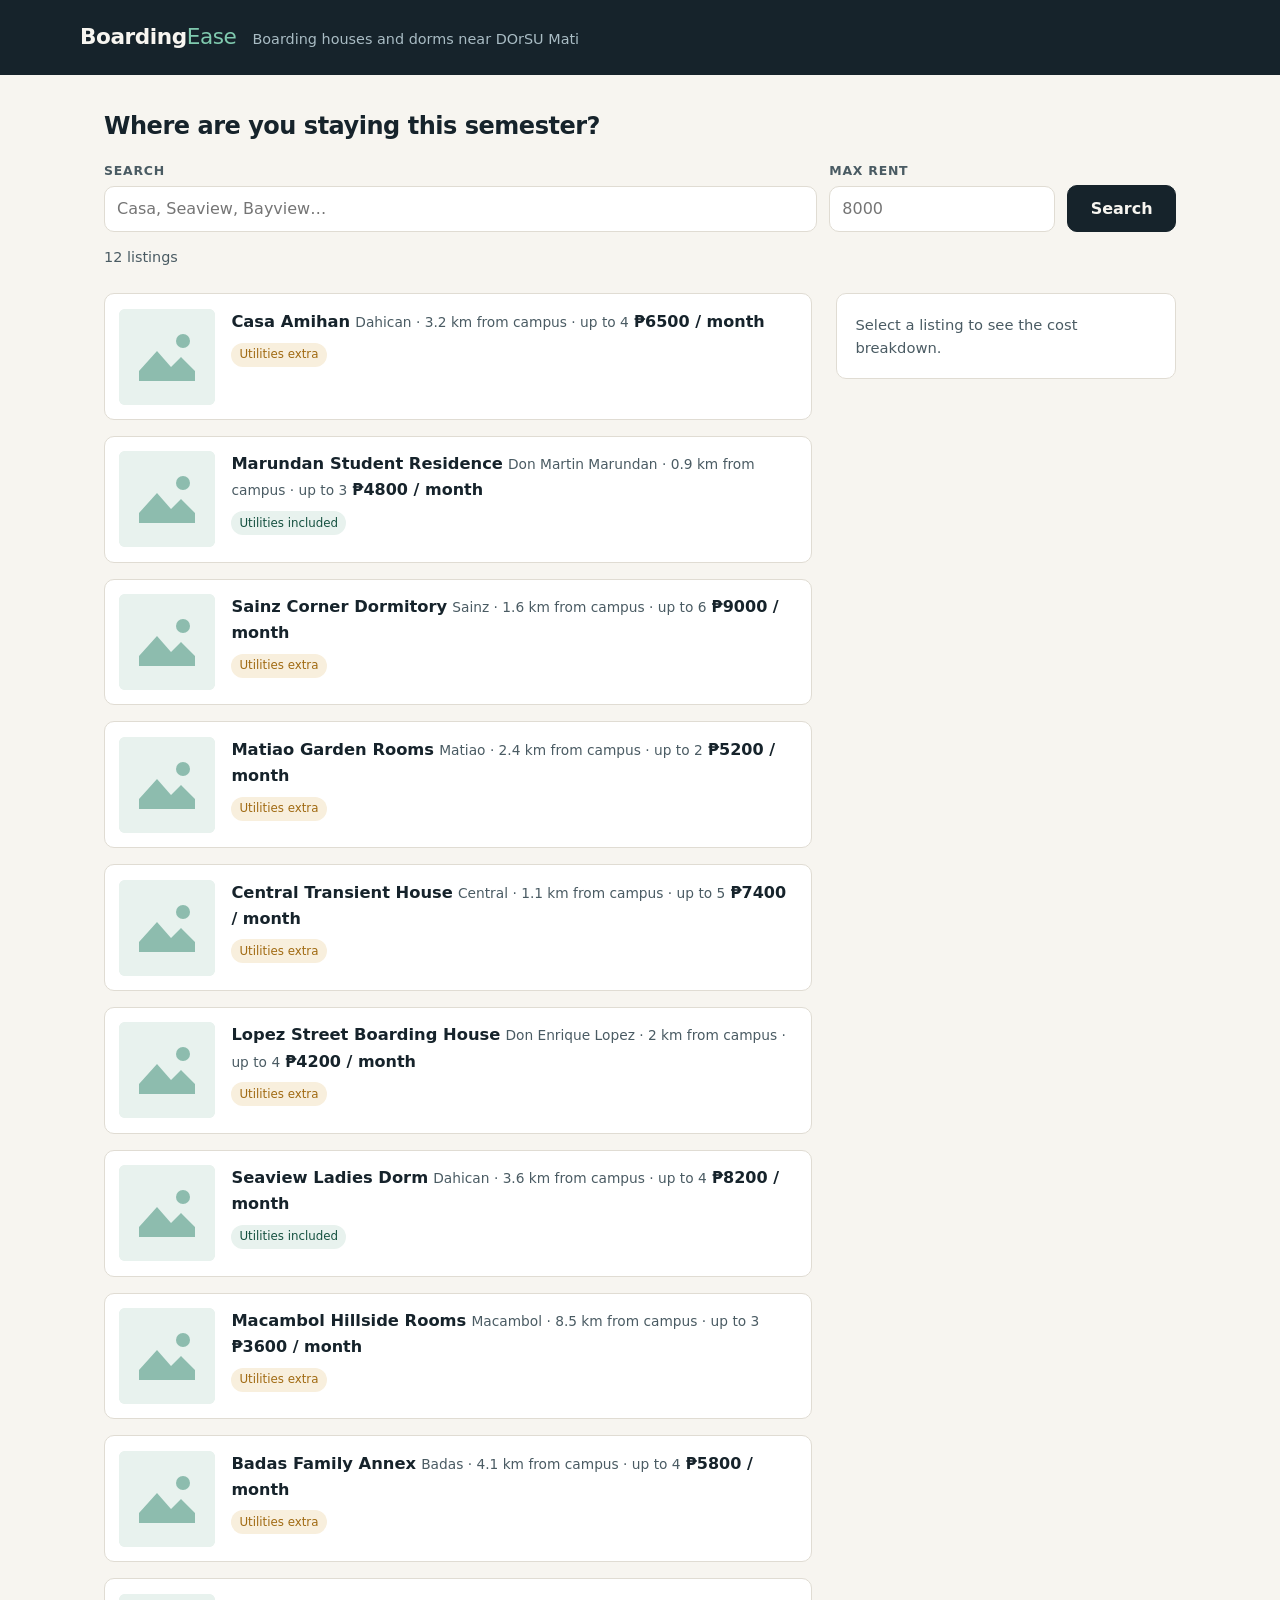
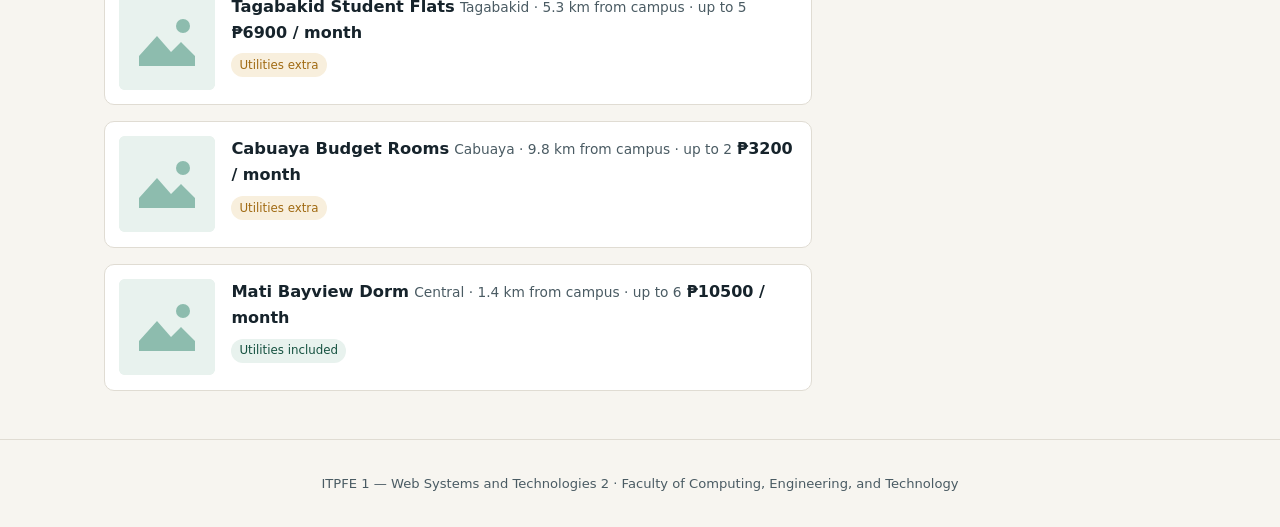
<file: boardingease/index.html>
<!doctype html>
<html lang="en">
  <head>
    <meta charset="UTF-8" />
    <meta name="viewport" content="width=device-width, initial-scale=1.0" />
    <title>BoardingEase — find a place near campus</title>
    <link rel="stylesheet" href="./css/main.css" />
  </head>

  <body>
    <header class="masthead">
      <div class="masthead__inner">
        <p class="wordmark">Boarding<span>Ease</span></p>
        <p class="masthead__tagline">
          Boarding houses and dorms near DOrSU Mati
        </p>
      </div>
    </header>

    <main class="layout">
      <section class="search" aria-labelledby="search-heading">
        <h1 id="search-heading" class="search__heading">
          Where are you staying this semester?
        </h1>

        <form class="search__form" id="search-form">
          <label class="field">
            <span class="field__label">Search</span>
            <input
              class="field__input"
              type="search"
              id="search-input"
              name="query"
              placeholder="Casa, Seaview, Bayview…"
              autocomplete="off"
            />
          </label>

          <label class="field field--narrow">
            <span class="field__label">Max rent</span>
            <input
              class="field__input"
              type="number"
              id="max-rent"
              name="maxRent"
              min="0"
              step="500"
              placeholder="8000"
            />
          </label>

          <button class="button" type="submit">Search</button>
        </form>

        <p class="search__count" id="result-count" role="status"></p>
      </section>

      <div class="columns">
        <section class="results" aria-labelledby="results-heading">
          <h2 id="results-heading" class="visually-hidden">Search results</h2>

          <ul class="results__list" id="results-list">
            <!-- Dire ta mag insert ug card list -->
          </ul>
        </section>

        <aside class="detail" id="detail-panel" aria-live="polite">
          <!-- Gi puno ni sa JS. renderDetail() ang mag butang sa sulod. -->
          <p class="detail__empty">
            Select a listing to see the cost breakdown.
          </p>
        </aside>
      </div>
    </main>

    <footer class="footer">
      <p>
        ITPFE 1 — Web Systems and Technologies 2 · Faculty of Computing,
        Engineering, and Technology
      </p>
    </footer>
    <script type="module" src="js/app.js"></script>
  </body>
</html>
</file>
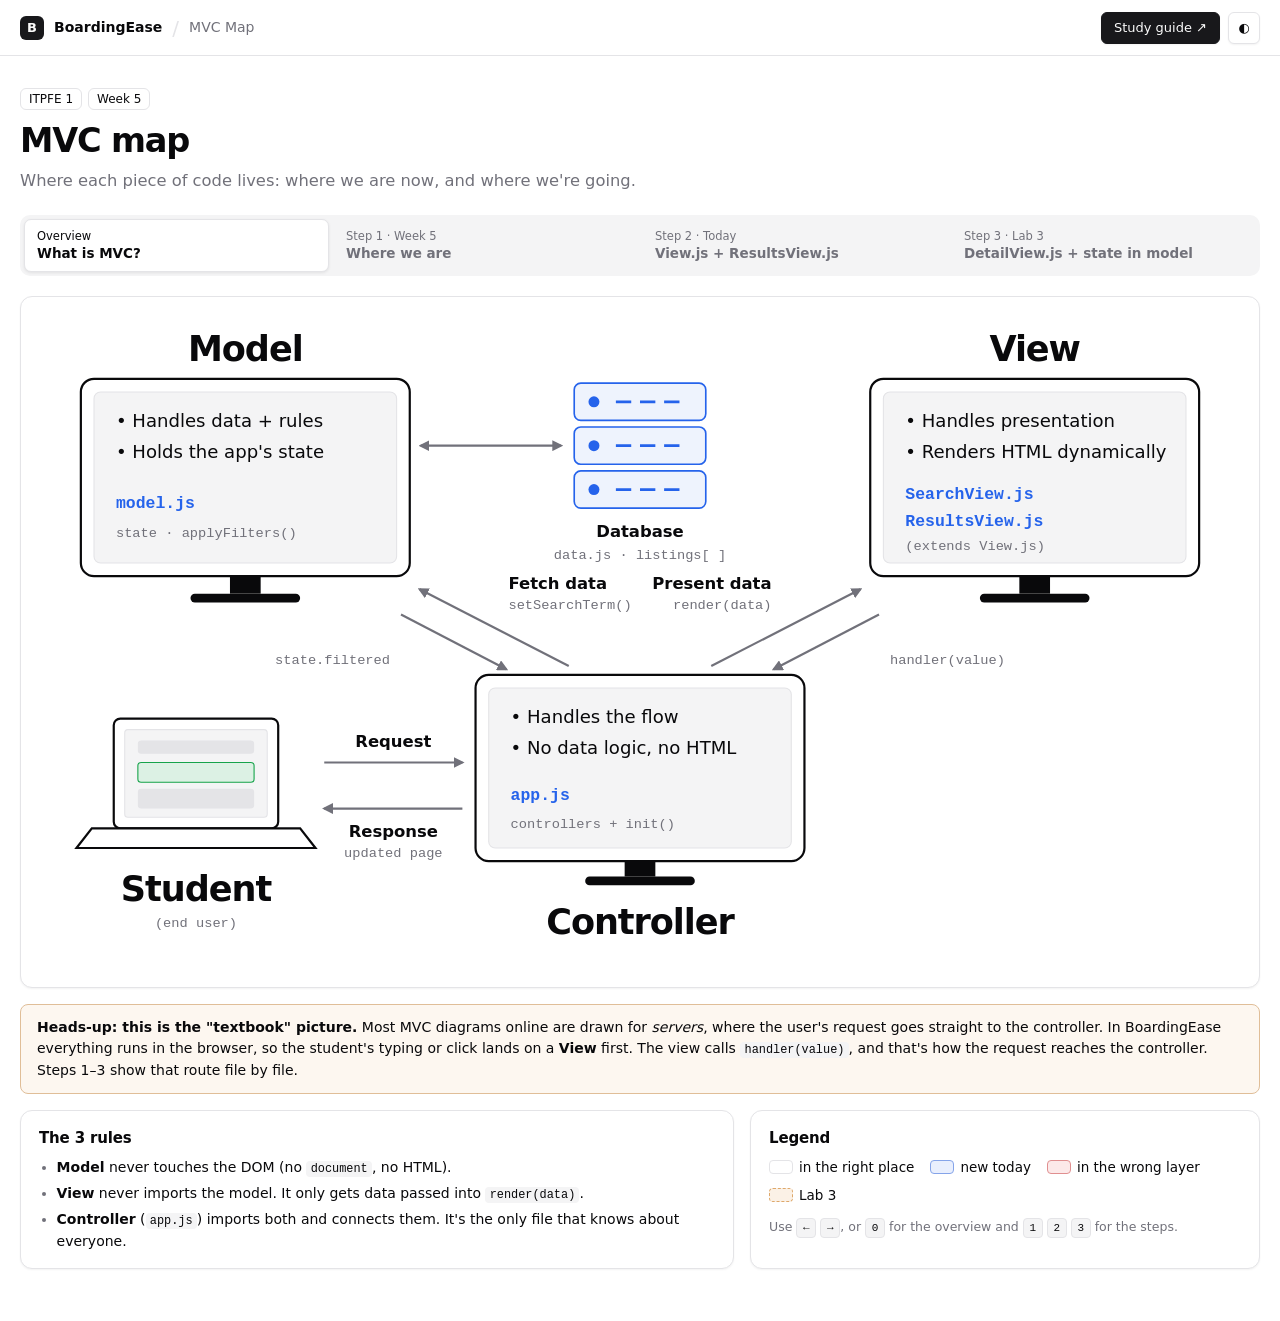
<file: boardingease/mvc-diagram.html>
<!doctype html>
<html lang="en">
  <head>
    <meta charset="UTF-8" />
    <meta name="viewport" content="width=device-width, initial-scale=1.0" />
    <title>BoardingEase MVC Map</title>
    <style>
      /* ---------- Tokens (shadcn / zinc), same as study-guide.html ---------- */
      :root {
        --background: #ffffff;
        --foreground: #09090b;
        --muted: #f4f4f5;
        --muted-foreground: #71717a;
        --border: #e4e4e7;
        --card: #ffffff;
        --primary: #18181b;
        --primary-foreground: #fafafa;
        --ring: #a1a1aa;
        --green: #16a34a;
        --blue: #2563eb;
        --amber: #d97706;
        --red: #dc2626;
        --header-bg: rgba(255, 255, 255, 0.8);
        --shadow: 0 1px 2px 0 rgba(0, 0, 0, 0.05);
        --radius: 8px;
        --font: "Geist", "Inter", ui-sans-serif, system-ui, -apple-system, "Segoe UI", Roboto, sans-serif;
        --mono: "Geist Mono", ui-monospace, SFMono-Regular, Menlo, Consolas, monospace;
      }
      @media (prefers-color-scheme: dark) {
        :root:not([data-theme="light"]) {
          --background: #09090b;
          --foreground: #fafafa;
          --muted: #18181b;
          --muted-foreground: #a1a1aa;
          --border: #27272a;
          --card: #09090b;
          --primary: #fafafa;
          --primary-foreground: #18181b;
          --ring: #52525b;
          --green: #4ade80;
          --blue: #60a5fa;
          --amber: #fbbf24;
          --red: #f87171;
          --header-bg: rgba(9, 9, 11, 0.75);
          --shadow: none;
        }
      }
      :root[data-theme="dark"] {
        --background: #09090b;
        --foreground: #fafafa;
        --muted: #18181b;
        --muted-foreground: #a1a1aa;
        --border: #27272a;
        --card: #09090b;
        --primary: #fafafa;
        --primary-foreground: #18181b;
        --ring: #52525b;
        --green: #4ade80;
        --blue: #60a5fa;
        --amber: #fbbf24;
        --red: #f87171;
        --header-bg: rgba(9, 9, 11, 0.75);
        --shadow: none;
      }

      /* ---------- Base ---------- */
      *,
      *::before,
      *::after {
        box-sizing: border-box;
      }
      body {
        margin: 0;
        font-family: var(--font);
        font-size: 15px;
        line-height: 1.5;
        color: var(--foreground);
        background: var(--background);
        -webkit-font-smoothing: antialiased;
      }
      code,
      .mono {
        font-family: var(--mono);
        font-size: 0.85em;
        font-weight: 500;
      }
      code {
        background: var(--muted);
        border-radius: 4px;
        padding: 0.1em 0.35em;
      }
      :focus-visible {
        outline: 2px solid var(--ring);
        outline-offset: 2px;
      }

      /* ---------- Header ---------- */
      .top {
        position: sticky;
        top: 0;
        z-index: 20;
        height: 56px;
        border-bottom: 1px solid var(--border);
        background: var(--header-bg);
        backdrop-filter: saturate(180%) blur(12px);
        -webkit-backdrop-filter: saturate(180%) blur(12px);
      }
      .top__inner {
        max-width: 1360px;
        height: 100%;
        margin: 0 auto;
        padding: 0 20px;
        display: flex;
        align-items: center;
        justify-content: space-between;
        gap: 12px;
      }
      .brand {
        display: flex;
        align-items: center;
        gap: 10px;
        min-width: 0;
        font-size: 14px;
        font-weight: 600;
        color: var(--foreground);
        text-decoration: none;
        white-space: nowrap;
      }
      .logo {
        display: grid;
        place-items: center;
        width: 24px;
        height: 24px;
        border-radius: 6px;
        background: var(--primary);
        color: var(--primary-foreground);
        font-size: 13px;
        font-weight: 800;
      }
      .brand__sep {
        color: var(--border);
        font-weight: 300;
        font-size: 20px;
      }
      .brand__page {
        color: var(--muted-foreground);
        font-weight: 500;
      }
      .top__actions {
        display: flex;
        gap: 8px;
        flex-shrink: 0;
      }
      .btn {
        display: inline-flex;
        align-items: center;
        gap: 6px;
        height: 32px;
        padding: 0 12px;
        border: 1px solid var(--border);
        border-radius: 6px;
        background: var(--background);
        color: var(--foreground);
        font: inherit;
        font-size: 13px;
        font-weight: 500;
        cursor: pointer;
        text-decoration: none;
        box-shadow: var(--shadow);
      }
      .btn:hover {
        background: var(--muted);
      }
      .btn--primary {
        background: var(--primary);
        color: var(--primary-foreground);
        border-color: var(--primary);
      }
      .btn--primary:hover {
        background: var(--primary);
        opacity: 0.9;
      }
      .btn--icon {
        width: 32px;
        padding: 0;
        justify-content: center;
      }

      /* ---------- Page ---------- */
      .wrap {
        max-width: 1360px;
        margin: 0 auto;
        padding: 32px 20px 56px;
      }
      .hero {
        margin-bottom: 22px;
      }
      .eyebrow {
        display: flex;
        flex-wrap: wrap;
        gap: 6px;
        margin-bottom: 12px;
      }
      .pill {
        display: inline-flex;
        align-items: center;
        height: 22px;
        padding: 0 8px;
        border: 1px solid var(--border);
        border-radius: 6px;
        font-size: 12px;
        font-weight: 500;
      }
      h1 {
        margin: 0;
        font-size: 2.1rem;
        line-height: 1.15;
        font-weight: 700;
        letter-spacing: -0.035em;
      }
      .sub {
        margin: 8px 0 0;
        color: var(--muted-foreground);
        font-size: 1.02rem;
      }

      /* ---------- Tabs (shadcn TabsList) ---------- */
      .tabs {
        display: grid;
        grid-template-columns: repeat(4, minmax(0, 1fr));
        gap: 4px;
        padding: 4px;
        margin-bottom: 20px;
        background: var(--muted);
        border-radius: 10px;
      }
      .tab {
        text-align: left;
        border: 1px solid transparent;
        background: transparent;
        color: var(--muted-foreground);
        border-radius: 7px;
        padding: 8px 12px;
        font: inherit;
        cursor: pointer;
        transition: background 0.15s, color 0.15s;
      }
      .tab:hover {
        color: var(--foreground);
      }
      .tab small {
        display: block;
        font-size: 11.5px;
        font-weight: 500;
      }
      .tab strong {
        display: block;
        font-size: 13.5px;
        font-weight: 600;
        line-height: 1.3;
      }
      .tab[aria-selected="true"] {
        background: var(--background);
        color: var(--foreground);
        border-color: var(--border);
        box-shadow: 0 1px 3px rgba(0, 0, 0, 0.08);
      }

      /* ---------- Lanes ---------- */
      .board {
        display: grid;
        grid-template-columns: 1fr 124px 1.15fr 124px 1fr;
        align-items: stretch;
      }
      .lane {
        background: var(--card);
        border: 1px solid var(--border);
        border-radius: 12px;
        box-shadow: var(--shadow);
        padding: 14px;
        display: flex;
        flex-direction: column;
        gap: 10px;
        min-width: 0;
      }
      .lane__head {
        display: flex;
        align-items: baseline;
        justify-content: space-between;
        gap: 8px;
        padding: 0 2px 10px;
        border-bottom: 1px solid var(--border);
      }
      .lane__title {
        display: inline-flex;
        align-items: center;
        gap: 8px;
        font-weight: 600;
        font-size: 15px;
        letter-spacing: -0.01em;
      }
      .lane__title::before {
        content: "";
        width: 8px;
        height: 8px;
        border-radius: 50%;
        background: var(--muted-foreground);
      }
      .board > .lane:nth-child(1) .lane__title::before {
        background: var(--blue);
      }
      .board > .lane:nth-child(3) .lane__title::before {
        background: var(--amber);
      }
      .board > .lane:nth-child(5) .lane__title::before {
        background: var(--green);
      }
      .lane__role {
        color: var(--muted-foreground);
        font-size: 12px;
        text-align: right;
      }

      .link {
        display: flex;
        flex-direction: column;
        justify-content: center;
        gap: 22px;
        padding: 0 8px;
      }
      .arrow {
        display: flex;
        flex-direction: column;
        align-items: center;
        gap: 4px;
        font-size: 11px;
        color: var(--ring);
        text-align: center;
      }
      .arrow svg {
        width: 72px;
        height: 16px;
        overflow: visible;
      }
      .arrow svg line,
      .arrow svg path {
        stroke: currentColor;
        stroke-width: 1.5;
        fill: none;
      }
      .arrow b {
        font-family: var(--mono);
        font-weight: 500;
        color: var(--muted-foreground);
        font-size: 11.5px;
        overflow-wrap: anywhere;
      }
      .arrow .num {
        display: inline-grid;
        place-items: center;
        width: 20px;
        height: 20px;
        border-radius: 50%;
        background: var(--muted);
        border: 1px solid var(--border);
        color: var(--foreground);
        font-family: var(--mono);
        font-weight: 600;
        font-size: 11px;
      }

      /* ---------- File cards ---------- */
      .file {
        border: 1px solid var(--border);
        border-radius: var(--radius);
        background: var(--card);
        padding: 10px 12px 12px;
        position: relative;
      }
      .file--misplaced {
        border-color: color-mix(in srgb, var(--red) 45%, var(--border));
        background: color-mix(in srgb, var(--red) 5%, var(--card));
      }
      .file--next {
        border-style: dashed;
        border-color: color-mix(in srgb, var(--amber) 55%, var(--border));
        background: color-mix(in srgb, var(--amber) 5%, var(--card));
      }
      .file--new {
        border-color: color-mix(in srgb, var(--blue) 50%, var(--border));
        background: color-mix(in srgb, var(--blue) 5%, var(--card));
      }
      .file__name {
        font-family: var(--mono);
        font-weight: 600;
        font-size: 13.5px;
        display: flex;
        flex-wrap: wrap;
        align-items: center;
        gap: 6px;
      }
      .file__note {
        color: var(--muted-foreground);
        font-size: 12.5px;
        margin: 4px 0;
      }
      .file ul {
        margin: 8px 0 0;
        padding: 0;
        list-style: none;
        display: flex;
        flex-wrap: wrap;
        gap: 4px;
      }
      .file li {
        font-family: var(--mono);
        font-size: 11.5px;
        padding: 1px 7px;
        border-radius: 5px;
        background: var(--muted);
        color: var(--foreground);
      }
      .file .group {
        margin-top: 10px;
        padding: 8px 10px 10px;
        border-radius: 7px;
      }
      .group__label {
        display: flex;
        align-items: center;
        gap: 6px;
        font-size: 11px;
        font-weight: 600;
        text-transform: uppercase;
        letter-spacing: 0.05em;
      }
      .group--ok {
        border: 1px solid color-mix(in srgb, var(--green) 40%, var(--border));
      }
      .group--ok .group__label {
        color: var(--green);
      }
      .group--bad {
        border: 1px solid color-mix(in srgb, var(--red) 45%, var(--border));
        background: color-mix(in srgb, var(--red) 6%, var(--card));
      }
      .group--bad .group__label {
        color: var(--red);
      }
      .group--next {
        border: 1px dashed color-mix(in srgb, var(--amber) 55%, var(--border));
        background: color-mix(in srgb, var(--amber) 6%, var(--card));
      }
      .group--next .group__label {
        color: var(--amber);
      }

      .badge {
        display: inline-flex;
        align-items: center;
        gap: 5px;
        height: 18px;
        padding: 0 6px;
        border: 1px solid var(--border);
        border-radius: 5px;
        font-family: var(--font);
        font-size: 10.5px;
        font-weight: 500;
        color: var(--foreground);
        background: var(--background);
        text-transform: none;
        letter-spacing: 0;
      }
      .badge::before {
        content: "";
        width: 6px;
        height: 6px;
        border-radius: 50%;
        background: var(--muted-foreground);
      }
      .badge--new::before {
        background: var(--blue);
      }
      .badge--bad::before {
        background: var(--red);
      }
      .badge--next::before {
        background: var(--amber);
      }

      .extends {
        display: flex;
        align-items: center;
        gap: 8px;
        margin: -4px 0 -4px 22px;
        color: var(--blue);
        font-size: 11.5px;
        font-family: var(--mono);
        font-weight: 500;
      }
      .extends svg {
        width: 14px;
        height: 22px;
      }
      .extends path {
        stroke: currentColor;
        stroke-width: 1.5;
        fill: var(--card);
      }
      .children {
        display: flex;
        flex-direction: column;
        gap: 8px;
        padding-left: 16px;
        border-left: 1px solid color-mix(in srgb, var(--blue) 50%, var(--border));
        margin-left: 8px;
      }

      /* ---------- Flow ---------- */
      .flow {
        margin-top: 16px;
        background: var(--card);
        border: 1px solid var(--border);
        border-radius: 12px;
        box-shadow: var(--shadow);
        padding: 16px 18px;
      }
      .flow h2 {
        margin: 0 0 12px;
        font-size: 15px;
        font-weight: 600;
        letter-spacing: -0.01em;
      }
      .flow h2 span {
        color: var(--muted-foreground);
        font-weight: 400;
      }
      .steps {
        display: grid;
        grid-template-columns: repeat(4, minmax(0, 1fr));
        gap: 10px;
        margin: 0;
        padding: 0;
        list-style: none;
        counter-reset: step;
      }
      .steps li {
        counter-increment: step;
        position: relative;
        padding: 12px 12px 12px 46px;
        border-radius: var(--radius);
        border: 1px solid var(--border);
        font-size: 13.5px;
      }
      .steps li::before {
        content: counter(step);
        position: absolute;
        left: 12px;
        top: 12px;
        width: 24px;
        height: 24px;
        border-radius: 50%;
        display: grid;
        place-items: center;
        background: var(--muted);
        border: 1px solid var(--border);
        font-family: var(--mono);
        font-weight: 600;
        font-size: 11.5px;
      }
      .steps code {
        overflow-wrap: anywhere;
      }
      .steps li.bad {
        border-color: color-mix(in srgb, var(--red) 45%, var(--border));
        background: color-mix(in srgb, var(--red) 5%, var(--card));
      }
      .steps b {
        display: block;
        margin-bottom: 2px;
        font-size: 11px;
        font-weight: 600;
        text-transform: uppercase;
        letter-spacing: 0.05em;
        color: var(--muted-foreground);
      }

      /* ---------- Bottom ---------- */
      .bottom {
        display: grid;
        grid-template-columns: 1.4fr 1fr;
        gap: 16px;
        margin-top: 16px;
      }
      .card {
        background: var(--card);
        border: 1px solid var(--border);
        border-radius: 12px;
        box-shadow: var(--shadow);
        padding: 16px 18px;
      }
      .card h2 {
        margin: 0 0 8px;
        font-size: 15px;
        font-weight: 600;
        letter-spacing: -0.01em;
      }
      .card ul {
        margin: 0;
        padding-left: 1.1rem;
        font-size: 14px;
      }
      .card li + li {
        margin-top: 4px;
      }
      .card li::marker {
        color: var(--muted-foreground);
      }
      .legend {
        display: flex;
        flex-wrap: wrap;
        gap: 8px 16px;
        font-size: 13.5px;
      }
      .swatch {
        display: inline-block;
        width: 24px;
        height: 14px;
        border-radius: 4px;
        vertical-align: -2px;
        margin-right: 6px;
        border: 1px solid var(--border);
      }
      .sw-done {
        background: var(--card);
      }
      .sw-new {
        border-color: color-mix(in srgb, var(--blue) 50%, var(--border));
        background: color-mix(in srgb, var(--blue) 10%, var(--card));
      }
      .sw-bad {
        border-color: color-mix(in srgb, var(--red) 45%, var(--border));
        background: color-mix(in srgb, var(--red) 10%, var(--card));
      }
      .sw-next {
        border-style: dashed;
        border-color: color-mix(in srgb, var(--amber) 55%, var(--border));
        background: color-mix(in srgb, var(--amber) 10%, var(--card));
      }
      .hint {
        margin: 12px 0 0;
        color: var(--muted-foreground);
        font-size: 12.5px;
      }
      kbd {
        display: inline-grid;
        place-items: center;
        min-width: 20px;
        height: 20px;
        padding: 0 5px;
        font-family: var(--mono);
        font-size: 11px;
        font-weight: 500;
        color: var(--foreground);
        background: var(--muted);
        border: 1px solid var(--border);
        border-radius: 4px;
      }

      /* ---------- Overview ---------- */
      .ov-wrap {
        background: var(--card);
        border: 1px solid var(--border);
        border-radius: 12px;
        box-shadow: var(--shadow);
        padding: 16px;
      }
      .ov {
        display: block;
        width: 100%;
        height: auto;
      }
      .ov-title {
        font-family: var(--font);
        font-size: 32px;
        font-weight: 700;
        letter-spacing: -0.03em;
        fill: var(--foreground);
      }
      .ov-frame {
        fill: var(--card);
        stroke: var(--foreground);
        stroke-width: 2;
      }
      .ov-screen {
        fill: var(--muted);
        stroke: var(--border);
      }
      .ov-stand {
        fill: var(--foreground);
      }
      .ov-text {
        font-family: var(--font);
        font-size: 16.5px;
        font-weight: 500;
        fill: var(--foreground);
      }
      .ov-file {
        font-family: var(--mono);
        font-size: 15px;
        font-weight: 600;
        fill: var(--blue);
      }
      .ov-code,
      .ov-caption {
        font-family: var(--mono);
        font-size: 12.5px;
        fill: var(--muted-foreground);
      }
      .ov-label {
        font-family: var(--font);
        font-size: 15px;
        font-weight: 600;
        fill: var(--foreground);
      }
      .ov-arrow {
        stroke: var(--muted-foreground);
        stroke-width: 2;
        fill: none;
      }
      .ov-head {
        fill: var(--muted-foreground);
      }
      .ov-db {
        fill: color-mix(in srgb, var(--blue) 8%, var(--card));
        stroke: var(--blue);
        stroke-width: 1.5;
      }
      .ov-dot {
        fill: var(--blue);
      }
      .ov-dash {
        stroke: var(--blue);
        stroke-width: 2.5;
        stroke-dasharray: 14 8;
      }
      .ov-ui {
        fill: var(--border);
      }
      .ov-ui--accent {
        fill: color-mix(in srgb, var(--green) 15%, var(--card));
        stroke: var(--green);
      }
      .ov-note {
        margin-top: 16px;
        padding: 12px 16px;
        border: 1px solid color-mix(in srgb, var(--amber) 35%, var(--border));
        border-radius: var(--radius);
        background: color-mix(in srgb, var(--amber) 6%, var(--background));
        font-size: 14px;
      }

      .panel[hidden] {
        display: none;
      }

      /* ---------- Responsive ---------- */
      @media (max-width: 1100px) {
        .board {
          grid-template-columns: 1fr;
        }
        .link {
          flex-direction: row;
          justify-content: center;
          padding: 8px 0;
          gap: 24px;
        }
        .arrow svg {
          transform: rotate(90deg);
          width: 40px;
          margin: 10px 0;
        }
        .steps {
          grid-template-columns: repeat(2, minmax(0, 1fr));
        }
        .bottom {
          grid-template-columns: 1fr;
        }
      }
      @media (max-width: 760px) {
        .tabs {
          grid-template-columns: 1fr 1fr;
        }
      }
      @media (max-width: 560px) {
        body {
          font-size: 14.5px;
        }
        .top__inner,
        .wrap {
          padding-left: 16px;
          padding-right: 16px;
        }
        .brand__sep,
        .brand__page {
          display: none;
        }
        h1 {
          font-size: 1.75rem;
        }
        .steps {
          grid-template-columns: minmax(0, 1fr);
        }
      }
    </style>
  </head>
  <body>
    <header class="top">
      <div class="top__inner">
        <a class="brand" href="study-guide.html">
          <span class="logo">B</span>
          <span>BoardingEase</span>
          <span class="brand__sep">/</span>
          <span class="brand__page">MVC Map</span>
        </a>
        <div class="top__actions">
          <a class="btn btn--primary" href="study-guide.html">Study guide ↗</a>
          <button class="btn btn--icon" type="button" id="theme-toggle" aria-label="Toggle theme" title="Toggle theme">◐</button>
        </div>
      </div>
    </header>

    <div class="wrap">
      <div class="hero">
        <div class="eyebrow"><span class="pill">ITPFE 1</span><span class="pill">Week 5</span></div>
        <h1>MVC map</h1>
        <p class="sub">Where each piece of code lives: where we are now, and where we're going.</p>
      </div>

      <div class="tabs" role="tablist" aria-label="Stages">
        <button
          class="tab"
          role="tab"
          id="tab-0"
          aria-controls="panel-0"
          aria-selected="true"
        >
          <small>Overview</small><strong>What is MVC?</strong>
        </button>
        <button
          class="tab"
          role="tab"
          id="tab-1"
          aria-controls="panel-1"
          aria-selected="false"
          tabindex="-1"
        >
          <small>Step 1 · Week 5</small><strong>Where we are</strong>
        </button>
        <button
          class="tab"
          role="tab"
          id="tab-2"
          aria-controls="panel-2"
          aria-selected="false"
          tabindex="-1"
        >
          <small>Step 2 · Today</small><strong>View.js + ResultsView.js</strong>
        </button>
        <button
          class="tab"
          role="tab"
          id="tab-3"
          aria-controls="panel-3"
          aria-selected="false"
          tabindex="-1"
        >
          <small>Step 3 · Lab 3</small
          ><strong>DetailView.js + state in model</strong>
        </button>
      </div>

      <!-- ============ PANEL 0: OVERVIEW ============ -->
      <section
        class="panel"
        id="panel-0"
        role="tabpanel"
        aria-labelledby="tab-0"
      >
        <div class="ov-wrap">
          <svg
            class="ov"
            viewBox="0 0 1100 600"
            role="img"
            aria-labelledby="ov-title ov-desc"
          >
            <title id="ov-title">MVC overview for BoardingEase</title>
            <desc id="ov-desc">
              The Model (model.js) reads from data.js. The Controller (app.js)
              sits between the Model and the View (SearchView.js,
              ResultsView.js). The student sends a request to the controller and
              gets back an updated page.
            </desc>
            <defs>
              <marker
                id="ov-ah"
                viewBox="0 0 10 10"
                refX="8"
                refY="5"
                markerWidth="5"
                markerHeight="5"
                orient="auto-start-reverse"
              >
                <path d="M0,0 L10,5 L0,10 z" class="ov-head" />
              </marker>
            </defs>

            <!-- MODEL -->
            <text class="ov-title" x="190" y="44" text-anchor="middle">
              Model
            </text>
            <rect
              class="ov-frame"
              x="40"
              y="60"
              width="300"
              height="180"
              rx="12"
            />
            <rect
              class="ov-screen"
              x="52"
              y="72"
              width="276"
              height="156"
              rx="6"
            />
            <rect class="ov-stand" x="176" y="240" width="28" height="16" />
            <rect
              class="ov-stand"
              x="140"
              y="256"
              width="100"
              height="8"
              rx="4"
            />
            <text class="ov-text" x="72" y="104">• Handles data + rules</text>
            <text class="ov-text" x="72" y="132">• Holds the app's state</text>
            <text class="ov-file" x="72" y="178">model.js</text>
            <text class="ov-code" x="72" y="204">state · applyFilters()</text>

            <!-- DATABASE -->
            <rect class="ov-db" x="490" y="64" width="120" height="34" rx="6" />
            <rect
              class="ov-db"
              x="490"
              y="104"
              width="120"
              height="34"
              rx="6"
            />
            <rect
              class="ov-db"
              x="490"
              y="144"
              width="120"
              height="34"
              rx="6"
            />
            <circle class="ov-dot" cx="508" cy="81" r="5" />
            <circle class="ov-dot" cx="508" cy="121" r="5" />
            <circle class="ov-dot" cx="508" cy="161" r="5" />
            <line class="ov-dash" x1="528" y1="81" x2="594" y2="81" />
            <line class="ov-dash" x1="528" y1="121" x2="594" y2="121" />
            <line class="ov-dash" x1="528" y1="161" x2="594" y2="161" />
            <text class="ov-label" x="550" y="204" text-anchor="middle">
              Database
            </text>
            <text class="ov-caption" x="550" y="224" text-anchor="middle">
              data.js · listings[ ]
            </text>
            <line
              class="ov-arrow"
              x1="350"
              y1="121"
              x2="478"
              y2="121"
              marker-start="url(#ov-ah)"
              marker-end="url(#ov-ah)"
            />

            <!-- VIEW -->
            <text class="ov-title" x="910" y="44" text-anchor="middle">
              View
            </text>
            <rect
              class="ov-frame"
              x="760"
              y="60"
              width="300"
              height="180"
              rx="12"
            />
            <rect
              class="ov-screen"
              x="772"
              y="72"
              width="276"
              height="156"
              rx="6"
            />
            <rect class="ov-stand" x="896" y="240" width="28" height="16" />
            <rect
              class="ov-stand"
              x="860"
              y="256"
              width="100"
              height="8"
              rx="4"
            />
            <text class="ov-text" x="792" y="104">• Handles presentation</text>
            <text class="ov-text" x="792" y="132">
              • Renders HTML dynamically
            </text>
            <text class="ov-file" x="792" y="170">SearchView.js</text>
            <text class="ov-file" x="792" y="194">ResultsView.js</text>
            <text class="ov-code" x="792" y="216">(extends View.js)</text>

            <!-- CONTROLLER -->
            <rect
              class="ov-frame"
              x="400"
              y="330"
              width="300"
              height="170"
              rx="12"
            />
            <rect
              class="ov-screen"
              x="412"
              y="342"
              width="276"
              height="146"
              rx="6"
            />
            <rect class="ov-stand" x="536" y="500" width="28" height="14" />
            <rect
              class="ov-stand"
              x="500"
              y="514"
              width="100"
              height="8"
              rx="4"
            />
            <text class="ov-text" x="432" y="374">• Handles the flow</text>
            <text class="ov-text" x="432" y="402">
              • No data logic, no HTML
            </text>
            <text class="ov-file" x="432" y="444">app.js</text>
            <text class="ov-code" x="432" y="470">controllers + init()</text>
            <text class="ov-title" x="550" y="566" text-anchor="middle">
              Controller
            </text>

            <!-- END USER -->
            <rect
              class="ov-frame"
              x="70"
              y="370"
              width="150"
              height="100"
              rx="6"
            />
            <rect
              class="ov-screen"
              x="80"
              y="380"
              width="130"
              height="80"
              rx="3"
            />
            <rect class="ov-ui" x="92" y="390" width="106" height="12" rx="3" />
            <rect
              class="ov-ui ov-ui--accent"
              x="92"
              y="410"
              width="106"
              height="18"
              rx="3"
            />
            <rect class="ov-ui" x="92" y="434" width="106" height="18" rx="3" />
            <path class="ov-frame" d="M50 470 H240 L254 488 H36 Z" />
            <text class="ov-title" x="145" y="536" text-anchor="middle">
              Student
            </text>
            <text class="ov-caption" x="145" y="560" text-anchor="middle">
              (end user)
            </text>

            <!-- User ↔ Controller -->
            <line
              class="ov-arrow"
              x1="262"
              y1="410"
              x2="388"
              y2="410"
              marker-end="url(#ov-ah)"
            />
            <text class="ov-label" x="325" y="396" text-anchor="middle">
              Request
            </text>
            <line
              class="ov-arrow"
              x1="388"
              y1="452"
              x2="262"
              y2="452"
              marker-end="url(#ov-ah)"
            />
            <text class="ov-label" x="325" y="478" text-anchor="middle">
              Response
            </text>
            <text class="ov-caption" x="325" y="496" text-anchor="middle">
              updated page
            </text>

            <!-- Controller ↔ Model -->
            <line
              class="ov-arrow"
              x1="485"
              y1="322"
              x2="349"
              y2="252"
              marker-end="url(#ov-ah)"
            />
            <text class="ov-label" x="430" y="252">Fetch data</text>
            <text class="ov-caption" x="430" y="270">setSearchTerm()</text>
            <line
              class="ov-arrow"
              x1="332"
              y1="275"
              x2="428"
              y2="325"
              marker-end="url(#ov-ah)"
            />
            <text class="ov-caption" x="322" y="320" text-anchor="end">
              state.filtered
            </text>

            <!-- Controller ↔ View -->
            <line
              class="ov-arrow"
              x1="615"
              y1="322"
              x2="751"
              y2="252"
              marker-end="url(#ov-ah)"
            />
            <text class="ov-label" x="670" y="252" text-anchor="end">
              Present data
            </text>
            <text class="ov-caption" x="670" y="270" text-anchor="end">
              render(data)
            </text>
            <line
              class="ov-arrow"
              x1="768"
              y1="275"
              x2="672"
              y2="325"
              marker-end="url(#ov-ah)"
            />
            <text class="ov-caption" x="778" y="320">handler(value)</text>
          </svg>
        </div>

        <div class="ov-note">
          <strong>Heads-up: this is the "textbook" picture.</strong> Most MVC
          diagrams online are drawn for <em>servers</em>, where the user's
          request goes straight to the controller. In BoardingEase everything
          runs in the browser, so the student's typing or click lands on a
          <strong>View</strong> first. The view calls
          <code>handler(value)</code>, and that's how the request reaches the
          controller. Steps 1–3 show that route file by file.
        </div>
      </section>

      <!-- ============ PANEL 1: WHERE WE ARE ============ -->
      <section
        class="panel"
        id="panel-1"
        role="tabpanel"
        aria-labelledby="tab-1"
        hidden
      >
        <div class="board">
          <div class="lane">
            <div class="lane__head">
              <span class="lane__title">View</span>
              <span class="lane__role">DOM: reads input, shows output</span>
            </div>
            <div class="file">
              <div class="file__name">views/SearchView.js</div>
              <ul>
                <li>addSearchHandler(handler)</li>
                <li>addMaxRentHandler(handler)</li>
                <li>addFormHandler()</li>
                <li>renderCount(count)</li>
              </ul>
            </div>
            <div class="file file--misplaced">
              <div class="file__name">
                results list + detail panel
                <span class="badge badge--bad">no view yet</span>
              </div>
              <p class="file__note">
                The rest of the page has no view file yet. Its code is still
                inside
                <code>app.js</code> →
              </p>
            </div>
          </div>

          <div class="link" aria-hidden="true">
            <div class="arrow">
              <span class="num">2</span>
              <svg viewBox="0 0 72 16">
                <line x1="2" y1="8" x2="66" y2="8" />
                <path d="M58 2 L68 8 L58 14" />
              </svg>
              <b>handler(term)</b>
            </div>
            <div class="arrow">
              <span class="num">4</span>
              <svg viewBox="0 0 72 16">
                <line x1="6" y1="8" x2="70" y2="8" />
                <path d="M14 2 L4 8 L14 14" />
              </svg>
              <b>renderCount(n)</b>
            </div>
          </div>

          <div class="lane">
            <div class="lane__head">
              <span class="lane__title">Controller</span>
              <span class="lane__role">connects view ↔ model</span>
            </div>
            <div class="file">
              <div class="file__name">app.js</div>
              <div class="group group--ok">
                <div class="group__label">Controllers ✓</div>
                <ul>
                  <li>searchController(term)</li>
                  <li>maxRentController(value)</li>
                </ul>
              </div>
              <div class="group group--bad">
                <div class="group__label">View code: results list ✗</div>
                <ul>
                  <li>resultsList</li>
                  <li>markupGenerator()</li>
                  <li>results()</li>
                  <li>click listener</li>
                </ul>
              </div>
              <div class="group group--bad">
                <div class="group__label">View code: detail panel ✗</div>
                <ul>
                  <li>detailMarkUpGenerator()</li>
                  <li>breakdownContent()</li>
                  <li>renderDetail()</li>
                  <li>updateBreakdown()</li>
                  <li>input listener</li>
                </ul>
              </div>
              <div class="group group--bad">
                <div class="group__label">Model code: state + logic ✗</div>
                <ul>
                  <li>selectedId</li>
                  <li>occupants</li>
                  <li>includeTransport</li>
                  <li>calculateCostPerHead()</li>
                </ul>
              </div>
            </div>
          </div>

          <div class="link" aria-hidden="true">
            <div class="arrow">
              <span class="num">3</span>
              <svg viewBox="0 0 72 16">
                <line x1="2" y1="8" x2="66" y2="8" />
                <path d="M58 2 L68 8 L58 14" />
              </svg>
              <b>setSearchTerm(term)</b>
            </div>
            <div class="arrow">
              <svg viewBox="0 0 72 16">
                <line x1="6" y1="8" x2="70" y2="8" />
                <path d="M14 2 L4 8 L14 14" />
              </svg>
              <b>state.filtered</b>
            </div>
          </div>

          <div class="lane">
            <div class="lane__head">
              <span class="lane__title">Model</span>
              <span class="lane__role">data + rules, no DOM</span>
            </div>
            <div class="file">
              <div class="file__name">data.js</div>
              <ul>
                <li>listings[ ]</li>
              </ul>
            </div>
            <div class="file">
              <div class="file__name">model.js</div>
              <ul>
                <li>state.listings</li>
                <li>state.filtered</li>
                <li>state.searchTerm</li>
                <li>state.maxRent</li>
                <li>applyFilters()</li>
                <li>setSearchTerm(term)</li>
                <li>setMaxRent(value)</li>
              </ul>
            </div>
          </div>
        </div>

        <div class="flow">
          <h2>One search, step by step <span>· the user types "Casa"</span></h2>
          <ol class="steps">
            <li><b>User</b>Types in <code>#search-input</code>.</li>
            <li>
              <b>View → Controller</b><code>SearchView</code>'s input listener
              calls <code>searchController("Casa")</code>.
            </li>
            <li>
              <b>Controller → Model</b><code>model.setSearchTerm()</code> runs
              <code>applyFilters()</code> and updates
              <code>state.filtered</code>.
            </li>
            <li class="bad">
              <b>Controller → View?</b><code>results()</code> builds the list
              HTML <em>inside app.js</em>. There is no ResultsView yet.
            </li>
          </ol>
        </div>
      </section>

      <!-- ============ PANEL 2: AFTER TODAY ============ -->
      <section
        class="panel"
        id="panel-2"
        role="tabpanel"
        aria-labelledby="tab-2"
        hidden
      >
        <div class="board">
          <div class="lane">
            <div class="lane__head">
              <span class="lane__title">View</span>
              <span class="lane__role">DOM: reads input, shows output</span>
            </div>
            <div class="file file--new">
              <div class="file__name">
                views/View.js <span class="badge badge--new">new · parent</span>
              </div>
              <p class="file__note">Code that every view shares</p>
              <ul>
                <li>_data</li>
                <li>render(data)</li>
                <li>_clear()</li>
                <li>renderError(msg)</li>
              </ul>
            </div>
            <div class="extends">
              <svg viewBox="0 0 14 22">
                <path d="M7 20 V8 M1 9 L7 1 L13 9 Z" />
              </svg>
              extends
            </div>
            <div class="children">
              <div class="file file--new">
                <div class="file__name">
                  views/ResultsView.js <span class="badge badge--new">new</span>
                </div>
                <ul>
                  <li>_parentElement</li>
                  <li>_errorMessage</li>
                  <li>_generateMarkup()</li>
                  <li>_generateMarkupCard()</li>
                  <li>renderError() ⟲ override</li>
                  <li>addSelectHandler(handler)</li>
                  <li>markSelected(id)</li>
                </ul>
              </div>
            </div>
            <div class="file">
              <div class="file__name">
                views/SearchView.js
                <span class="badge badge--same">unchanged</span>
              </div>
              <ul>
                <li>addSearchHandler()</li>
                <li>addMaxRentHandler()</li>
                <li>addFormHandler()</li>
                <li>renderCount()</li>
              </ul>
            </div>
          </div>

          <div class="link" aria-hidden="true">
            <div class="arrow">
              <span class="num">2</span>
              <svg viewBox="0 0 72 16">
                <line x1="2" y1="8" x2="66" y2="8" />
                <path d="M58 2 L68 8 L58 14" />
              </svg>
              <b>handler(id)</b>
            </div>
            <div class="arrow">
              <span class="num">4</span>
              <svg viewBox="0 0 72 16">
                <line x1="6" y1="8" x2="70" y2="8" />
                <path d="M14 2 L4 8 L14 14" />
              </svg>
              <b>resultsView.render(filtered)</b>
            </div>
          </div>

          <div class="lane">
            <div class="lane__head">
              <span class="lane__title">Controller</span>
              <span class="lane__role">connects view ↔ model</span>
            </div>
            <div class="file">
              <div class="file__name">app.js</div>
              <div class="group group--ok">
                <div class="group__label">Controllers ✓</div>
                <ul>
                  <li>resultsController()</li>
                  <li>selectController(id)</li>
                  <li>searchController(term)</li>
                  <li>maxRentController(value)</li>
                  <li>init()</li>
                </ul>
              </div>
              <div class="group group--next">
                <div class="group__label">
                  Detail panel → DetailView (Lab 3)
                </div>
                <ul>
                  <li>detailMarkUpGenerator()</li>
                  <li>breakdownContent()</li>
                  <li>renderDetail()</li>
                  <li>updateBreakdown()</li>
                  <li>input listener</li>
                </ul>
              </div>
              <div class="group group--next">
                <div class="group__label">
                  State + logic → model (Lab 3 bonus)
                </div>
                <ul>
                  <li>selectedId</li>
                  <li>occupants</li>
                  <li>includeTransport</li>
                  <li>calculateCostPerHead()</li>
                </ul>
              </div>
            </div>
          </div>

          <div class="link" aria-hidden="true">
            <div class="arrow">
              <span class="num">3</span>
              <svg viewBox="0 0 72 16">
                <line x1="2" y1="8" x2="66" y2="8" />
                <path d="M58 2 L68 8 L58 14" />
              </svg>
              <b>setSearchTerm(term)</b>
            </div>
            <div class="arrow">
              <svg viewBox="0 0 72 16">
                <line x1="6" y1="8" x2="70" y2="8" />
                <path d="M14 2 L4 8 L14 14" />
              </svg>
              <b>state.filtered</b>
            </div>
          </div>

          <div class="lane">
            <div class="lane__head">
              <span class="lane__title">Model</span>
              <span class="lane__role">data + rules, no DOM</span>
            </div>
            <div class="file">
              <div class="file__name">data.js</div>
              <ul>
                <li>listings[ ]</li>
              </ul>
            </div>
            <div class="file">
              <div class="file__name">model.js</div>
              <ul>
                <li>state.listings</li>
                <li>state.filtered</li>
                <li>state.searchTerm</li>
                <li>state.maxRent</li>
                <li>applyFilters()</li>
                <li>setSearchTerm(term)</li>
                <li>setMaxRent(value)</li>
              </ul>
            </div>
          </div>
        </div>

        <div class="flow">
          <h2>
            Clicking a card, step by step <span>· publisher–subscriber</span>
          </h2>
          <ol class="steps">
            <li>
              <b>Setup · init()</b
              ><code>resultsView.addSelectHandler(selectController)</code>
              subscribes the controller once.
            </li>
            <li>
              <b>User → View</b>A click on <code>.results__list</code> finds
              <code>.closest(".card")</code> and calls
              <code>handler(card.dataset.id)</code>.
            </li>
            <li>
              <b>Controller</b><code>selectController(id)</code> saves
              <code>selectedId</code> and looks up the listing.
            </li>
            <li>
              <b>Controller → View</b
              ><code>resultsView.markSelected(id)</code> sets
              <code>aria-pressed</code>, and the detail panel renders.
            </li>
          </ol>
        </div>
      </section>

      <!-- ============ PANEL 3: NEXT LECTURE ============ -->
      <section
        class="panel"
        id="panel-3"
        role="tabpanel"
        aria-labelledby="tab-3"
        hidden
      >
        <div class="board">
          <div class="lane">
            <div class="lane__head">
              <span class="lane__title">View</span>
              <span class="lane__role">DOM: reads input, shows output</span>
            </div>
            <div class="file">
              <div class="file__name">
                views/View.js <span class="badge badge--same">parent</span>
              </div>
              <ul>
                <li>_data</li>
                <li>render(data)</li>
                <li>_clear()</li>
                <li>renderError(msg)</li>
              </ul>
            </div>
            <div class="extends">
              <svg viewBox="0 0 14 22">
                <path d="M7 20 V8 M1 9 L7 1 L13 9 Z" />
              </svg>
              extends
            </div>
            <div class="children">
              <div class="file">
                <div class="file__name">views/ResultsView.js</div>
                <ul>
                  <li>addSelectHandler()</li>
                  <li>markSelected()</li>
                  <li>_generateMarkup()</li>
                </ul>
              </div>
              <div class="file file--next">
                <div class="file__name">
                  views/DetailView.js
                  <span class="badge badge--next">Lab 3</span>
                </div>
                <ul>
                  <li>_generateMarkup()</li>
                  <li>updateBreakdown(data)</li>
                  <li>addOccupantsHandler()</li>
                  <li>addTransportHandler()</li>
                </ul>
              </div>
            </div>
            <div class="file">
              <div class="file__name">views/SearchView.js</div>
              <ul>
                <li>addSearchHandler()</li>
                <li>addMaxRentHandler()</li>
                <li>renderCount()</li>
              </ul>
            </div>
          </div>

          <div class="link" aria-hidden="true">
            <div class="arrow">
              <span class="num">2</span>
              <svg viewBox="0 0 72 16">
                <line x1="2" y1="8" x2="66" y2="8" />
                <path d="M58 2 L68 8 L58 14" />
              </svg>
              <b>handler(value)</b>
            </div>
            <div class="arrow">
              <span class="num">4</span>
              <svg viewBox="0 0 72 16">
                <line x1="6" y1="8" x2="70" y2="8" />
                <path d="M14 2 L4 8 L14 14" />
              </svg>
              <b>view.render(state…)</b>
            </div>
          </div>

          <div class="lane">
            <div class="lane__head">
              <span class="lane__title">Controller</span>
              <span class="lane__role">connects view ↔ model</span>
            </div>
            <div class="file">
              <div class="file__name">
                app.js <span class="badge badge--same">controllers only</span>
              </div>
              <div class="group group--ok">
                <div class="group__label">Controllers ✓</div>
                <ul>
                  <li>resultsController()</li>
                  <li>selectController(id)</li>
                  <li>searchController(term)</li>
                  <li>maxRentController(value)</li>
                  <li>occupantsController(n)</li>
                  <li>transportController(on)</li>
                  <li>init()</li>
                </ul>
              </div>
              <p class="file__note" style="margin-top: 10px">
                No <code>querySelector</code>, no HTML strings, no
                <code>addEventListener</code> here. Only calls to the model and
                the views.
              </p>
            </div>
          </div>

          <div class="link" aria-hidden="true">
            <div class="arrow">
              <span class="num">3</span>
              <svg viewBox="0 0 72 16">
                <line x1="2" y1="8" x2="66" y2="8" />
                <path d="M58 2 L68 8 L58 14" />
              </svg>
              <b>model.setX(value)</b>
            </div>
            <div class="arrow">
              <svg viewBox="0 0 72 16">
                <line x1="6" y1="8" x2="70" y2="8" />
                <path d="M14 2 L4 8 L14 14" />
              </svg>
              <b>model.state</b>
            </div>
          </div>

          <div class="lane">
            <div class="lane__head">
              <span class="lane__title">Model</span>
              <span class="lane__role">data + rules, no DOM</span>
            </div>
            <div class="file">
              <div class="file__name">data.js</div>
              <ul>
                <li>listings[ ]</li>
              </ul>
            </div>
            <div class="file">
              <div class="file__name">model.js</div>
              <ul>
                <li>state.listings</li>
                <li>state.filtered</li>
                <li>state.searchTerm</li>
                <li>state.maxRent</li>
                <li>applyFilters()</li>
                <li>setSearchTerm()</li>
                <li>setMaxRent()</li>
              </ul>
              <div class="group group--next">
                <div class="group__label">Moved in from app.js (bonus)</div>
                <ul>
                  <li>state.selectedId</li>
                  <li>state.occupants</li>
                  <li>state.includeTransport</li>
                  <li>setSelected(id)</li>
                  <li>setOccupants(n)</li>
                  <li>setTransport(on)</li>
                  <li>calculateCostPerHead()</li>
                </ul>
              </div>
            </div>
          </div>
        </div>

        <div class="flow">
          <h2>Every interaction follows the same 4 steps</h2>
          <ol class="steps">
            <li><b>User</b>Types, clicks, or ticks something on the page.</li>
            <li>
              <b>View → Controller</b>The view's listener calls the controller
              it was given in <code>init()</code>.
            </li>
            <li>
              <b>Controller → Model</b>The controller asks the model to update
              <code>state</code>.
            </li>
            <li>
              <b>Controller → View</b>The controller passes the new
              <code>state</code> to <code>view.render()</code>.
            </li>
          </ol>
        </div>
      </section>

      <div class="bottom">
        <div class="card">
          <h2>The 3 rules</h2>
          <ul>
            <li>
              <strong>Model</strong> never touches the DOM (no
              <code>document</code>, no HTML).
            </li>
            <li>
              <strong>View</strong> never imports the model. It only gets data
              passed into <code>render(data)</code>.
            </li>
            <li>
              <strong>Controller</strong> (<code>app.js</code>) imports both and
              connects them. It's the only file that knows about everyone.
            </li>
          </ul>
        </div>
        <div class="card">
          <h2>Legend</h2>
          <div class="legend">
            <span><span class="swatch sw-done"></span>in the right place</span>
            <span><span class="swatch sw-new"></span>new today</span>
            <span><span class="swatch sw-bad"></span>in the wrong layer</span>
            <span><span class="swatch sw-next"></span>Lab 3</span>
          </div>
          <p class="hint">
            Use <kbd>←</kbd> <kbd>→</kbd>, or <kbd>0</kbd> for the overview and
            <kbd>1</kbd> <kbd>2</kbd> <kbd>3</kbd> for the steps.
          </p>
        </div>
      </div>
    </div>

    <script>
      const tabs = [...document.querySelectorAll(".tab")];
      const panels = [...document.querySelectorAll(".panel")];

      const show = (index) => {
        tabs.forEach((tab, i) => {
          const active = i === index;
          tab.setAttribute("aria-selected", String(active));
          tab.tabIndex = active ? 0 : -1;
          panels[i].hidden = !active;
        });
        try {
          localStorage.setItem("mvc-tab-v2", String(index));
        } catch (e) {}
      };

      tabs.forEach((tab, i) => tab.addEventListener("click", () => show(i)));

      document.addEventListener("keydown", (e) => {
        const current = tabs.findIndex(
          (t) => t.getAttribute("aria-selected") === "true",
        );
        if (e.key === "ArrowRight")
          show(Math.min(current + 1, tabs.length - 1));
        if (e.key === "ArrowLeft") show(Math.max(current - 1, 0));
        if (["0", "1", "2", "3"].includes(e.key)) show(Number(e.key));
      });

      try {
        const saved = Number(localStorage.getItem("mvc-tab-v2"));
        if (saved >= 0 && saved < tabs.length) show(saved);
      } catch (e) {}

      const root = document.documentElement;
      try {
        const savedTheme = localStorage.getItem("guide-theme");
        if (savedTheme) root.dataset.theme = savedTheme;
      } catch (e) {}
      document.querySelector("#theme-toggle").addEventListener("click", () => {
        const isDark =
          root.dataset.theme === "dark" ||
          (!root.dataset.theme &&
            matchMedia("(prefers-color-scheme: dark)").matches);
        root.dataset.theme = isDark ? "light" : "dark";
        try {
          localStorage.setItem("guide-theme", root.dataset.theme);
        } catch (e) {}
      });
    </script>
  </body>
</html>
</file>
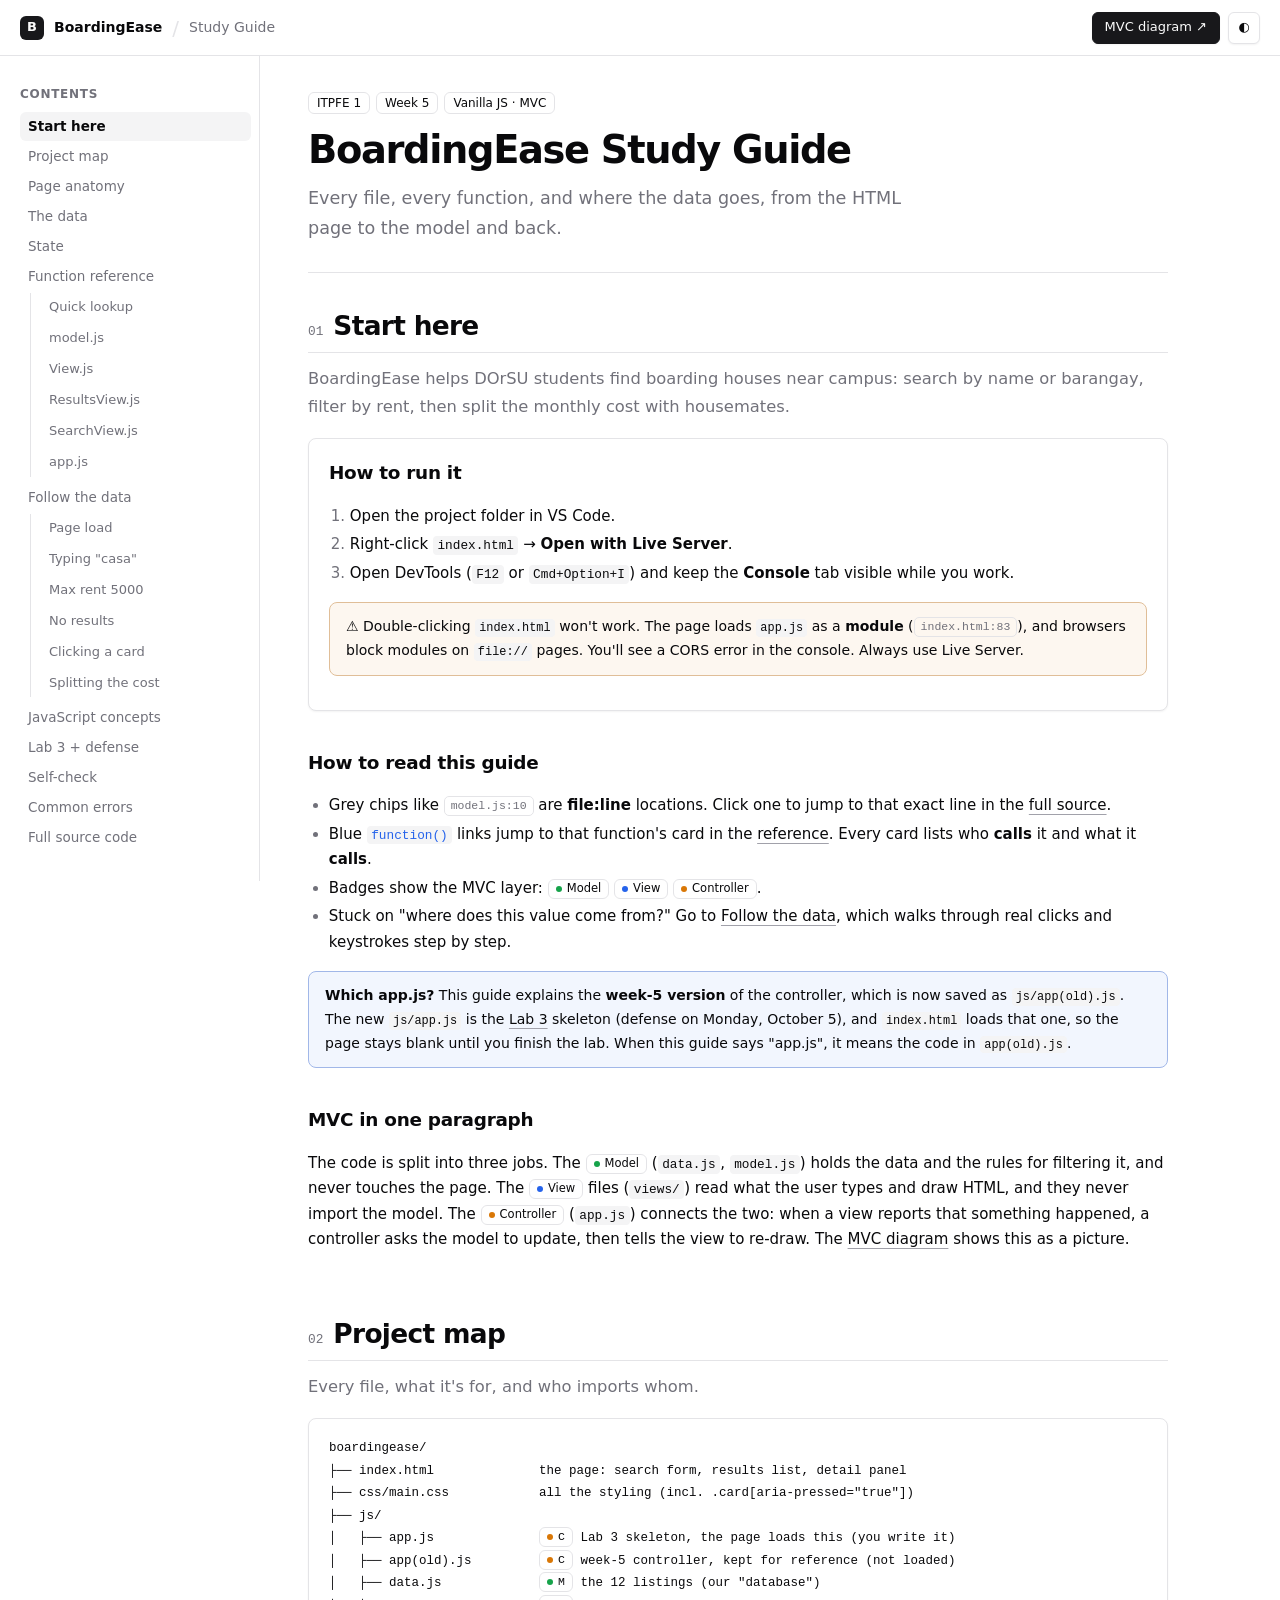
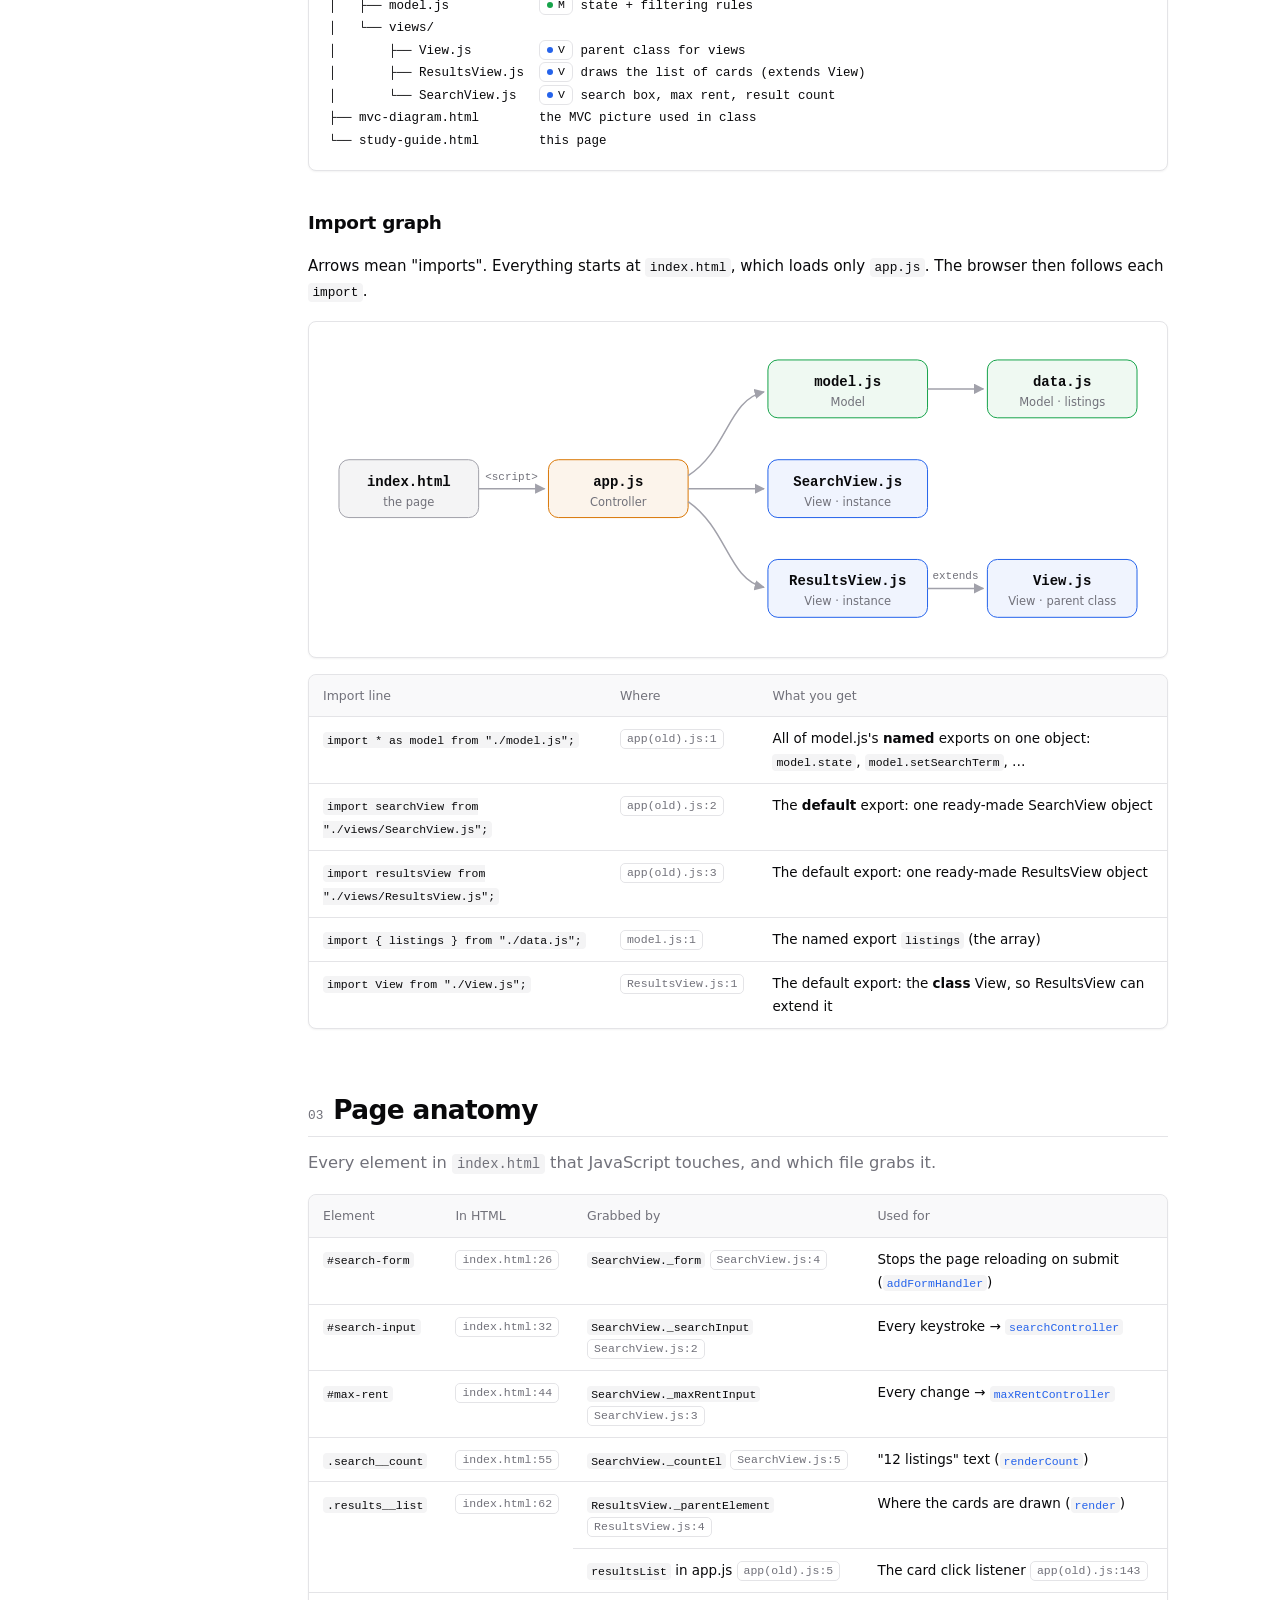
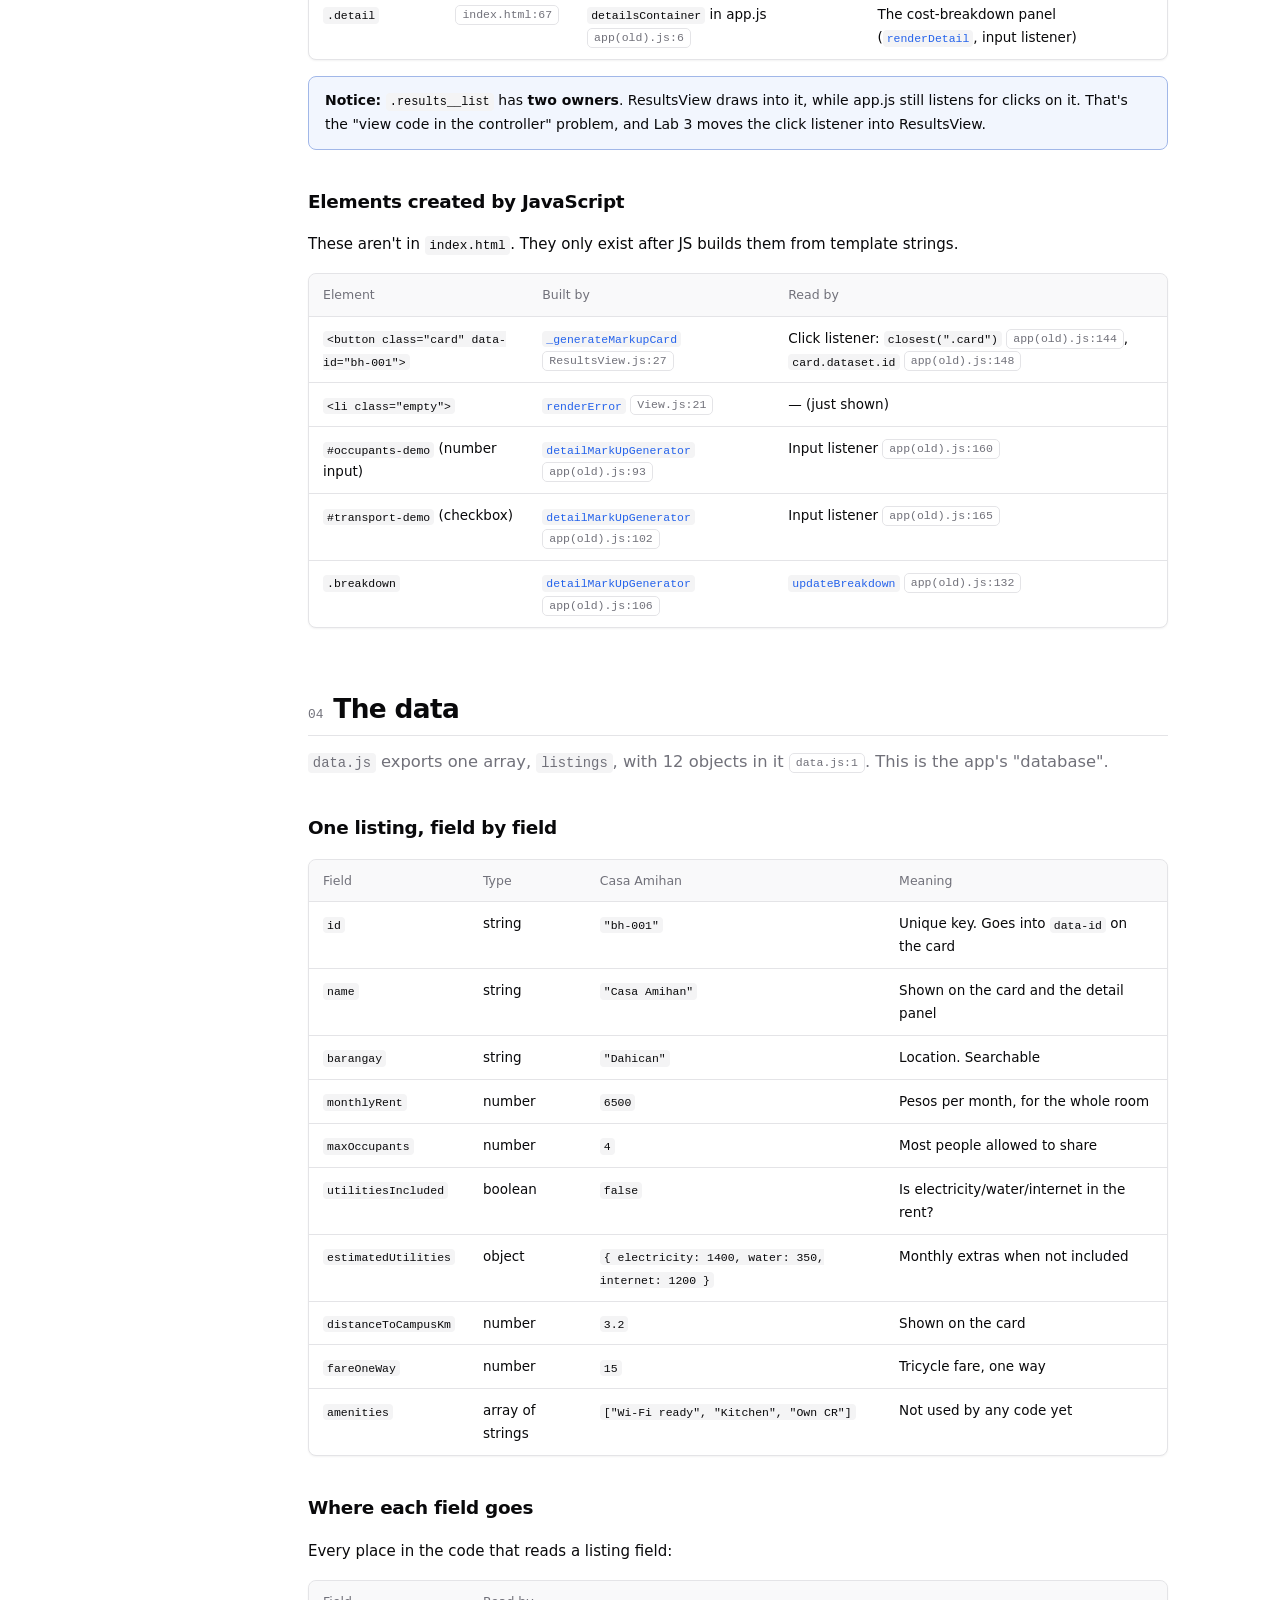
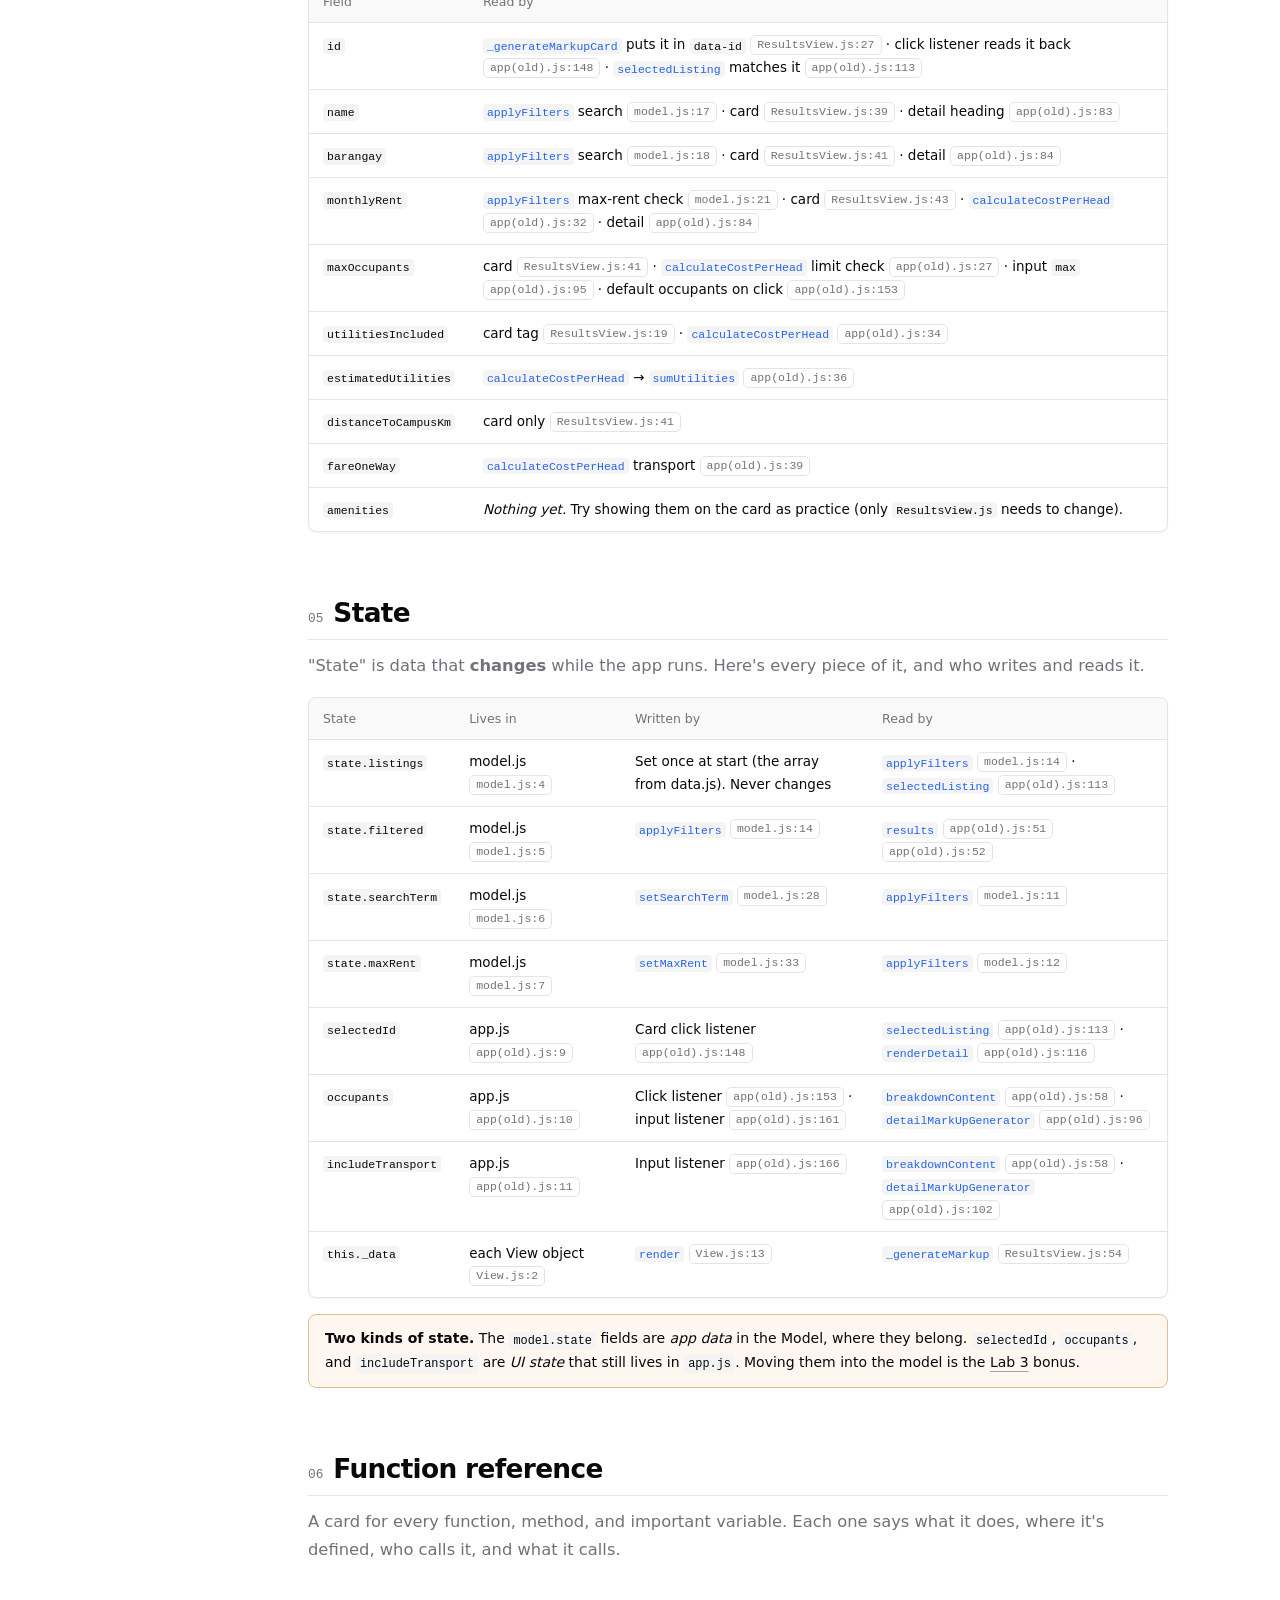
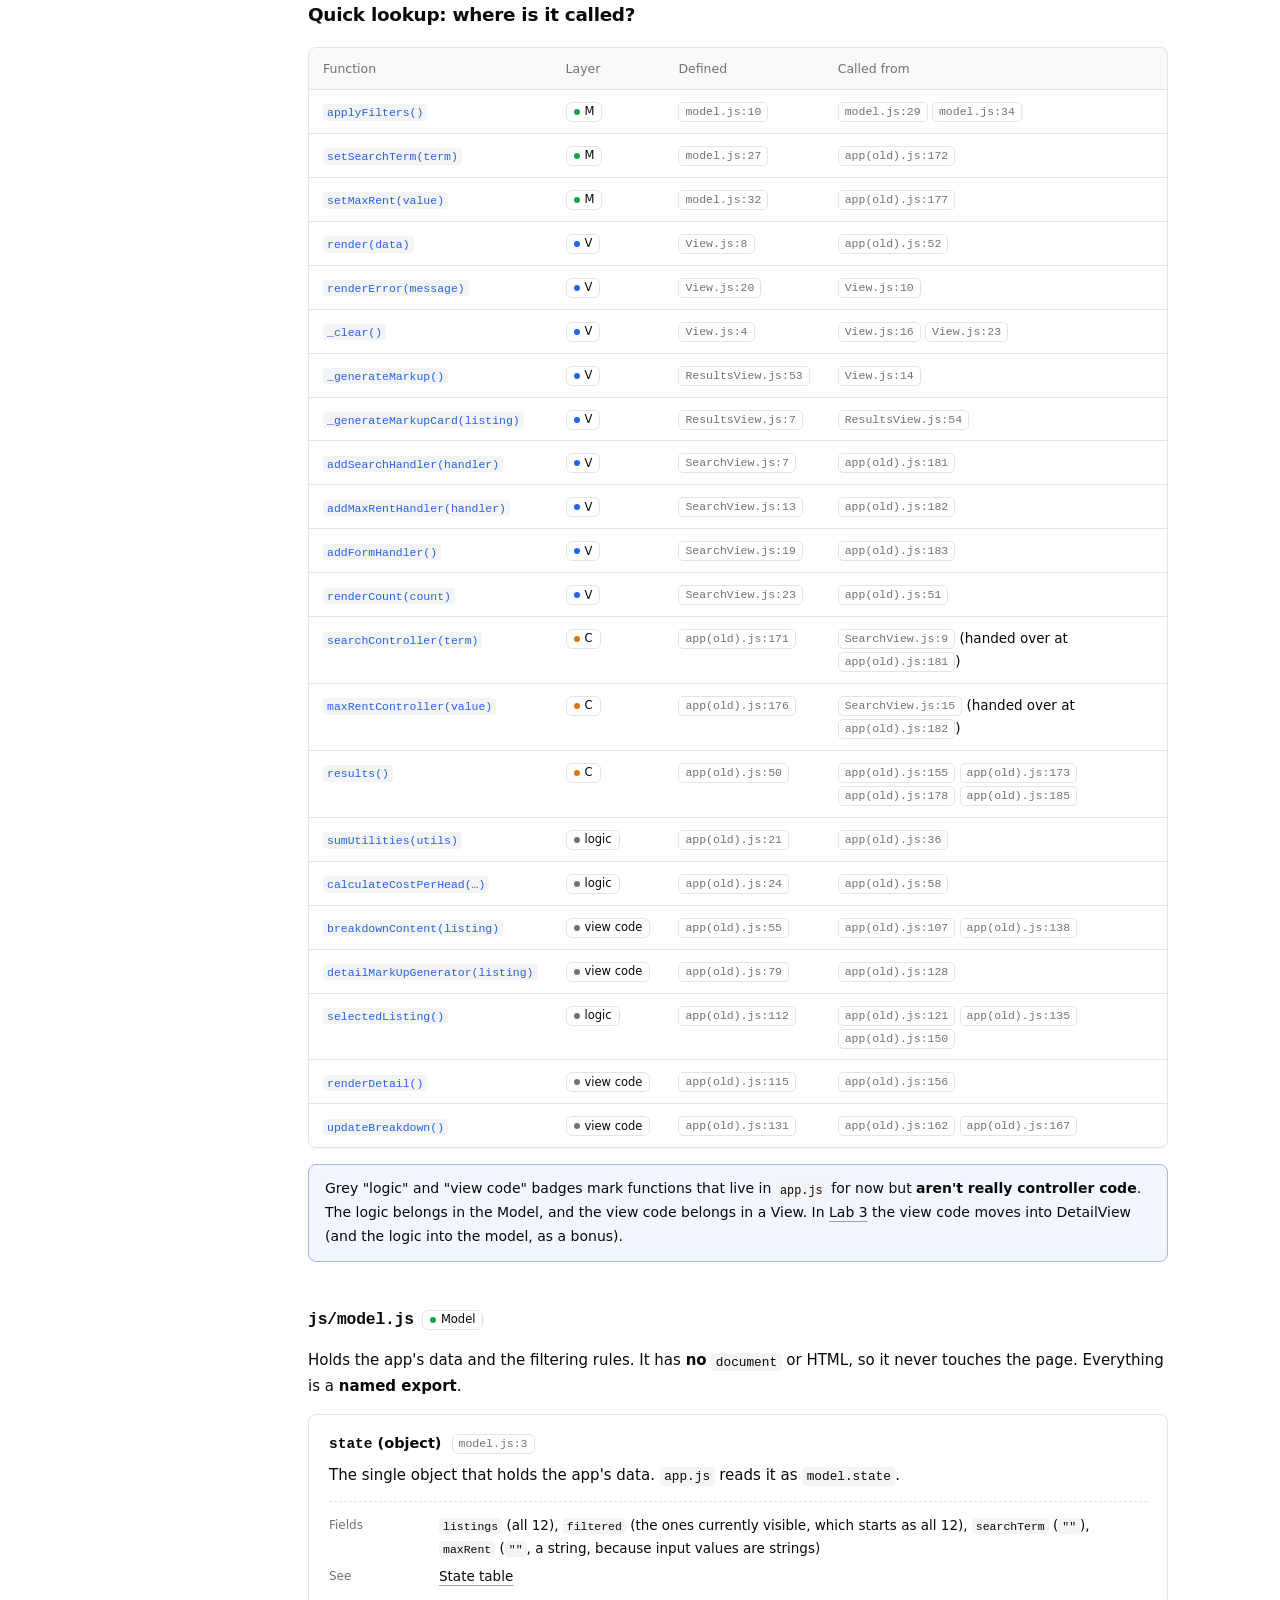
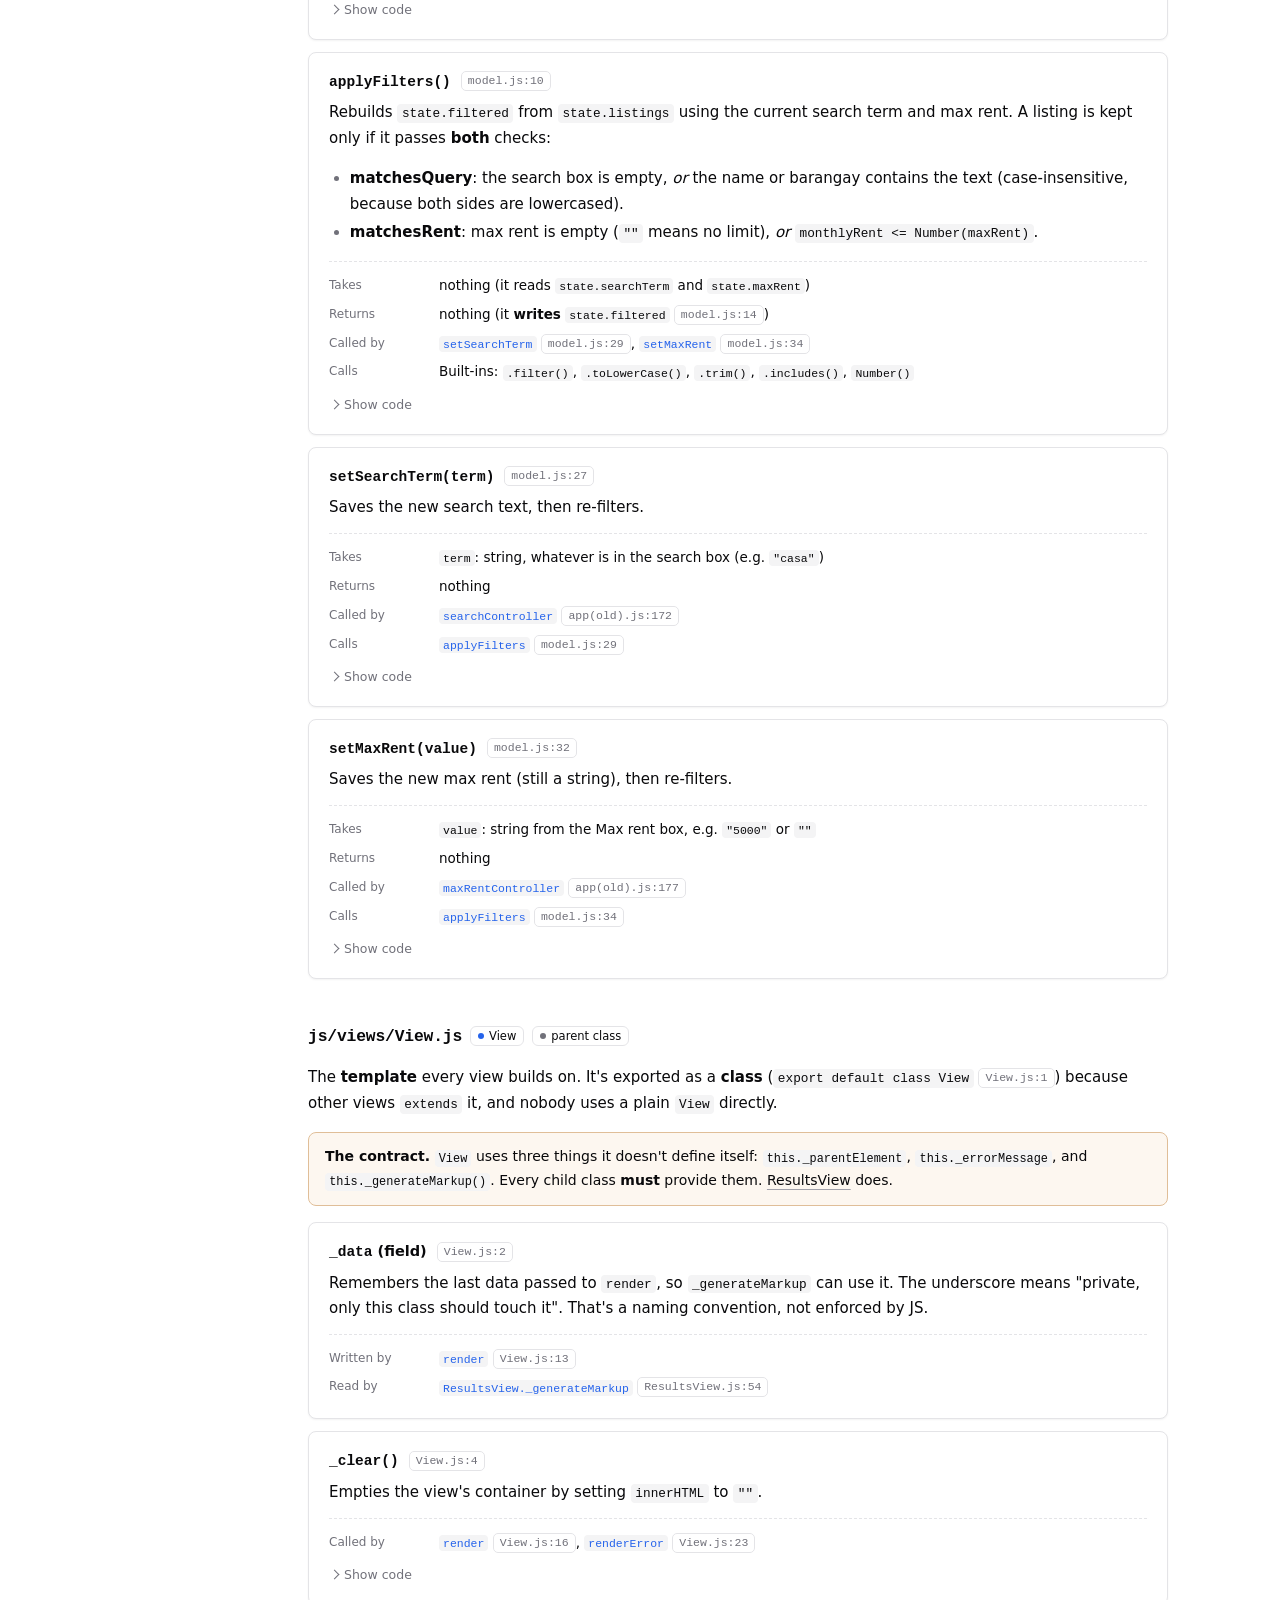
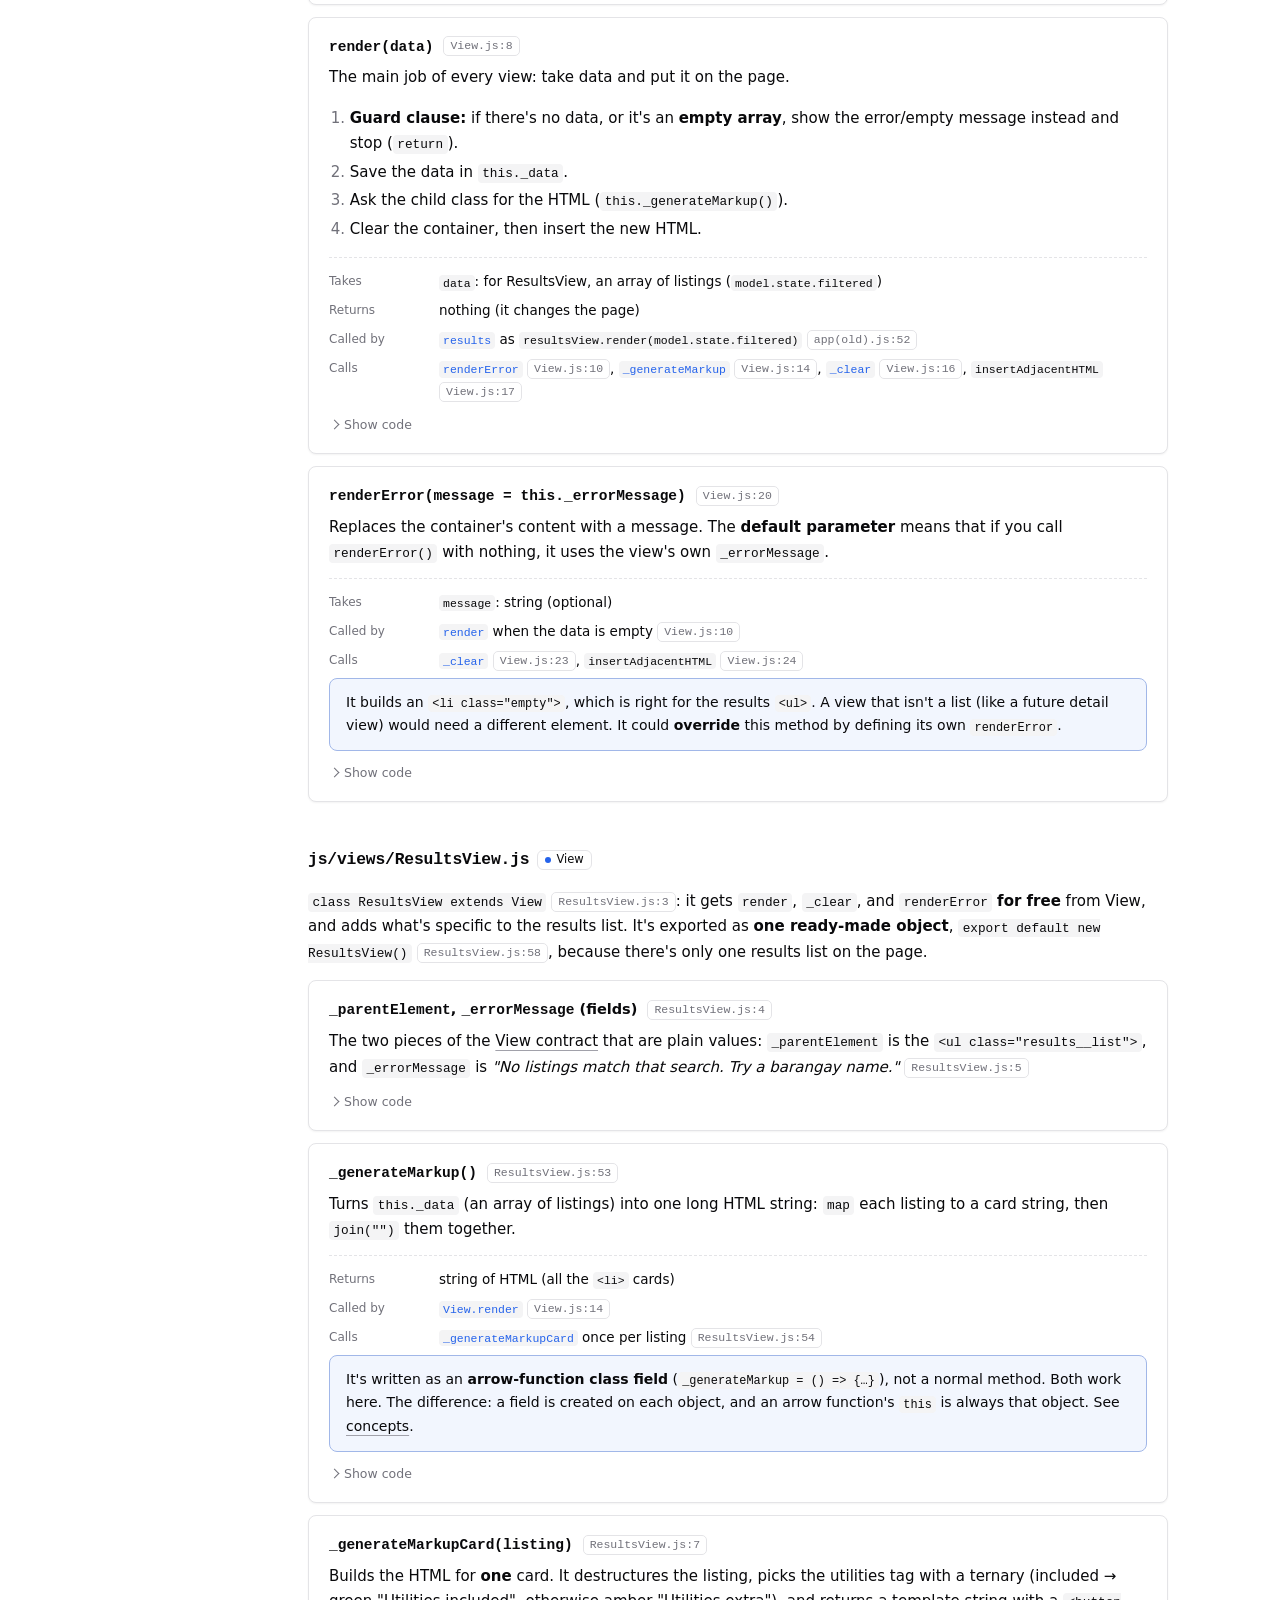
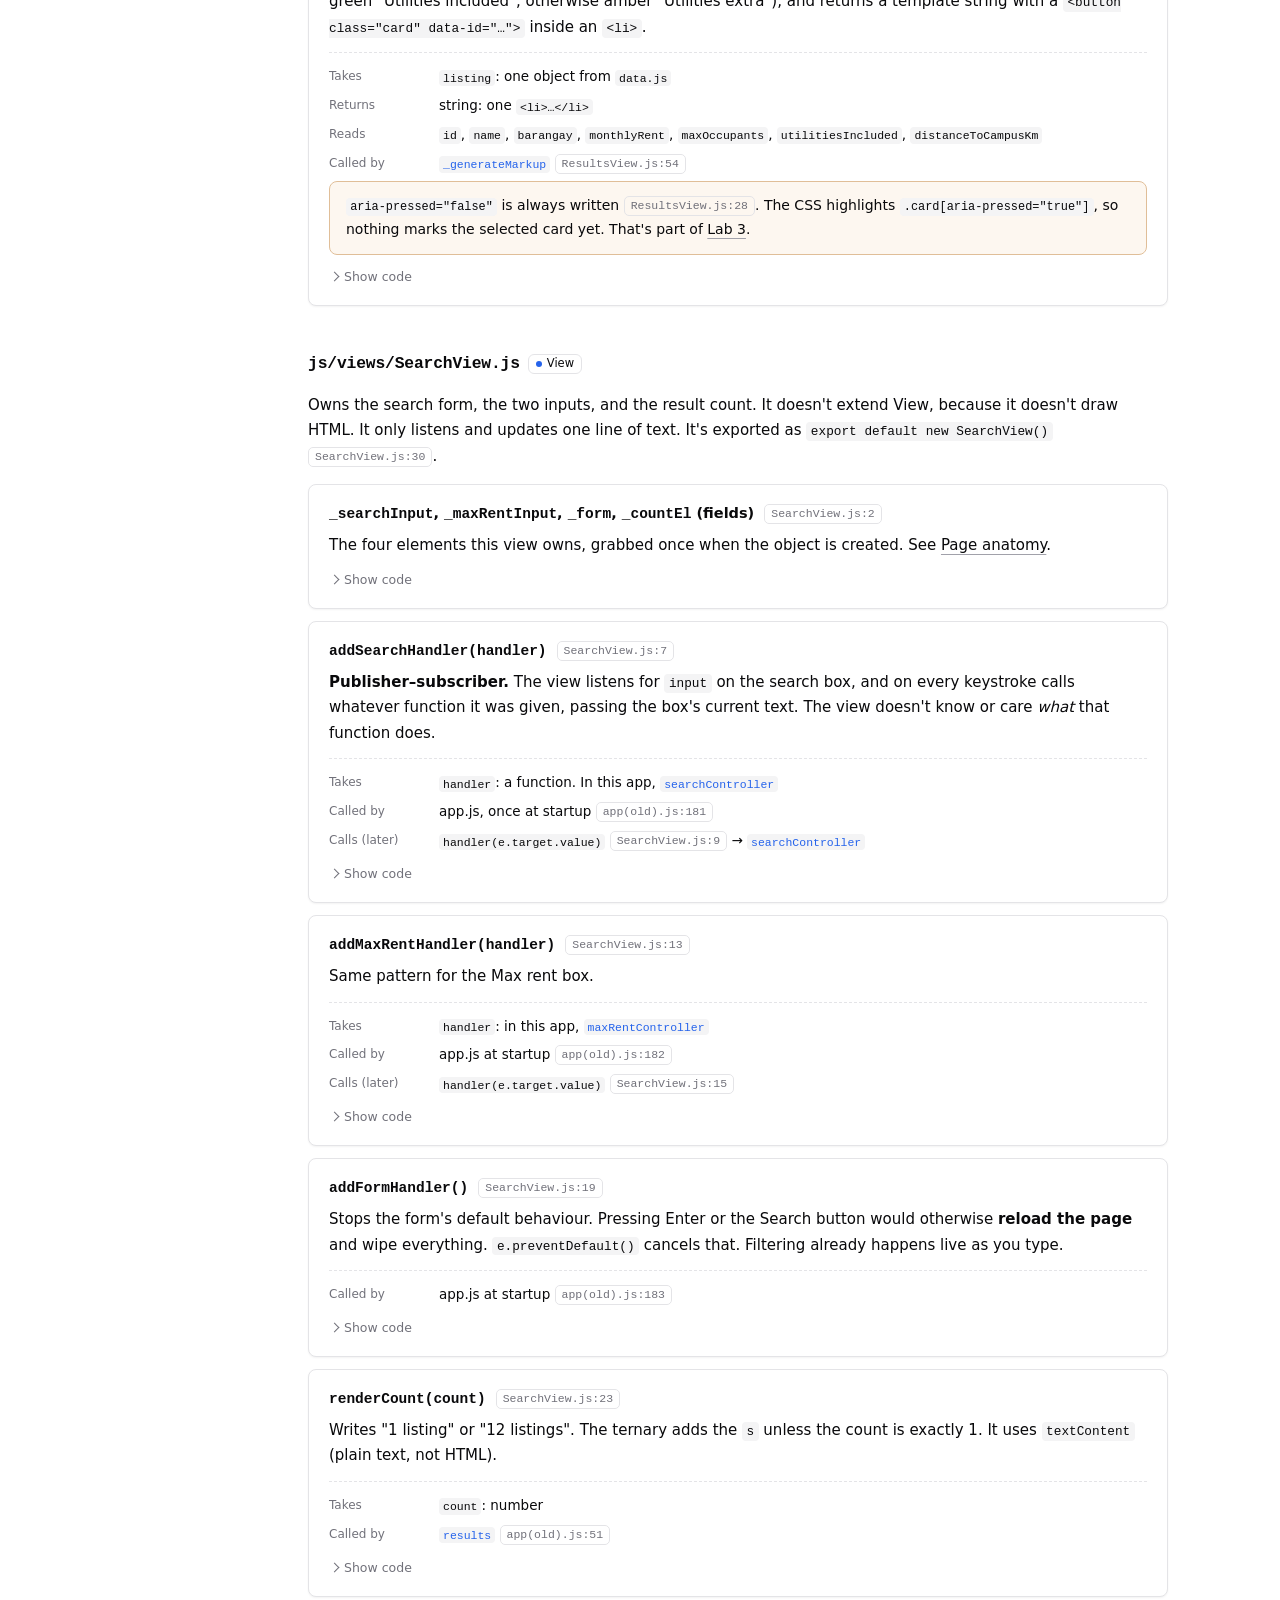
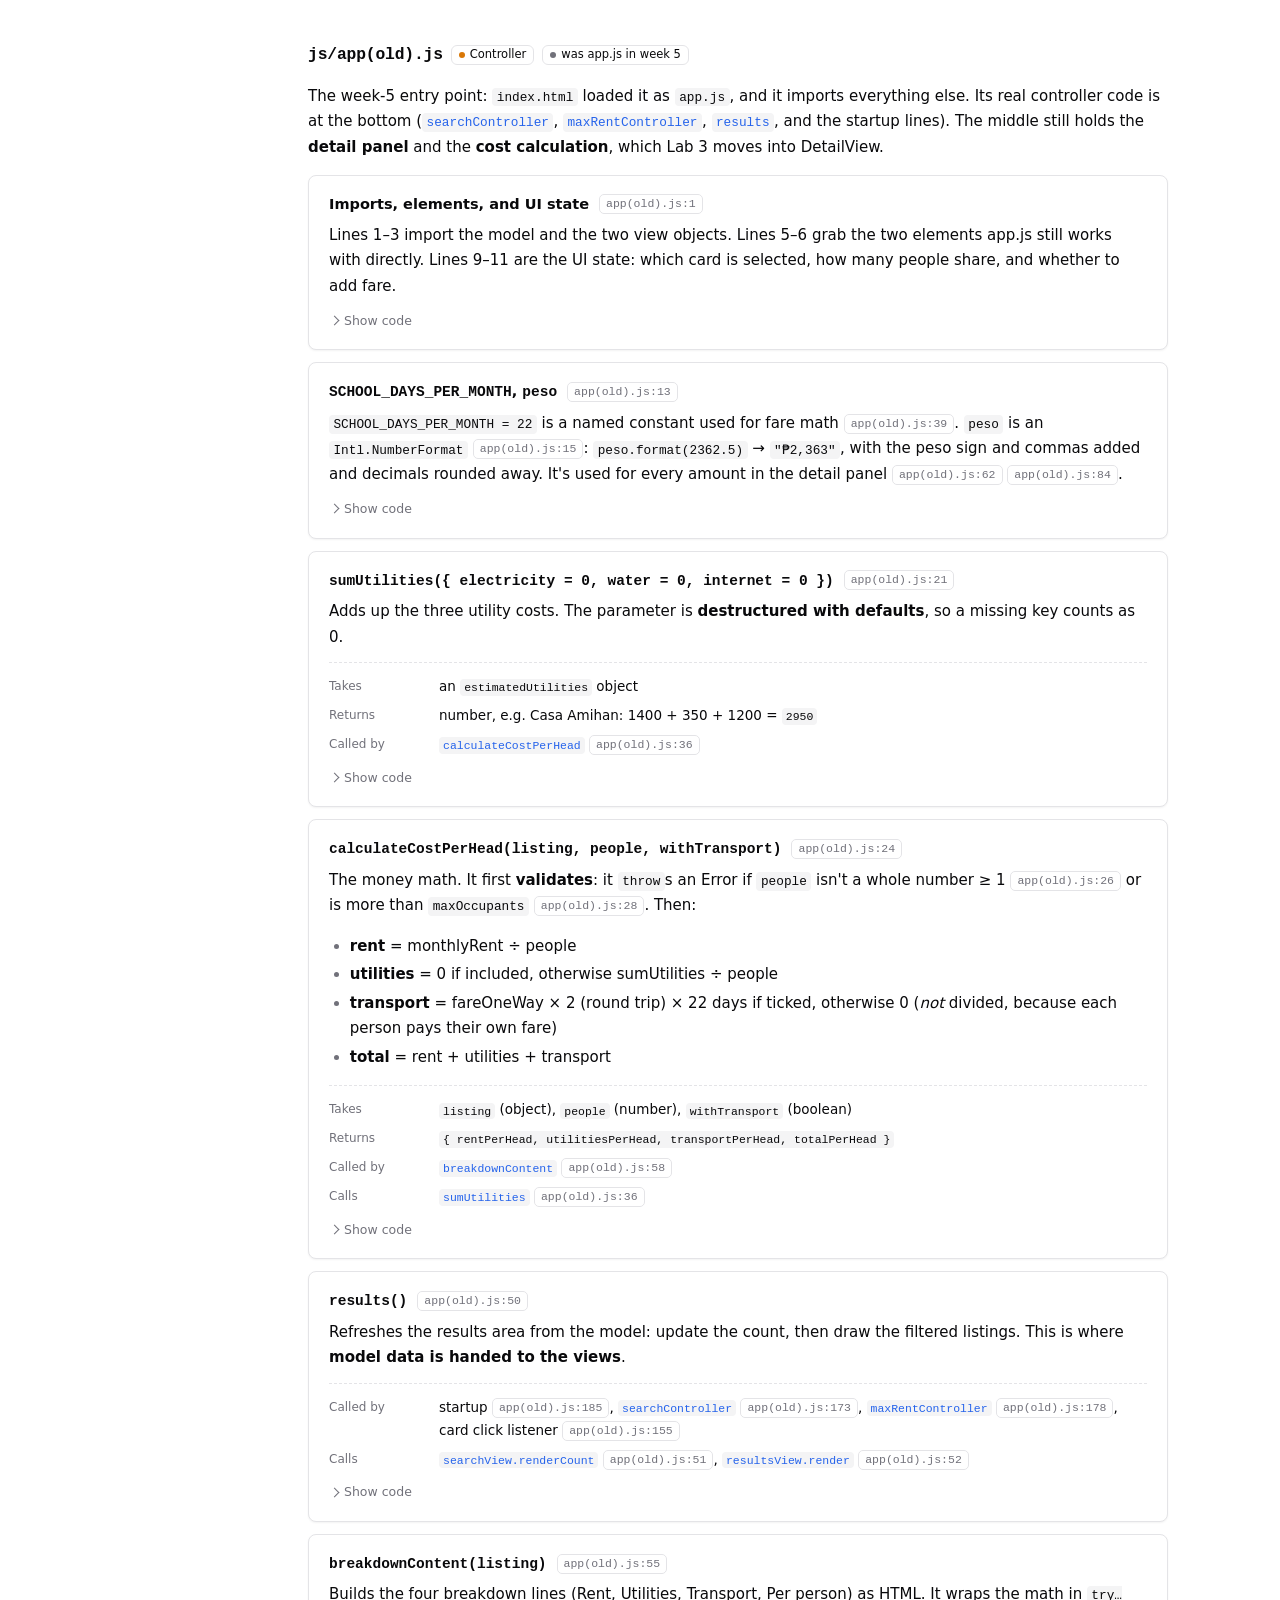
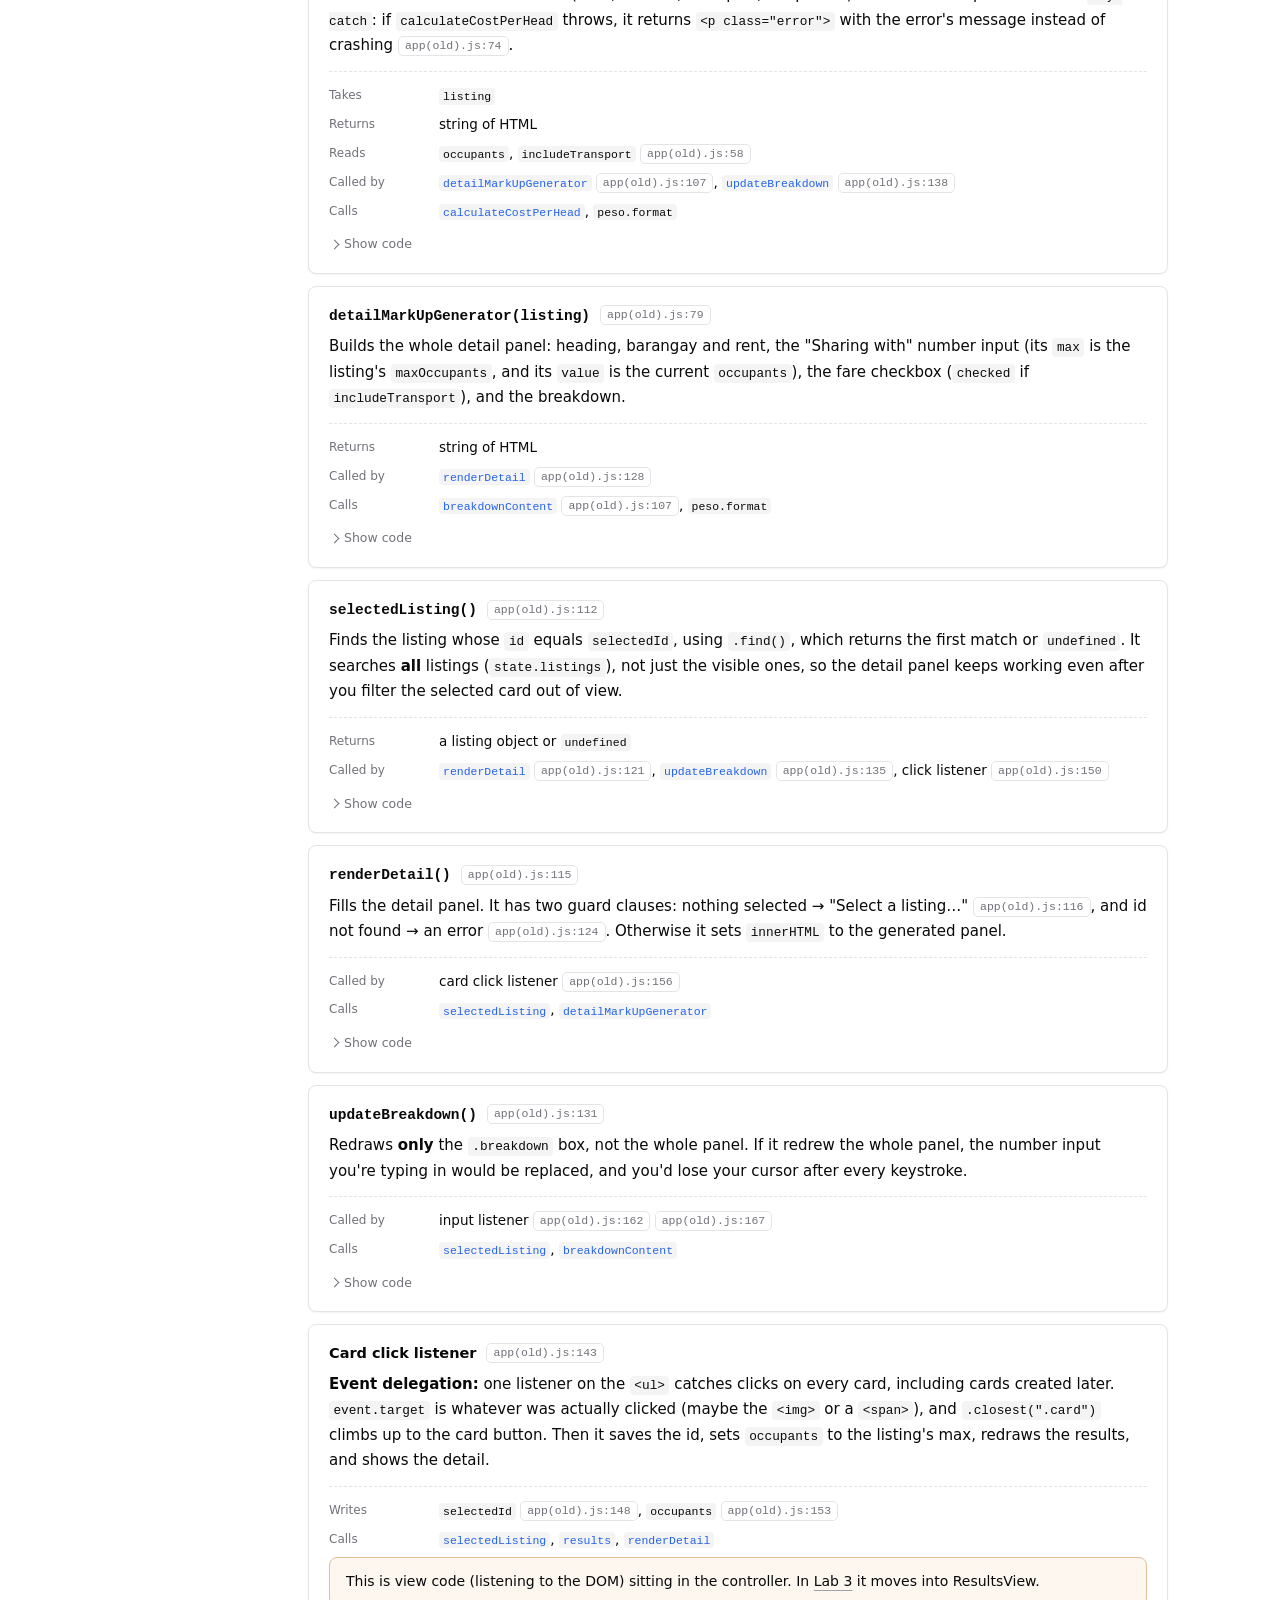
<file: boardingease/study-guide.html>
<!doctype html>
<html lang="en">
  <head>
    <meta charset="UTF-8" />
    <meta name="viewport" content="width=device-width, initial-scale=1.0" />
    <title>BoardingEase Study Guide</title>
    <style>
      /* ---------- Tokens (shadcn / zinc) ---------- */
      :root {
        --background: #ffffff;
        --foreground: #09090b;
        --muted: #f4f4f5;
        --muted-foreground: #71717a;
        --border: #e4e4e7;
        --card: #ffffff;
        --primary: #18181b;
        --primary-foreground: #fafafa;
        --ring: #a1a1aa;
        --code-bg: #fafafa;
        --green: #16a34a;
        --blue: #2563eb;
        --amber: #d97706;
        --red: #dc2626;
        --header-bg: rgba(255, 255, 255, 0.8);
        --shadow: 0 1px 2px 0 rgba(0, 0, 0, 0.05);
        --radius: 8px;
        --font: "Geist", "Inter", ui-sans-serif, system-ui, -apple-system, "Segoe UI", Roboto, sans-serif;
        --mono: "Geist Mono", ui-monospace, SFMono-Regular, Menlo, Consolas, monospace;
      }
      @media (prefers-color-scheme: dark) {
        :root:not([data-theme="light"]) {
          --background: #09090b;
          --foreground: #fafafa;
          --muted: #18181b;
          --muted-foreground: #a1a1aa;
          --border: #27272a;
          --card: #09090b;
          --primary: #fafafa;
          --primary-foreground: #18181b;
          --ring: #52525b;
          --code-bg: #0c0c0e;
          --green: #4ade80;
          --blue: #60a5fa;
          --amber: #fbbf24;
          --red: #f87171;
          --header-bg: rgba(9, 9, 11, 0.75);
          --shadow: none;
        }
      }
      :root[data-theme="dark"] {
        --background: #09090b;
        --foreground: #fafafa;
        --muted: #18181b;
        --muted-foreground: #a1a1aa;
        --border: #27272a;
        --card: #09090b;
        --primary: #fafafa;
        --primary-foreground: #18181b;
        --ring: #52525b;
        --code-bg: #0c0c0e;
        --green: #4ade80;
        --blue: #60a5fa;
        --amber: #fbbf24;
        --red: #f87171;
        --header-bg: rgba(9, 9, 11, 0.75);
        --shadow: none;
      }

      /* ---------- Base ---------- */
      *,
      *::before,
      *::after {
        box-sizing: border-box;
      }
      body {
        margin: 0;
        font-family: var(--font);
        font-size: 15px;
        line-height: 1.7;
        color: var(--foreground);
        background: var(--background);
        -webkit-font-smoothing: antialiased;
        font-feature-settings: "rlig" 1, "calt" 1;
      }
      a {
        color: var(--foreground);
        text-decoration: underline;
        text-underline-offset: 4px;
        text-decoration-color: var(--ring);
      }
      a:hover {
        text-decoration-color: var(--foreground);
      }
      code {
        position: relative;
        font-family: var(--mono);
        font-size: 0.85em;
        font-weight: 500;
        background: var(--muted);
        border-radius: 4px;
        padding: 0.15em 0.35em;
        overflow-wrap: anywhere;
      }
      a code {
        text-decoration: none;
      }
      a:has(> code) {
        text-decoration: none;
      }
      a:has(> code) code {
        color: var(--blue);
      }
      a:has(> code):hover code {
        text-decoration: underline;
        text-underline-offset: 3px;
      }
      :target {
        scroll-margin-top: 72px;
      }
      ::selection {
        background: color-mix(in srgb, var(--blue) 25%, transparent);
      }
      :focus-visible {
        outline: 2px solid var(--ring);
        outline-offset: 2px;
        border-radius: 4px;
      }

      /* ---------- Header ---------- */
      .top {
        position: sticky;
        top: 0;
        z-index: 20;
        height: 56px;
        border-bottom: 1px solid var(--border);
        background: var(--header-bg);
        backdrop-filter: saturate(180%) blur(12px);
        -webkit-backdrop-filter: saturate(180%) blur(12px);
      }
      .top__inner {
        max-width: 1280px;
        height: 100%;
        margin: 0 auto;
        padding: 0 20px;
        display: flex;
        align-items: center;
        justify-content: space-between;
        gap: 12px;
      }
      .brand {
        display: flex;
        align-items: center;
        gap: 10px;
        min-width: 0;
        font-size: 14px;
        font-weight: 600;
        text-decoration: none;
        white-space: nowrap;
      }
      .logo {
        display: grid;
        place-items: center;
        width: 24px;
        height: 24px;
        border-radius: 6px;
        background: var(--primary);
        color: var(--primary-foreground);
        font-size: 13px;
        font-weight: 800;
      }
      .brand__sep {
        color: var(--border);
        font-weight: 300;
        font-size: 20px;
      }
      .brand__page {
        color: var(--muted-foreground);
        font-weight: 500;
        overflow: hidden;
        text-overflow: ellipsis;
      }
      .top__actions {
        display: flex;
        gap: 8px;
        flex-shrink: 0;
      }
      .btn {
        display: inline-flex;
        align-items: center;
        gap: 6px;
        height: 32px;
        padding: 0 12px;
        border: 1px solid var(--border);
        border-radius: 6px;
        background: var(--background);
        color: var(--foreground);
        font: inherit;
        font-size: 13px;
        font-weight: 500;
        cursor: pointer;
        text-decoration: none;
        box-shadow: var(--shadow);
        transition: background 0.15s;
      }
      .btn:hover {
        background: var(--muted);
      }
      .btn--primary {
        background: var(--primary);
        color: var(--primary-foreground);
        border-color: var(--primary);
      }
      .btn--primary:hover {
        background: var(--primary);
        opacity: 0.9;
      }
      .btn--icon {
        width: 32px;
        padding: 0;
        justify-content: center;
      }

      /* ---------- Layout ---------- */
      .layout {
        max-width: 1280px;
        margin: 0 auto;
        padding: 0 20px 80px;
        display: grid;
        grid-template-columns: 240px minmax(0, 1fr);
        gap: 48px;
        align-items: start;
      }
      .toc {
        position: sticky;
        top: 56px;
        max-height: calc(100vh - 56px);
        overflow: auto;
        padding: 28px 8px 28px 0;
        font-size: 13.5px;
        border-right: 1px solid var(--border);
      }
      .toc summary {
        list-style: none;
        font-size: 12px;
        font-weight: 600;
        text-transform: uppercase;
        letter-spacing: 0.06em;
        color: var(--muted-foreground);
        margin-bottom: 8px;
        cursor: pointer;
      }
      .toc summary::-webkit-details-marker {
        display: none;
      }
      .toc ol {
        list-style: none;
        margin: 0;
        padding: 0;
      }
      .toc > ol > li {
        margin: 1px 0;
      }
      .toc ol ol {
        margin: 2px 0 6px 10px;
        padding-left: 10px;
        border-left: 1px solid var(--border);
        font-size: 13px;
      }
      .toc a {
        display: block;
        padding: 3px 8px;
        border-radius: 6px;
        color: var(--muted-foreground);
        text-decoration: none;
        transition: color 0.12s, background 0.12s;
      }
      .toc a:hover {
        color: var(--foreground);
        background: var(--muted);
      }
      .toc a.active {
        color: var(--foreground);
        font-weight: 600;
        background: var(--muted);
      }

      main {
        min-width: 0;
        max-width: 860px;
        padding-top: 36px;
      }

      /* ---------- Hero ---------- */
      .hero {
        padding-bottom: 28px;
        margin-bottom: 36px;
        border-bottom: 1px solid var(--border);
      }
      .eyebrow {
        display: flex;
        flex-wrap: wrap;
        gap: 6px;
        margin-bottom: 14px;
      }
      .badge {
        display: inline-flex;
        align-items: center;
        gap: 6px;
        height: 22px;
        padding: 0 8px;
        border: 1px solid var(--border);
        border-radius: 6px;
        font-size: 12px;
        font-weight: 500;
        color: var(--foreground);
        background: var(--background);
      }
      .hero h1 {
        margin: 0;
        font-size: 2.4rem;
        line-height: 1.15;
        font-weight: 700;
        letter-spacing: -0.035em;
      }
      .hero p {
        margin: 12px 0 0;
        font-size: 1.1rem;
        color: var(--muted-foreground);
        max-width: 640px;
      }

      /* ---------- Typography ---------- */
      section {
        margin-bottom: 64px;
      }
      h2 {
        display: flex;
        align-items: baseline;
        gap: 10px;
        margin: 0 0 8px;
        padding-bottom: 10px;
        border-bottom: 1px solid var(--border);
        font-size: 1.65rem;
        line-height: 1.25;
        font-weight: 650;
        letter-spacing: -0.025em;
      }
      h2 .num {
        font-family: var(--mono);
        font-size: 0.8rem;
        font-weight: 500;
        color: var(--muted-foreground);
        letter-spacing: 0;
      }
      h3 {
        margin: 36px 0 10px;
        font-size: 1.15rem;
        font-weight: 600;
        letter-spacing: -0.015em;
      }
      .lead {
        margin: 12px 0 18px;
        color: var(--muted-foreground);
        font-size: 1.02rem;
      }
      ul,
      ol {
        padding-left: 1.3rem;
      }
      li + li {
        margin-top: 3px;
      }
      li::marker {
        color: var(--muted-foreground);
      }

      /* ---------- Card / Box ---------- */
      .box {
        background: var(--card);
        border: 1px solid var(--border);
        border-radius: var(--radius);
        box-shadow: var(--shadow);
        padding: 18px 20px;
        margin: 16px 0;
      }
      .box > :first-child {
        margin-top: 0;
      }

      /* ---------- Alert ---------- */
      .note {
        position: relative;
        border: 1px solid var(--border);
        border-radius: var(--radius);
        padding: 12px 16px;
        margin: 16px 0;
        font-size: 14px;
        background: color-mix(in srgb, var(--amber) 6%, var(--background));
        border-color: color-mix(in srgb, var(--amber) 35%, var(--border));
      }
      .note--blue {
        background: color-mix(in srgb, var(--blue) 6%, var(--background));
        border-color: color-mix(in srgb, var(--blue) 35%, var(--border));
      }
      .note--green {
        background: color-mix(in srgb, var(--green) 6%, var(--background));
        border-color: color-mix(in srgb, var(--green) 35%, var(--border));
      }
      .note > :first-child {
        margin-top: 0;
      }
      .note > :last-child {
        margin-bottom: 0;
      }

      /* ---------- Table ---------- */
      .table-wrap {
        overflow-x: auto;
        margin: 16px 0;
        border: 1px solid var(--border);
        border-radius: var(--radius);
        background: var(--card);
        box-shadow: var(--shadow);
      }
      table {
        border-collapse: collapse;
        width: 100%;
        font-size: 13.5px;
      }
      th,
      td {
        text-align: left;
        vertical-align: top;
        padding: 10px 14px;
        border-bottom: 1px solid var(--border);
      }
      th {
        height: 40px;
        vertical-align: middle;
        font-size: 12.5px;
        font-weight: 500;
        color: var(--muted-foreground);
        white-space: nowrap;
        background: color-mix(in srgb, var(--muted) 50%, transparent);
      }
      tbody tr {
        transition: background 0.12s;
      }
      tbody tr:hover {
        background: color-mix(in srgb, var(--muted) 50%, transparent);
      }
      tr:last-child td {
        border-bottom: 0;
      }
      td code,
      th code {
        overflow-wrap: normal;
      }

      /* ---------- Layer badges ---------- */
      .layer {
        display: inline-flex;
        align-items: center;
        gap: 5px;
        height: 20px;
        padding: 0 7px;
        border: 1px solid var(--border);
        border-radius: 6px;
        font-size: 11.5px;
        font-weight: 500;
        color: var(--foreground);
        background: var(--background);
        white-space: nowrap;
        vertical-align: 1px;
      }
      .layer::before {
        content: "";
        width: 6px;
        height: 6px;
        border-radius: 50%;
        background: var(--muted-foreground);
      }
      .layer--m::before {
        background: var(--green);
      }
      .layer--v::before {
        background: var(--blue);
      }
      .layer--c::before {
        background: var(--amber);
      }

      /* ---------- Location chips ---------- */
      .loc {
        display: inline-block;
        font-family: var(--mono);
        font-size: 11.5px;
        line-height: 18px;
        white-space: nowrap;
        text-decoration: none;
        color: var(--muted-foreground);
        border: 1px solid var(--border);
        border-radius: 5px;
        padding: 0 6px;
        vertical-align: 1px;
        transition: color 0.12s, border-color 0.12s;
      }
      .loc:hover {
        color: var(--foreground);
        border-color: var(--ring);
      }

      /* ---------- Function cards ---------- */
      .file-head {
        display: flex;
        flex-wrap: wrap;
        align-items: center;
        gap: 8px;
        margin: 44px 0 6px;
      }
      .file-head h3 {
        margin: 0;
        font-family: var(--mono);
        font-size: 1.02rem;
        font-weight: 600;
        letter-spacing: -0.01em;
      }
      .fn {
        background: var(--card);
        border: 1px solid var(--border);
        border-radius: var(--radius);
        box-shadow: var(--shadow);
        padding: 16px 20px;
        margin: 12px 0;
        transition: border-color 0.15s, box-shadow 0.15s;
      }
      .fn:target {
        border-color: var(--ring);
        box-shadow: 0 0 0 4px color-mix(in srgb, var(--ring) 25%, transparent);
      }
      .fn__head {
        display: flex;
        flex-wrap: wrap;
        align-items: center;
        gap: 6px 10px;
        margin-bottom: 4px;
      }
      .fn__head h4 {
        margin: 0;
        font-size: 14.5px;
        font-weight: 600;
      }
      .fn__head h4 code {
        font-size: 1em;
        font-weight: 600;
        background: none;
        padding: 0;
      }
      .fn p {
        margin: 6px 0;
      }
      .facts {
        display: grid;
        grid-template-columns: 96px minmax(0, 1fr);
        gap: 6px 14px;
        margin: 12px 0 4px;
        padding-top: 12px;
        border-top: 1px dashed var(--border);
        font-size: 13.5px;
      }
      .facts dt {
        font-size: 12px;
        font-weight: 500;
        color: var(--muted-foreground);
        padding-top: 1px;
      }
      .facts dd {
        margin: 0;
      }

      details > summary {
        list-style: none;
      }
      details > summary::-webkit-details-marker {
        display: none;
      }
      details.code-toggle {
        margin-top: 8px;
      }
      details.code-toggle > summary {
        display: inline-flex;
        align-items: center;
        gap: 6px;
        cursor: pointer;
        font-size: 12.5px;
        font-weight: 500;
        color: var(--muted-foreground);
        border-radius: 6px;
        padding: 2px 6px 2px 2px;
      }
      details.code-toggle > summary:hover {
        color: var(--foreground);
      }
      details.code-toggle > summary::before,
      .src summary::before,
      .quiz summary::after {
        content: "";
        width: 7px;
        height: 7px;
        border-right: 1.5px solid currentColor;
        border-bottom: 1.5px solid currentColor;
        transform: rotate(-45deg);
        transition: transform 0.15s;
        flex-shrink: 0;
      }
      details[open].code-toggle > summary::before,
      .src details[open] > summary::before,
      .quiz details[open] > summary::after {
        transform: rotate(45deg);
      }

      /* ---------- Code ---------- */
      pre.code {
        margin: 10px 0;
        background: var(--code-bg);
        border: 1px solid var(--border);
        border-radius: var(--radius);
        padding: 14px 0;
        overflow-x: auto;
        font-family: var(--mono);
        font-size: 12.5px;
        line-height: 1.7;
      }
      pre.code code {
        background: none;
        padding: 0;
        font-weight: 400;
        font-size: 1em;
      }
      pre.code .l {
        display: block;
        padding: 0 16px 0 0;
        white-space: pre;
        border-left: 2px solid transparent;
      }
      pre.code .n {
        display: inline-block;
        width: 3.6em;
        padding-right: 1.2em;
        text-align: right;
        color: var(--muted-foreground);
        opacity: 0.55;
        user-select: none;
      }
      pre.code .l:target {
        background: color-mix(in srgb, var(--blue) 12%, transparent);
        border-left-color: var(--blue);
      }
      pre.code .l:target .n {
        opacity: 1;
        color: var(--blue);
      }
      pre.code .c {
        color: var(--muted-foreground);
      }

      /* ---------- Steps ---------- */
      .trace {
        counter-reset: step;
        list-style: none;
        margin: 18px 0 18px 13px;
        padding: 0 0 0 28px;
        border-left: 1px solid var(--border);
      }
      .trace > li {
        counter-increment: step;
        position: relative;
        margin: 0;
        padding: 0 0 20px;
      }
      .trace > li:last-child {
        padding-bottom: 0;
      }
      .trace > li::before {
        content: counter(step);
        position: absolute;
        left: -42px;
        top: 0;
        width: 28px;
        height: 28px;
        border-radius: 50%;
        display: grid;
        place-items: center;
        background: var(--muted);
        border: 4px solid var(--background);
        box-sizing: content-box;
        margin-left: -4px;
        margin-top: -4px;
        font-family: var(--mono);
        font-size: 12px;
        font-weight: 600;
        color: var(--foreground);
      }
      .val {
        display: inline-block;
        margin-top: 6px;
        font-family: var(--mono);
        font-size: 12px;
        color: var(--green);
        background: color-mix(in srgb, var(--green) 10%, transparent);
        border: 1px solid color-mix(in srgb, var(--green) 25%, transparent);
        border-radius: 5px;
        padding: 1px 8px;
      }

      /* ---------- Import graph ---------- */
      .graph {
        display: block;
        width: 100%;
        height: auto;
        max-width: 820px;
      }
      .g-box {
        stroke-width: 1;
        fill: var(--card);
        stroke: var(--border);
      }
      .g-m {
        stroke: var(--green);
        fill: color-mix(in srgb, var(--green) 7%, var(--card));
      }
      .g-v {
        stroke: var(--blue);
        fill: color-mix(in srgb, var(--blue) 7%, var(--card));
      }
      .g-c {
        stroke: var(--amber);
        fill: color-mix(in srgb, var(--amber) 8%, var(--card));
      }
      .g-x {
        stroke: var(--ring);
        fill: var(--muted);
      }
      .g-name {
        font-family: var(--mono);
        font-size: 14px;
        font-weight: 600;
        fill: var(--foreground);
      }
      .g-sub {
        font-family: var(--font);
        font-size: 11.5px;
        fill: var(--muted-foreground);
      }
      .g-edge {
        stroke: var(--ring);
        stroke-width: 1.5;
        fill: none;
      }
      .g-head {
        fill: var(--ring);
      }
      .g-label {
        font-family: var(--mono);
        font-size: 11px;
        fill: var(--muted-foreground);
      }

      .tree {
        font-family: var(--mono);
        font-size: 12.5px;
        line-height: 1.8;
        white-space: pre;
        overflow-x: auto;
        margin: 0;
      }

      /* ---------- Accordion (quiz) ---------- */
      .quiz details {
        border-bottom: 1px solid var(--border);
      }
      .quiz details:first-of-type {
        border-top: 1px solid var(--border);
      }
      .quiz summary {
        display: block;
        position: relative;
        padding: 14px 32px 14px 2px;
        cursor: pointer;
        font-weight: 500;
      }
      .quiz summary:hover {
        text-decoration: underline;
        text-underline-offset: 4px;
      }
      .quiz summary::after {
        position: absolute;
        right: 8px;
        top: 22px;
        transform: rotate(45deg);
      }
      .quiz details[open] > summary::after {
        top: 26px;
        transform: rotate(-135deg);
      }
      .quiz details > p {
        margin: 0 0 16px;
        color: var(--muted-foreground);
      }

      /* ---------- Source ---------- */
      .src details {
        margin: 10px 0;
        border: 1px solid var(--border);
        border-radius: var(--radius);
        padding: 4px 14px;
        background: var(--card);
      }
      .src summary {
        display: flex;
        align-items: center;
        gap: 10px;
        padding: 8px 0;
        cursor: pointer;
        font-family: var(--mono);
        font-size: 13px;
        font-weight: 600;
      }
      .src details > pre.code {
        margin: 4px 0 12px;
      }

      .back {
        font-size: 13px;
      }

      /* ---------- Responsive ---------- */
      @media (max-width: 1000px) {
        .layout {
          grid-template-columns: minmax(0, 1fr);
          gap: 0;
        }
        .toc {
          position: static;
          max-height: none;
          border-right: 0;
          border-bottom: 1px solid var(--border);
          padding: 12px 0;
        }
        .toc summary {
          margin: 0;
          display: flex;
          align-items: center;
          justify-content: space-between;
        }
        .toc summary::after {
          content: "";
          width: 7px;
          height: 7px;
          border-right: 1.5px solid currentColor;
          border-bottom: 1.5px solid currentColor;
          transform: rotate(45deg);
          margin-right: 4px;
        }
        .toc[open] summary {
          margin-bottom: 8px;
        }
        main {
          padding-top: 28px;
        }
      }
      @media (min-width: 1001px) {
        .toc summary {
          pointer-events: none;
        }
      }
      @media (max-width: 560px) {
        body {
          font-size: 14.5px;
        }
        .top__inner,
        .layout {
          padding-left: 16px;
          padding-right: 16px;
        }
        .brand__sep,
        .brand__page {
          display: none;
        }
        .hero h1 {
          font-size: 1.9rem;
        }
        .table-wrap table {
          min-width: 640px;
        }
        .facts {
          grid-template-columns: minmax(0, 1fr);
          gap: 2px;
        }
        .facts dt {
          margin-top: 6px;
        }
      }
      @media print {
        .toc,
        .top {
          display: none;
        }
        .layout {
          display: block;
        }
      }
    </style>
  </head>
  <body>
    <header class="top">
      <div class="top__inner">
        <a class="brand" href="#start">
          <span class="logo">B</span>
          <span>BoardingEase</span>
          <span class="brand__sep">/</span>
          <span class="brand__page">Study Guide</span>
        </a>
        <div class="top__actions">
          <a class="btn btn--primary" href="mvc-diagram.html">MVC diagram ↗</a>
          <button class="btn btn--icon" type="button" id="theme-toggle" aria-label="Toggle theme" title="Toggle theme">◐</button>
        </div>
      </div>
    </header>

    <div class="layout">
      <details class="toc" open id="toc">
        <summary>Contents</summary>
        <ol>
          <li><a href="#start">Start here</a></li>
          <li><a href="#map">Project map</a></li>
          <li><a href="#anatomy">Page anatomy</a></li>
          <li><a href="#data">The data</a></li>
          <li><a href="#state">State</a></li>
          <li>
            <a href="#reference">Function reference</a>
            <ol>
              <li><a href="#lookup">Quick lookup</a></li>
              <li><a href="#ref-model">model.js</a></li>
              <li><a href="#ref-view">View.js</a></li>
              <li><a href="#ref-results">ResultsView.js</a></li>
              <li><a href="#ref-search">SearchView.js</a></li>
              <li><a href="#ref-app">app.js</a></li>
            </ol>
          </li>
          <li>
            <a href="#traces">Follow the data</a>
            <ol>
              <li><a href="#trace-load">Page load</a></li>
              <li><a href="#trace-search">Typing "casa"</a></li>
              <li><a href="#trace-rent">Max rent 5000</a></li>
              <li><a href="#trace-empty">No results</a></li>
              <li><a href="#trace-click">Clicking a card</a></li>
              <li><a href="#trace-split">Splitting the cost</a></li>
            </ol>
          </li>
          <li><a href="#concepts">JavaScript concepts</a></li>
          <li><a href="#lab3">Lab 3 + defense</a></li>
          <li><a href="#quiz">Self-check</a></li>
          <li><a href="#errors">Common errors</a></li>
          <li><a href="#source">Full source code</a></li>
        </ol>
      </details>

      <main>
        <div class="hero">
          <div class="eyebrow"><span class="badge">ITPFE 1</span><span class="badge">Week 5</span><span class="badge">Vanilla JS · MVC</span></div>
          <h1>BoardingEase Study Guide</h1>
          <p>Every file, every function, and where the data goes, from the HTML page to the model and back.</p>
        </div>
        <!-- 1 START -->
        <section id="start">
          <h2><span class="num">01</span>Start here</h2>
          <p class="lead">BoardingEase helps DOrSU students find boarding houses near campus: search by name or barangay, filter by rent, then split the monthly cost with housemates.</p>

          <div class="box">
            <h3 style="margin-top: 0">How to run it</h3>
            <ol>
              <li>Open the project folder in VS Code.</li>
              <li>Right-click <code>index.html</code> → <strong>Open with Live Server</strong>.</li>
              <li>Open DevTools (<code>F12</code> or <code>Cmd+Option+I</code>) and keep the <strong>Console</strong> tab visible while you work.</li>
            </ol>
            <p class="note">⚠ Double-clicking <code>index.html</code> won't work. The page loads <code>app.js</code> as a <strong>module</strong> (<a class="loc" href="#src-index-html-83">index.html:83</a>), and browsers block modules on <code>file://</code> pages. You'll see a CORS error in the console. Always use Live Server.</p>
          </div>

          <h3>How to read this guide</h3>
          <ul>
            <li>Grey chips like <a class="loc" href="#src-js-model-js-10">model.js:10</a> are <strong>file:line</strong> locations. Click one to jump to that exact line in the <a href="#source">full source</a>.</li>
            <li>Blue <a href="#fn-applyFilters"><code>function()</code></a> links jump to that function's card in the <a href="#reference">reference</a>. Every card lists who <strong>calls</strong> it and what it <strong>calls</strong>.</li>
            <li>Badges show the MVC layer: <span class="layer layer--m">Model</span> <span class="layer layer--v">View</span> <span class="layer layer--c">Controller</span>.</li>
            <li>Stuck on "where does this value come from?" Go to <a href="#traces">Follow the data</a>, which walks through real clicks and keystrokes step by step.</li>
          </ul>

          <div class="note note--blue">
            <p><strong>Which app.js?</strong> This guide explains the <strong>week-5 version</strong> of the controller, which is now saved as <code>js/app(old).js</code>. The new <code>js/app.js</code> is the <a href="#lab3">Lab 3</a> skeleton (defense on Monday, October 5), and <code>index.html</code> loads that one, so the page stays blank until you finish the lab. When this guide says "app.js", it means the code in <code>app(old).js</code>.</p>
          </div>

          <h3>MVC in one paragraph</h3>
          <p>The code is split into three jobs. The <span class="layer layer--m">Model</span> (<code>data.js</code>, <code>model.js</code>) holds the data and the rules for filtering it, and never touches the page. The <span class="layer layer--v">View</span> files (<code>views/</code>) read what the user types and draw HTML, and they never import the model. The <span class="layer layer--c">Controller</span> (<code>app.js</code>) connects the two: when a view reports that something happened, a controller asks the model to update, then tells the view to re-draw. The <a href="mvc-diagram.html">MVC diagram</a> shows this as a picture.</p>
        </section>

        <!-- 2 MAP -->
        <section id="map">
          <h2><span class="num">02</span>Project map</h2>
          <p class="lead">Every file, what it's for, and who imports whom.</p>

          <div class="box">
<pre class="tree">boardingease/
├── index.html              the page: search form, results list, detail panel
├── css/main.css            all the styling (incl. .card[aria-pressed="true"])
├── js/
│   ├── app.js              <span class="layer layer--c">C</span> Lab 3 skeleton, the page loads this (you write it)
│   ├── app(old).js         <span class="layer layer--c">C</span> week-5 controller, kept for reference (not loaded)
│   ├── data.js             <span class="layer layer--m">M</span> the 12 listings (our "database")
│   ├── model.js            <span class="layer layer--m">M</span> state + filtering rules
│   └── views/
│       ├── View.js         <span class="layer layer--v">V</span> parent class for views
│       ├── ResultsView.js  <span class="layer layer--v">V</span> draws the list of cards (extends View)
│       └── SearchView.js   <span class="layer layer--v">V</span> search box, max rent, result count
├── mvc-diagram.html        the MVC picture used in class
└── study-guide.html        this page</pre>
          </div>

          <h3>Import graph</h3>
          <p>Arrows mean "imports". Everything starts at <code>index.html</code>, which loads only <code>app.js</code>. The browser then follows each <code>import</code>.</p>
          <div class="box">
            <svg class="graph" viewBox="0 0 820 300" role="img" aria-labelledby="g-title">
              <title id="g-title">index.html loads app.js. app.js imports model.js, SearchView.js and ResultsView.js. model.js imports data.js. ResultsView.js imports View.js.</title>
              <defs>
                <marker id="g-ah" viewBox="0 0 10 10" refX="9" refY="5" markerWidth="7" markerHeight="7" orient="auto">
                  <path d="M0,0 L10,5 L0,10 z" class="g-head" />
                </marker>
              </defs>
              <rect class="g-box g-x" x="10" y="120" width="140" height="58" rx="10" />
              <text class="g-name" x="80" y="146" text-anchor="middle">index.html</text>
              <text class="g-sub" x="80" y="166" text-anchor="middle">the page</text>

              <rect class="g-box g-c" x="220" y="120" width="140" height="58" rx="10" />
              <text class="g-name" x="290" y="146" text-anchor="middle">app.js</text>
              <text class="g-sub" x="290" y="166" text-anchor="middle">Controller</text>

              <rect class="g-box g-m" x="440" y="20" width="160" height="58" rx="10" />
              <text class="g-name" x="520" y="46" text-anchor="middle">model.js</text>
              <text class="g-sub" x="520" y="66" text-anchor="middle">Model</text>

              <rect class="g-box g-m" x="660" y="20" width="150" height="58" rx="10" />
              <text class="g-name" x="735" y="46" text-anchor="middle">data.js</text>
              <text class="g-sub" x="735" y="66" text-anchor="middle">Model · listings</text>

              <rect class="g-box g-v" x="440" y="120" width="160" height="58" rx="10" />
              <text class="g-name" x="520" y="146" text-anchor="middle">SearchView.js</text>
              <text class="g-sub" x="520" y="166" text-anchor="middle">View · instance</text>

              <rect class="g-box g-v" x="440" y="220" width="160" height="58" rx="10" />
              <text class="g-name" x="520" y="246" text-anchor="middle">ResultsView.js</text>
              <text class="g-sub" x="520" y="266" text-anchor="middle">View · instance</text>

              <rect class="g-box g-v" x="660" y="220" width="150" height="58" rx="10" />
              <text class="g-name" x="735" y="246" text-anchor="middle">View.js</text>
              <text class="g-sub" x="735" y="266" text-anchor="middle">View · parent class</text>

              <line class="g-edge" x1="150" y1="149" x2="216" y2="149" marker-end="url(#g-ah)" />
              <text class="g-label" x="183" y="140" text-anchor="middle">&lt;script&gt;</text>
              <path class="g-edge" d="M360 136 C 400 110, 400 60, 436 52" marker-end="url(#g-ah)" />
              <line class="g-edge" x1="360" y1="149" x2="436" y2="149" marker-end="url(#g-ah)" />
              <path class="g-edge" d="M360 162 C 400 190, 400 240, 436 248" marker-end="url(#g-ah)" />
              <line class="g-edge" x1="600" y1="49" x2="656" y2="49" marker-end="url(#g-ah)" />
              <line class="g-edge" x1="600" y1="249" x2="656" y2="249" marker-end="url(#g-ah)" />
              <text class="g-label" x="628" y="240" text-anchor="middle">extends</text>
            </svg>
          </div>

          <div class="table-wrap">
            <table>
              <thead>
                <tr><th>Import line</th><th>Where</th><th>What you get</th></tr>
              </thead>
              <tbody>
                <tr><td><code>import * as model from "./model.js";</code></td><td><a class="loc" href="#src-js-app-old-js-1">app(old).js:1</a></td><td>All of model.js's <strong>named</strong> exports on one object: <code>model.state</code>, <code>model.setSearchTerm</code>, …</td></tr>
                <tr><td><code>import searchView from "./views/SearchView.js";</code></td><td><a class="loc" href="#src-js-app-old-js-2">app(old).js:2</a></td><td>The <strong>default</strong> export: one ready-made SearchView object</td></tr>
                <tr><td><code>import resultsView from "./views/ResultsView.js";</code></td><td><a class="loc" href="#src-js-app-old-js-3">app(old).js:3</a></td><td>The default export: one ready-made ResultsView object</td></tr>
                <tr><td><code>import { listings } from "./data.js";</code></td><td><a class="loc" href="#src-js-model-js-1">model.js:1</a></td><td>The named export <code>listings</code> (the array)</td></tr>
                <tr><td><code>import View from "./View.js";</code></td><td><a class="loc" href="#src-js-views-ResultsView-js-1">ResultsView.js:1</a></td><td>The default export: the <strong>class</strong> View, so ResultsView can extend it</td></tr>
              </tbody>
            </table>
          </div>
        </section>

        <!-- 3 ANATOMY -->
        <section id="anatomy">
          <h2><span class="num">03</span>Page anatomy</h2>
          <p class="lead">Every element in <code>index.html</code> that JavaScript touches, and which file grabs it.</p>

          <div class="table-wrap">
            <table>
              <thead>
                <tr><th>Element</th><th>In HTML</th><th>Grabbed by</th><th>Used for</th></tr>
              </thead>
              <tbody>
                <tr><td><code>#search-form</code></td><td><a class="loc" href="#src-index-html-26">index.html:26</a></td><td><code>SearchView._form</code> <a class="loc" href="#src-js-views-SearchView-js-4">SearchView.js:4</a></td><td>Stops the page reloading on submit (<a href="#fn-addFormHandler"><code>addFormHandler</code></a>)</td></tr>
                <tr><td><code>#search-input</code></td><td><a class="loc" href="#src-index-html-32">index.html:32</a></td><td><code>SearchView._searchInput</code> <a class="loc" href="#src-js-views-SearchView-js-2">SearchView.js:2</a></td><td>Every keystroke → <a href="#fn-searchController"><code>searchController</code></a></td></tr>
                <tr><td><code>#max-rent</code></td><td><a class="loc" href="#src-index-html-44">index.html:44</a></td><td><code>SearchView._maxRentInput</code> <a class="loc" href="#src-js-views-SearchView-js-3">SearchView.js:3</a></td><td>Every change → <a href="#fn-maxRentController"><code>maxRentController</code></a></td></tr>
                <tr><td><code>.search__count</code></td><td><a class="loc" href="#src-index-html-55">index.html:55</a></td><td><code>SearchView._countEl</code> <a class="loc" href="#src-js-views-SearchView-js-5">SearchView.js:5</a></td><td>"12 listings" text (<a href="#fn-renderCount"><code>renderCount</code></a>)</td></tr>
                <tr><td rowspan="2"><code>.results__list</code></td><td rowspan="2"><a class="loc" href="#src-index-html-62">index.html:62</a></td><td><code>ResultsView._parentElement</code> <a class="loc" href="#src-js-views-ResultsView-js-4">ResultsView.js:4</a></td><td>Where the cards are drawn (<a href="#fn-render"><code>render</code></a>)</td></tr>
                <tr><td><code>resultsList</code> in app.js <a class="loc" href="#src-js-app-old-js-5">app(old).js:5</a></td><td>The card click listener <a class="loc" href="#src-js-app-old-js-143">app(old).js:143</a></td></tr>
                <tr><td><code>.detail</code></td><td><a class="loc" href="#src-index-html-67">index.html:67</a></td><td><code>detailsContainer</code> in app.js <a class="loc" href="#src-js-app-old-js-6">app(old).js:6</a></td><td>The cost-breakdown panel (<a href="#fn-renderDetail"><code>renderDetail</code></a>, input listener)</td></tr>
              </tbody>
            </table>
          </div>

          <div class="note note--blue">
            <p><strong>Notice:</strong> <code>.results__list</code> has <strong>two owners</strong>. ResultsView draws into it, while app.js still listens for clicks on it. That's the "view code in the controller" problem, and Lab 3 moves the click listener into ResultsView.</p>
          </div>

          <h3>Elements created by JavaScript</h3>
          <p>These aren't in <code>index.html</code>. They only exist after JS builds them from template strings.</p>
          <div class="table-wrap">
            <table>
              <thead>
                <tr><th>Element</th><th>Built by</th><th>Read by</th></tr>
              </thead>
              <tbody>
                <tr><td><code>&lt;button class="card" data-id="bh-001"&gt;</code></td><td><a href="#fn-_generateMarkupCard"><code>_generateMarkupCard</code></a> <a class="loc" href="#src-js-views-ResultsView-js-27">ResultsView.js:27</a></td><td>Click listener: <code>closest(".card")</code> <a class="loc" href="#src-js-app-old-js-144">app(old).js:144</a>, <code>card.dataset.id</code> <a class="loc" href="#src-js-app-old-js-148">app(old).js:148</a></td></tr>
                <tr><td><code>&lt;li class="empty"&gt;</code></td><td><a href="#fn-renderError"><code>renderError</code></a> <a class="loc" href="#src-js-views-View-js-21">View.js:21</a></td><td>— (just shown)</td></tr>
                <tr><td><code>#occupants-demo</code> (number input)</td><td><a href="#fn-detailMarkUpGenerator"><code>detailMarkUpGenerator</code></a> <a class="loc" href="#src-js-app-old-js-93">app(old).js:93</a></td><td>Input listener <a class="loc" href="#src-js-app-old-js-160">app(old).js:160</a></td></tr>
                <tr><td><code>#transport-demo</code> (checkbox)</td><td><a href="#fn-detailMarkUpGenerator"><code>detailMarkUpGenerator</code></a> <a class="loc" href="#src-js-app-old-js-102">app(old).js:102</a></td><td>Input listener <a class="loc" href="#src-js-app-old-js-165">app(old).js:165</a></td></tr>
                <tr><td><code>.breakdown</code></td><td><a href="#fn-detailMarkUpGenerator"><code>detailMarkUpGenerator</code></a> <a class="loc" href="#src-js-app-old-js-106">app(old).js:106</a></td><td><a href="#fn-updateBreakdown"><code>updateBreakdown</code></a> <a class="loc" href="#src-js-app-old-js-132">app(old).js:132</a></td></tr>
              </tbody>
            </table>
          </div>
        </section>

        <!-- 4 DATA -->
        <section id="data">
          <h2><span class="num">04</span>The data</h2>
          <p class="lead"><code>data.js</code> exports one array, <code>listings</code>, with 12 objects in it <a class="loc" href="#src-js-data-js-1">data.js:1</a>. This is the app's "database".</p>

          <h3>One listing, field by field</h3>
          <div class="table-wrap">
            <table>
              <thead>
                <tr><th>Field</th><th>Type</th><th>Casa Amihan</th><th>Meaning</th></tr>
              </thead>
              <tbody>
                <tr><td><code>id</code></td><td>string</td><td><code>"bh-001"</code></td><td>Unique key. Goes into <code>data-id</code> on the card</td></tr>
                <tr><td><code>name</code></td><td>string</td><td><code>"Casa Amihan"</code></td><td>Shown on the card and the detail panel</td></tr>
                <tr><td><code>barangay</code></td><td>string</td><td><code>"Dahican"</code></td><td>Location. Searchable</td></tr>
                <tr><td><code>monthlyRent</code></td><td>number</td><td><code>6500</code></td><td>Pesos per month, for the whole room</td></tr>
                <tr><td><code>maxOccupants</code></td><td>number</td><td><code>4</code></td><td>Most people allowed to share</td></tr>
                <tr><td><code>utilitiesIncluded</code></td><td>boolean</td><td><code>false</code></td><td>Is electricity/water/internet in the rent?</td></tr>
                <tr><td><code>estimatedUtilities</code></td><td>object</td><td><code>{ electricity: 1400, water: 350, internet: 1200 }</code></td><td>Monthly extras when not included</td></tr>
                <tr><td><code>distanceToCampusKm</code></td><td>number</td><td><code>3.2</code></td><td>Shown on the card</td></tr>
                <tr><td><code>fareOneWay</code></td><td>number</td><td><code>15</code></td><td>Tricycle fare, one way</td></tr>
                <tr><td><code>amenities</code></td><td>array of strings</td><td><code>["Wi-Fi ready", "Kitchen", "Own CR"]</code></td><td>Not used by any code yet</td></tr>
              </tbody>
            </table>
          </div>

          <h3>Where each field goes</h3>
          <p>Every place in the code that reads a listing field:</p>
          <div class="table-wrap">
            <table>
              <thead>
                <tr><th>Field</th><th>Read by</th></tr>
              </thead>
              <tbody>
                <tr><td><code>id</code></td><td><a href="#fn-_generateMarkupCard"><code>_generateMarkupCard</code></a> puts it in <code>data-id</code> <a class="loc" href="#src-js-views-ResultsView-js-27">ResultsView.js:27</a> · click listener reads it back <a class="loc" href="#src-js-app-old-js-148">app(old).js:148</a> · <a href="#fn-selectedListing"><code>selectedListing</code></a> matches it <a class="loc" href="#src-js-app-old-js-113">app(old).js:113</a></td></tr>
                <tr><td><code>name</code></td><td><a href="#fn-applyFilters"><code>applyFilters</code></a> search <a class="loc" href="#src-js-model-js-17">model.js:17</a> · card <a class="loc" href="#src-js-views-ResultsView-js-39">ResultsView.js:39</a> · detail heading <a class="loc" href="#src-js-app-old-js-83">app(old).js:83</a></td></tr>
                <tr><td><code>barangay</code></td><td><a href="#fn-applyFilters"><code>applyFilters</code></a> search <a class="loc" href="#src-js-model-js-18">model.js:18</a> · card <a class="loc" href="#src-js-views-ResultsView-js-41">ResultsView.js:41</a> · detail <a class="loc" href="#src-js-app-old-js-84">app(old).js:84</a></td></tr>
                <tr><td><code>monthlyRent</code></td><td><a href="#fn-applyFilters"><code>applyFilters</code></a> max-rent check <a class="loc" href="#src-js-model-js-21">model.js:21</a> · card <a class="loc" href="#src-js-views-ResultsView-js-43">ResultsView.js:43</a> · <a href="#fn-calculateCostPerHead"><code>calculateCostPerHead</code></a> <a class="loc" href="#src-js-app-old-js-32">app(old).js:32</a> · detail <a class="loc" href="#src-js-app-old-js-84">app(old).js:84</a></td></tr>
                <tr><td><code>maxOccupants</code></td><td>card <a class="loc" href="#src-js-views-ResultsView-js-41">ResultsView.js:41</a> · <a href="#fn-calculateCostPerHead"><code>calculateCostPerHead</code></a> limit check <a class="loc" href="#src-js-app-old-js-27">app(old).js:27</a> · input <code>max</code> <a class="loc" href="#src-js-app-old-js-95">app(old).js:95</a> · default occupants on click <a class="loc" href="#src-js-app-old-js-153">app(old).js:153</a></td></tr>
                <tr><td><code>utilitiesIncluded</code></td><td>card tag <a class="loc" href="#src-js-views-ResultsView-js-19">ResultsView.js:19</a> · <a href="#fn-calculateCostPerHead"><code>calculateCostPerHead</code></a> <a class="loc" href="#src-js-app-old-js-34">app(old).js:34</a></td></tr>
                <tr><td><code>estimatedUtilities</code></td><td><a href="#fn-calculateCostPerHead"><code>calculateCostPerHead</code></a> → <a href="#fn-sumUtilities"><code>sumUtilities</code></a> <a class="loc" href="#src-js-app-old-js-36">app(old).js:36</a></td></tr>
                <tr><td><code>distanceToCampusKm</code></td><td>card only <a class="loc" href="#src-js-views-ResultsView-js-41">ResultsView.js:41</a></td></tr>
                <tr><td><code>fareOneWay</code></td><td><a href="#fn-calculateCostPerHead"><code>calculateCostPerHead</code></a> transport <a class="loc" href="#src-js-app-old-js-39">app(old).js:39</a></td></tr>
                <tr><td><code>amenities</code></td><td><em>Nothing yet.</em> Try showing them on the card as practice (only <code>ResultsView.js</code> needs to change).</td></tr>
              </tbody>
            </table>
          </div>
        </section>

        <!-- 5 STATE -->
        <section id="state">
          <h2><span class="num">05</span>State</h2>
          <p class="lead">"State" is data that <strong>changes</strong> while the app runs. Here's every piece of it, and who writes and reads it.</p>
          <div class="table-wrap">
            <table>
              <thead>
                <tr><th>State</th><th>Lives in</th><th>Written by</th><th>Read by</th></tr>
              </thead>
              <tbody>
                <tr><td><code>state.listings</code></td><td>model.js <a class="loc" href="#src-js-model-js-4">model.js:4</a></td><td>Set once at start (the array from data.js). Never changes</td><td><a href="#fn-applyFilters"><code>applyFilters</code></a> <a class="loc" href="#src-js-model-js-14">model.js:14</a> · <a href="#fn-selectedListing"><code>selectedListing</code></a> <a class="loc" href="#src-js-app-old-js-113">app(old).js:113</a></td></tr>
                <tr><td><code>state.filtered</code></td><td>model.js <a class="loc" href="#src-js-model-js-5">model.js:5</a></td><td><a href="#fn-applyFilters"><code>applyFilters</code></a> <a class="loc" href="#src-js-model-js-14">model.js:14</a></td><td><a href="#fn-results"><code>results</code></a> <a class="loc" href="#src-js-app-old-js-51">app(old).js:51</a> <a class="loc" href="#src-js-app-old-js-52">app(old).js:52</a></td></tr>
                <tr><td><code>state.searchTerm</code></td><td>model.js <a class="loc" href="#src-js-model-js-6">model.js:6</a></td><td><a href="#fn-setSearchTerm"><code>setSearchTerm</code></a> <a class="loc" href="#src-js-model-js-28">model.js:28</a></td><td><a href="#fn-applyFilters"><code>applyFilters</code></a> <a class="loc" href="#src-js-model-js-11">model.js:11</a></td></tr>
                <tr><td><code>state.maxRent</code></td><td>model.js <a class="loc" href="#src-js-model-js-7">model.js:7</a></td><td><a href="#fn-setMaxRent"><code>setMaxRent</code></a> <a class="loc" href="#src-js-model-js-33">model.js:33</a></td><td><a href="#fn-applyFilters"><code>applyFilters</code></a> <a class="loc" href="#src-js-model-js-12">model.js:12</a></td></tr>
                <tr><td><code>selectedId</code></td><td>app.js <a class="loc" href="#src-js-app-old-js-9">app(old).js:9</a></td><td>Card click listener <a class="loc" href="#src-js-app-old-js-148">app(old).js:148</a></td><td><a href="#fn-selectedListing"><code>selectedListing</code></a> <a class="loc" href="#src-js-app-old-js-113">app(old).js:113</a> · <a href="#fn-renderDetail"><code>renderDetail</code></a> <a class="loc" href="#src-js-app-old-js-116">app(old).js:116</a></td></tr>
                <tr><td><code>occupants</code></td><td>app.js <a class="loc" href="#src-js-app-old-js-10">app(old).js:10</a></td><td>Click listener <a class="loc" href="#src-js-app-old-js-153">app(old).js:153</a> · input listener <a class="loc" href="#src-js-app-old-js-161">app(old).js:161</a></td><td><a href="#fn-breakdownContent"><code>breakdownContent</code></a> <a class="loc" href="#src-js-app-old-js-58">app(old).js:58</a> · <a href="#fn-detailMarkUpGenerator"><code>detailMarkUpGenerator</code></a> <a class="loc" href="#src-js-app-old-js-96">app(old).js:96</a></td></tr>
                <tr><td><code>includeTransport</code></td><td>app.js <a class="loc" href="#src-js-app-old-js-11">app(old).js:11</a></td><td>Input listener <a class="loc" href="#src-js-app-old-js-166">app(old).js:166</a></td><td><a href="#fn-breakdownContent"><code>breakdownContent</code></a> <a class="loc" href="#src-js-app-old-js-58">app(old).js:58</a> · <a href="#fn-detailMarkUpGenerator"><code>detailMarkUpGenerator</code></a> <a class="loc" href="#src-js-app-old-js-102">app(old).js:102</a></td></tr>
                <tr><td><code>this._data</code></td><td>each View object <a class="loc" href="#src-js-views-View-js-2">View.js:2</a></td><td><a href="#fn-render"><code>render</code></a> <a class="loc" href="#src-js-views-View-js-13">View.js:13</a></td><td><a href="#fn-_generateMarkup"><code>_generateMarkup</code></a> <a class="loc" href="#src-js-views-ResultsView-js-54">ResultsView.js:54</a></td></tr>
              </tbody>
            </table>
          </div>
          <div class="note">
            <p><strong>Two kinds of state.</strong> The <code>model.state</code> fields are <em>app data</em> in the Model, where they belong. <code>selectedId</code>, <code>occupants</code>, and <code>includeTransport</code> are <em>UI state</em> that still lives in <code>app.js</code>. Moving them into the model is the <a href="#lab3">Lab 3</a> bonus.</p>
          </div>
        </section>

        <!-- 6 REFERENCE -->
        <section id="reference">
          <h2><span class="num">06</span>Function reference</h2>
          <p class="lead">A card for every function, method, and important variable. Each one says what it does, where it's defined, who calls it, and what it calls.</p>

          <h3 id="lookup">Quick lookup: where is it called?</h3>
          <div class="table-wrap">
            <table>
              <thead>
                <tr><th>Function</th><th>Layer</th><th>Defined</th><th>Called from</th></tr>
              </thead>
              <tbody>
                <tr><td><a href="#fn-applyFilters"><code>applyFilters()</code></a></td><td><span class="layer layer--m">M</span></td><td><a class="loc" href="#src-js-model-js-10">model.js:10</a></td><td><a class="loc" href="#src-js-model-js-29">model.js:29</a> <a class="loc" href="#src-js-model-js-34">model.js:34</a></td></tr>
                <tr><td><a href="#fn-setSearchTerm"><code>setSearchTerm(term)</code></a></td><td><span class="layer layer--m">M</span></td><td><a class="loc" href="#src-js-model-js-27">model.js:27</a></td><td><a class="loc" href="#src-js-app-old-js-172">app(old).js:172</a></td></tr>
                <tr><td><a href="#fn-setMaxRent"><code>setMaxRent(value)</code></a></td><td><span class="layer layer--m">M</span></td><td><a class="loc" href="#src-js-model-js-32">model.js:32</a></td><td><a class="loc" href="#src-js-app-old-js-177">app(old).js:177</a></td></tr>
                <tr><td><a href="#fn-render"><code>render(data)</code></a></td><td><span class="layer layer--v">V</span></td><td><a class="loc" href="#src-js-views-View-js-8">View.js:8</a></td><td><a class="loc" href="#src-js-app-old-js-52">app(old).js:52</a></td></tr>
                <tr><td><a href="#fn-renderError"><code>renderError(message)</code></a></td><td><span class="layer layer--v">V</span></td><td><a class="loc" href="#src-js-views-View-js-20">View.js:20</a></td><td><a class="loc" href="#src-js-views-View-js-10">View.js:10</a></td></tr>
                <tr><td><a href="#fn-_clear"><code>_clear()</code></a></td><td><span class="layer layer--v">V</span></td><td><a class="loc" href="#src-js-views-View-js-4">View.js:4</a></td><td><a class="loc" href="#src-js-views-View-js-16">View.js:16</a> <a class="loc" href="#src-js-views-View-js-23">View.js:23</a></td></tr>
                <tr><td><a href="#fn-_generateMarkup"><code>_generateMarkup()</code></a></td><td><span class="layer layer--v">V</span></td><td><a class="loc" href="#src-js-views-ResultsView-js-53">ResultsView.js:53</a></td><td><a class="loc" href="#src-js-views-View-js-14">View.js:14</a></td></tr>
                <tr><td><a href="#fn-_generateMarkupCard"><code>_generateMarkupCard(listing)</code></a></td><td><span class="layer layer--v">V</span></td><td><a class="loc" href="#src-js-views-ResultsView-js-7">ResultsView.js:7</a></td><td><a class="loc" href="#src-js-views-ResultsView-js-54">ResultsView.js:54</a></td></tr>
                <tr><td><a href="#fn-addSearchHandler"><code>addSearchHandler(handler)</code></a></td><td><span class="layer layer--v">V</span></td><td><a class="loc" href="#src-js-views-SearchView-js-7">SearchView.js:7</a></td><td><a class="loc" href="#src-js-app-old-js-181">app(old).js:181</a></td></tr>
                <tr><td><a href="#fn-addMaxRentHandler"><code>addMaxRentHandler(handler)</code></a></td><td><span class="layer layer--v">V</span></td><td><a class="loc" href="#src-js-views-SearchView-js-13">SearchView.js:13</a></td><td><a class="loc" href="#src-js-app-old-js-182">app(old).js:182</a></td></tr>
                <tr><td><a href="#fn-addFormHandler"><code>addFormHandler()</code></a></td><td><span class="layer layer--v">V</span></td><td><a class="loc" href="#src-js-views-SearchView-js-19">SearchView.js:19</a></td><td><a class="loc" href="#src-js-app-old-js-183">app(old).js:183</a></td></tr>
                <tr><td><a href="#fn-renderCount"><code>renderCount(count)</code></a></td><td><span class="layer layer--v">V</span></td><td><a class="loc" href="#src-js-views-SearchView-js-23">SearchView.js:23</a></td><td><a class="loc" href="#src-js-app-old-js-51">app(old).js:51</a></td></tr>
                <tr><td><a href="#fn-searchController"><code>searchController(term)</code></a></td><td><span class="layer layer--c">C</span></td><td><a class="loc" href="#src-js-app-old-js-171">app(old).js:171</a></td><td><a class="loc" href="#src-js-views-SearchView-js-9">SearchView.js:9</a> (handed over at <a class="loc" href="#src-js-app-old-js-181">app(old).js:181</a>)</td></tr>
                <tr><td><a href="#fn-maxRentController"><code>maxRentController(value)</code></a></td><td><span class="layer layer--c">C</span></td><td><a class="loc" href="#src-js-app-old-js-176">app(old).js:176</a></td><td><a class="loc" href="#src-js-views-SearchView-js-15">SearchView.js:15</a> (handed over at <a class="loc" href="#src-js-app-old-js-182">app(old).js:182</a>)</td></tr>
                <tr><td><a href="#fn-results"><code>results()</code></a></td><td><span class="layer layer--c">C</span></td><td><a class="loc" href="#src-js-app-old-js-50">app(old).js:50</a></td><td><a class="loc" href="#src-js-app-old-js-155">app(old).js:155</a> <a class="loc" href="#src-js-app-old-js-173">app(old).js:173</a> <a class="loc" href="#src-js-app-old-js-178">app(old).js:178</a> <a class="loc" href="#src-js-app-old-js-185">app(old).js:185</a></td></tr>
                <tr><td><a href="#fn-sumUtilities"><code>sumUtilities(utils)</code></a></td><td><span class="layer layer--x">logic</span></td><td><a class="loc" href="#src-js-app-old-js-21">app(old).js:21</a></td><td><a class="loc" href="#src-js-app-old-js-36">app(old).js:36</a></td></tr>
                <tr><td><a href="#fn-calculateCostPerHead"><code>calculateCostPerHead(…)</code></a></td><td><span class="layer layer--x">logic</span></td><td><a class="loc" href="#src-js-app-old-js-24">app(old).js:24</a></td><td><a class="loc" href="#src-js-app-old-js-58">app(old).js:58</a></td></tr>
                <tr><td><a href="#fn-breakdownContent"><code>breakdownContent(listing)</code></a></td><td><span class="layer layer--x">view code</span></td><td><a class="loc" href="#src-js-app-old-js-55">app(old).js:55</a></td><td><a class="loc" href="#src-js-app-old-js-107">app(old).js:107</a> <a class="loc" href="#src-js-app-old-js-138">app(old).js:138</a></td></tr>
                <tr><td><a href="#fn-detailMarkUpGenerator"><code>detailMarkUpGenerator(listing)</code></a></td><td><span class="layer layer--x">view code</span></td><td><a class="loc" href="#src-js-app-old-js-79">app(old).js:79</a></td><td><a class="loc" href="#src-js-app-old-js-128">app(old).js:128</a></td></tr>
                <tr><td><a href="#fn-selectedListing"><code>selectedListing()</code></a></td><td><span class="layer layer--x">logic</span></td><td><a class="loc" href="#src-js-app-old-js-112">app(old).js:112</a></td><td><a class="loc" href="#src-js-app-old-js-121">app(old).js:121</a> <a class="loc" href="#src-js-app-old-js-135">app(old).js:135</a> <a class="loc" href="#src-js-app-old-js-150">app(old).js:150</a></td></tr>
                <tr><td><a href="#fn-renderDetail"><code>renderDetail()</code></a></td><td><span class="layer layer--x">view code</span></td><td><a class="loc" href="#src-js-app-old-js-115">app(old).js:115</a></td><td><a class="loc" href="#src-js-app-old-js-156">app(old).js:156</a></td></tr>
                <tr><td><a href="#fn-updateBreakdown"><code>updateBreakdown()</code></a></td><td><span class="layer layer--x">view code</span></td><td><a class="loc" href="#src-js-app-old-js-131">app(old).js:131</a></td><td><a class="loc" href="#src-js-app-old-js-162">app(old).js:162</a> <a class="loc" href="#src-js-app-old-js-167">app(old).js:167</a></td></tr>
              </tbody>
            </table>
          </div>
          <p class="note note--blue">Grey "logic" and "view code" badges mark functions that live in <code>app.js</code> for now but <strong>aren't really controller code</strong>. The logic belongs in the Model, and the view code belongs in a View. In <a href="#lab3">Lab 3</a> the view code moves into DetailView (and the logic into the model, as a bonus).</p>

          <!-- model.js -->
          <div class="file-head" id="ref-model"><h3>js/model.js</h3><span class="layer layer--m">Model</span></div>
          <p>Holds the app's data and the filtering rules. It has <strong>no</strong> <code>document</code> or HTML, so it never touches the page. Everything is a <strong>named export</strong>.</p>

          <article class="fn" id="fn-state">
            <div class="fn__head"><h4><code>state</code> (object)</h4><a class="loc" href="#src-js-model-js-3">model.js:3</a></div>
            <p>The single object that holds the app's data. <code>app.js</code> reads it as <code>model.state</code>.</p>
            <dl class="facts">
              <dt>Fields</dt><dd><code>listings</code> (all 12), <code>filtered</code> (the ones currently visible, which starts as all 12), <code>searchTerm</code> (<code>""</code>), <code>maxRent</code> (<code>""</code>, a string, because input values are strings)</dd>
              <dt>See</dt><dd><a href="#state">State table</a></dd>
            </dl>
            <details class="code-toggle"><summary>Show code</summary><pre class="code"><code><span class="l"><span class="n">3</span>export const state = {</span><span class="l"><span class="n">4</span>  listings: listings,</span><span class="l"><span class="n">5</span>  filtered: listings,</span><span class="l"><span class="n">6</span>  searchTerm: "",</span><span class="l"><span class="n">7</span>  maxRent: "",</span><span class="l"><span class="n">8</span>};</span></code></pre></details>
          </article>

          <article class="fn" id="fn-applyFilters">
            <div class="fn__head"><h4><code>applyFilters()</code></h4><a class="loc" href="#src-js-model-js-10">model.js:10</a></div>
            <p>Rebuilds <code>state.filtered</code> from <code>state.listings</code> using the current search term and max rent. A listing is kept only if it passes <strong>both</strong> checks:</p>
            <ul>
              <li><strong>matchesQuery</strong>: the search box is empty, <em>or</em> the name or barangay contains the text (case-insensitive, because both sides are lowercased).</li>
              <li><strong>matchesRent</strong>: max rent is empty (<code>""</code> means no limit), <em>or</em> <code>monthlyRent &lt;= Number(maxRent)</code>.</li>
            </ul>
            <dl class="facts">
              <dt>Takes</dt><dd>nothing (it reads <code>state.searchTerm</code> and <code>state.maxRent</code>)</dd>
              <dt>Returns</dt><dd>nothing (it <strong>writes</strong> <code>state.filtered</code> <a class="loc" href="#src-js-model-js-14">model.js:14</a>)</dd>
              <dt>Called by</dt><dd><a href="#fn-setSearchTerm"><code>setSearchTerm</code></a> <a class="loc" href="#src-js-model-js-29">model.js:29</a>, <a href="#fn-setMaxRent"><code>setMaxRent</code></a> <a class="loc" href="#src-js-model-js-34">model.js:34</a></dd>
              <dt>Calls</dt><dd>Built-ins: <code>.filter()</code>, <code>.toLowerCase()</code>, <code>.trim()</code>, <code>.includes()</code>, <code>Number()</code></dd>
            </dl>
            <details class="code-toggle"><summary>Show code</summary><pre class="code"><code><span class="l"><span class="n">10</span>export const applyFilters = () =&gt; {</span><span class="l"><span class="n">11</span>  const query = state.searchTerm.toLowerCase().trim();</span><span class="l"><span class="n">12</span>  const maxRent = state.maxRent;</span><span class="l"><span class="n">13</span></span><span class="l"><span class="n">14</span>  state.filtered = state.listings.filter((listing) =&gt; {</span><span class="l"><span class="n">15</span>    const matchesQuery =</span><span class="l"><span class="n">16</span>      query === "" ||</span><span class="l"><span class="n">17</span>      listing.name.toLowerCase().includes(query) ||</span><span class="l"><span class="n">18</span>      listing.barangay.toLowerCase().includes(query);</span><span class="l"><span class="n">19</span></span><span class="l"><span class="n">20</span>    const matchesRent =</span><span class="l"><span class="n">21</span>      maxRent === "" || listing.monthlyRent &lt;= Number(maxRent);</span><span class="l"><span class="n">22</span></span><span class="l"><span class="n">23</span>    return matchesQuery &amp;&amp; matchesRent;</span><span class="l"><span class="n">24</span>  });</span><span class="l"><span class="n">25</span>};</span></code></pre></details>
          </article>

          <article class="fn" id="fn-setSearchTerm">
            <div class="fn__head"><h4><code>setSearchTerm(term)</code></h4><a class="loc" href="#src-js-model-js-27">model.js:27</a></div>
            <p>Saves the new search text, then re-filters.</p>
            <dl class="facts">
              <dt>Takes</dt><dd><code>term</code>: string, whatever is in the search box (e.g. <code>"casa"</code>)</dd>
              <dt>Returns</dt><dd>nothing</dd>
              <dt>Called by</dt><dd><a href="#fn-searchController"><code>searchController</code></a> <a class="loc" href="#src-js-app-old-js-172">app(old).js:172</a></dd>
              <dt>Calls</dt><dd><a href="#fn-applyFilters"><code>applyFilters</code></a> <a class="loc" href="#src-js-model-js-29">model.js:29</a></dd>
            </dl>
            <details class="code-toggle"><summary>Show code</summary><pre class="code"><code><span class="l"><span class="n">27</span>export const setSearchTerm = (term) =&gt; {</span><span class="l"><span class="n">28</span>  state.searchTerm = term;</span><span class="l"><span class="n">29</span>  applyFilters();</span><span class="l"><span class="n">30</span>};</span></code></pre></details>
          </article>

          <article class="fn" id="fn-setMaxRent">
            <div class="fn__head"><h4><code>setMaxRent(value)</code></h4><a class="loc" href="#src-js-model-js-32">model.js:32</a></div>
            <p>Saves the new max rent (still a string), then re-filters.</p>
            <dl class="facts">
              <dt>Takes</dt><dd><code>value</code>: string from the Max rent box, e.g. <code>"5000"</code> or <code>""</code></dd>
              <dt>Returns</dt><dd>nothing</dd>
              <dt>Called by</dt><dd><a href="#fn-maxRentController"><code>maxRentController</code></a> <a class="loc" href="#src-js-app-old-js-177">app(old).js:177</a></dd>
              <dt>Calls</dt><dd><a href="#fn-applyFilters"><code>applyFilters</code></a> <a class="loc" href="#src-js-model-js-34">model.js:34</a></dd>
            </dl>
            <details class="code-toggle"><summary>Show code</summary><pre class="code"><code><span class="l"><span class="n">32</span>export const setMaxRent = (value) =&gt; {</span><span class="l"><span class="n">33</span>  state.maxRent = value;</span><span class="l"><span class="n">34</span>  applyFilters();</span><span class="l"><span class="n">35</span>};</span></code></pre></details>
          </article>

          <!-- View.js -->
          <div class="file-head" id="ref-view"><h3>js/views/View.js</h3><span class="layer layer--v">View</span><span class="layer layer--x">parent class</span></div>
          <p>The <strong>template</strong> every view builds on. It's exported as a <strong>class</strong> (<code>export default class View</code> <a class="loc" href="#src-js-views-View-js-1">View.js:1</a>) because other views <code>extends</code> it, and nobody uses a plain <code>View</code> directly.</p>
          <div class="note">
            <p><strong>The contract.</strong> <code>View</code> uses three things it doesn't define itself: <code>this._parentElement</code>, <code>this._errorMessage</code>, and <code>this._generateMarkup()</code>. Every child class <strong>must</strong> provide them. <a href="#ref-results">ResultsView</a> does.</p>
          </div>

          <article class="fn" id="fn-_data">
            <div class="fn__head"><h4><code>_data</code> (field)</h4><a class="loc" href="#src-js-views-View-js-2">View.js:2</a></div>
            <p>Remembers the last data passed to <code>render</code>, so <code>_generateMarkup</code> can use it. The underscore means "private, only this class should touch it". That's a naming convention, not enforced by JS.</p>
            <dl class="facts">
              <dt>Written by</dt><dd><a href="#fn-render"><code>render</code></a> <a class="loc" href="#src-js-views-View-js-13">View.js:13</a></dd>
              <dt>Read by</dt><dd><a href="#fn-_generateMarkup"><code>ResultsView._generateMarkup</code></a> <a class="loc" href="#src-js-views-ResultsView-js-54">ResultsView.js:54</a></dd>
            </dl>
          </article>

          <article class="fn" id="fn-_clear">
            <div class="fn__head"><h4><code>_clear()</code></h4><a class="loc" href="#src-js-views-View-js-4">View.js:4</a></div>
            <p>Empties the view's container by setting <code>innerHTML</code> to <code>""</code>.</p>
            <dl class="facts">
              <dt>Called by</dt><dd><a href="#fn-render"><code>render</code></a> <a class="loc" href="#src-js-views-View-js-16">View.js:16</a>, <a href="#fn-renderError"><code>renderError</code></a> <a class="loc" href="#src-js-views-View-js-23">View.js:23</a></dd>
            </dl>
            <details class="code-toggle"><summary>Show code</summary><pre class="code"><code><span class="l"><span class="n">4</span>  _clear() {</span><span class="l"><span class="n">5</span>    this._parentElement.innerHTML = "";</span><span class="l"><span class="n">6</span>  }</span></code></pre></details>
          </article>

          <article class="fn" id="fn-render">
            <div class="fn__head"><h4><code>render(data)</code></h4><a class="loc" href="#src-js-views-View-js-8">View.js:8</a></div>
            <p>The main job of every view: take data and put it on the page.</p>
            <ol>
              <li><strong>Guard clause:</strong> if there's no data, or it's an <strong>empty array</strong>, show the error/empty message instead and stop (<code>return</code>).</li>
              <li>Save the data in <code>this._data</code>.</li>
              <li>Ask the child class for the HTML (<code>this._generateMarkup()</code>).</li>
              <li>Clear the container, then insert the new HTML.</li>
            </ol>
            <dl class="facts">
              <dt>Takes</dt><dd><code>data</code>: for ResultsView, an array of listings (<code>model.state.filtered</code>)</dd>
              <dt>Returns</dt><dd>nothing (it changes the page)</dd>
              <dt>Called by</dt><dd><a href="#fn-results"><code>results</code></a> as <code>resultsView.render(model.state.filtered)</code> <a class="loc" href="#src-js-app-old-js-52">app(old).js:52</a></dd>
              <dt>Calls</dt><dd><a href="#fn-renderError"><code>renderError</code></a> <a class="loc" href="#src-js-views-View-js-10">View.js:10</a>, <a href="#fn-_generateMarkup"><code>_generateMarkup</code></a> <a class="loc" href="#src-js-views-View-js-14">View.js:14</a>, <a href="#fn-_clear"><code>_clear</code></a> <a class="loc" href="#src-js-views-View-js-16">View.js:16</a>, <code>insertAdjacentHTML</code> <a class="loc" href="#src-js-views-View-js-17">View.js:17</a></dd>
            </dl>
            <details class="code-toggle"><summary>Show code</summary><pre class="code"><code><span class="l"><span class="n">8</span>  render(data) {</span><span class="l"><span class="n">9</span>    if (!data || (Array.isArray(data) &amp;&amp; data.length === 0)) {</span><span class="l"><span class="n">10</span>      return this.renderError();</span><span class="l"><span class="n">11</span>    }</span><span class="l"><span class="n">12</span></span><span class="l"><span class="n">13</span>    this._data = data;</span><span class="l"><span class="n">14</span>    const markup = this._generateMarkup();</span><span class="l"><span class="n">15</span></span><span class="l"><span class="n">16</span>    this._clear();</span><span class="l"><span class="n">17</span>    this._parentElement.insertAdjacentHTML("afterbegin",markup);</span><span class="l"><span class="n">18</span>  }</span></code></pre></details>
          </article>

          <article class="fn" id="fn-renderError">
            <div class="fn__head"><h4><code>renderError(message = this._errorMessage)</code></h4><a class="loc" href="#src-js-views-View-js-20">View.js:20</a></div>
            <p>Replaces the container's content with a message. The <strong>default parameter</strong> means that if you call <code>renderError()</code> with nothing, it uses the view's own <code>_errorMessage</code>.</p>
            <dl class="facts">
              <dt>Takes</dt><dd><code>message</code>: string (optional)</dd>
              <dt>Called by</dt><dd><a href="#fn-render"><code>render</code></a> when the data is empty <a class="loc" href="#src-js-views-View-js-10">View.js:10</a></dd>
              <dt>Calls</dt><dd><a href="#fn-_clear"><code>_clear</code></a> <a class="loc" href="#src-js-views-View-js-23">View.js:23</a>, <code>insertAdjacentHTML</code> <a class="loc" href="#src-js-views-View-js-24">View.js:24</a></dd>
            </dl>
            <p class="note note--blue">It builds an <code>&lt;li class="empty"&gt;</code>, which is right for the results <code>&lt;ul&gt;</code>. A view that isn't a list (like a future detail view) would need a different element. It could <strong>override</strong> this method by defining its own <code>renderError</code>.</p>
            <details class="code-toggle"><summary>Show code</summary><pre class="code"><code><span class="l"><span class="n">20</span>  renderError(message = this._errorMessage) {</span><span class="l"><span class="n">21</span>    const markup = `&lt;li class="empty"&gt;${message}&lt;/li&gt;`;</span><span class="l"><span class="n">22</span></span><span class="l"><span class="n">23</span>    this._clear();</span><span class="l"><span class="n">24</span>    this._parentElement.insertAdjacentHTML("afterbegin",markup);</span><span class="l"><span class="n">25</span>  }</span></code></pre></details>
          </article>

          <!-- ResultsView.js -->
          <div class="file-head" id="ref-results"><h3>js/views/ResultsView.js</h3><span class="layer layer--v">View</span></div>
          <p><code>class ResultsView extends View</code> <a class="loc" href="#src-js-views-ResultsView-js-3">ResultsView.js:3</a>: it gets <code>render</code>, <code>_clear</code>, and <code>renderError</code> <strong>for free</strong> from View, and adds what's specific to the results list. It's exported as <strong>one ready-made object</strong>, <code>export default new ResultsView()</code> <a class="loc" href="#src-js-views-ResultsView-js-58">ResultsView.js:58</a>, because there's only one results list on the page.</p>

          <article class="fn" id="fn-results-fields">
            <div class="fn__head"><h4><code>_parentElement</code>, <code>_errorMessage</code> (fields)</h4><a class="loc" href="#src-js-views-ResultsView-js-4">ResultsView.js:4</a></div>
            <p>The two pieces of the <a href="#ref-view">View contract</a> that are plain values: <code>_parentElement</code> is the <code>&lt;ul class="results__list"&gt;</code>, and <code>_errorMessage</code> is <em>"No listings match that search. Try a barangay name."</em> <a class="loc" href="#src-js-views-ResultsView-js-5">ResultsView.js:5</a></p>
            <details class="code-toggle"><summary>Show code</summary><pre class="code"><code><span class="l"><span class="n">1</span>import View from "./View.js";</span><span class="l"><span class="n">2</span></span><span class="l"><span class="n">3</span>class ResultsView extends View {</span><span class="l"><span class="n">4</span>  _parentElement = document.querySelector(".results__list");</span><span class="l"><span class="n">5</span>  _errorMessage = "No listings match that search. Try a barangay name.";</span></code></pre></details>
          </article>

          <article class="fn" id="fn-_generateMarkup">
            <div class="fn__head"><h4><code>_generateMarkup()</code></h4><a class="loc" href="#src-js-views-ResultsView-js-53">ResultsView.js:53</a></div>
            <p>Turns <code>this._data</code> (an array of listings) into one long HTML string: <code>map</code> each listing to a card string, then <code>join("")</code> them together.</p>
            <dl class="facts">
              <dt>Returns</dt><dd>string of HTML (all the <code>&lt;li&gt;</code> cards)</dd>
              <dt>Called by</dt><dd><a href="#fn-render"><code>View.render</code></a> <a class="loc" href="#src-js-views-View-js-14">View.js:14</a></dd>
              <dt>Calls</dt><dd><a href="#fn-_generateMarkupCard"><code>_generateMarkupCard</code></a> once per listing <a class="loc" href="#src-js-views-ResultsView-js-54">ResultsView.js:54</a></dd>
            </dl>
            <p class="note note--blue">It's written as an <strong>arrow-function class field</strong> (<code>_generateMarkup = () =&gt; {…}</code>), not a normal method. Both work here. The difference: a field is created on each object, and an arrow function's <code>this</code> is always that object. See <a href="#concepts">concepts</a>.</p>
            <details class="code-toggle"><summary>Show code</summary><pre class="code"><code><span class="l"><span class="n">53</span>  _generateMarkup = () =&gt; {</span><span class="l"><span class="n">54</span>    return this._data.map((listing) =&gt; this._generateMarkupCard(listing)).join("");</span><span class="l"><span class="n">55</span>  };</span></code></pre></details>
          </article>

          <article class="fn" id="fn-_generateMarkupCard">
            <div class="fn__head"><h4><code>_generateMarkupCard(listing)</code></h4><a class="loc" href="#src-js-views-ResultsView-js-7">ResultsView.js:7</a></div>
            <p>Builds the HTML for <strong>one</strong> card. It destructures the listing, picks the utilities tag with a ternary (included → green "Utilities included", otherwise amber "Utilities extra"), and returns a template string with a <code>&lt;button class="card" data-id="…"&gt;</code> inside an <code>&lt;li&gt;</code>.</p>
            <dl class="facts">
              <dt>Takes</dt><dd><code>listing</code>: one object from <code>data.js</code></dd>
              <dt>Returns</dt><dd>string: one <code>&lt;li&gt;…&lt;/li&gt;</code></dd>
              <dt>Reads</dt><dd><code>id</code>, <code>name</code>, <code>barangay</code>, <code>monthlyRent</code>, <code>maxOccupants</code>, <code>utilitiesIncluded</code>, <code>distanceToCampusKm</code></dd>
              <dt>Called by</dt><dd><a href="#fn-_generateMarkup"><code>_generateMarkup</code></a> <a class="loc" href="#src-js-views-ResultsView-js-54">ResultsView.js:54</a></dd>
            </dl>
            <p class="note"><code>aria-pressed="false"</code> is always written <a class="loc" href="#src-js-views-ResultsView-js-28">ResultsView.js:28</a>. The CSS highlights <code>.card[aria-pressed="true"]</code>, so nothing marks the selected card yet. That's part of <a href="#lab3">Lab 3</a>.</p>
            <details class="code-toggle"><summary>Show code</summary><pre class="code"><code><span class="l"><span class="n">7</span>  _generateMarkupCard = (listing) =&gt; {</span><span class="l"><span class="n">8</span><span class="c">    // Gi destructure nato dire ang object</span></span><span class="l"><span class="n">9</span>    const {</span><span class="l"><span class="n">10</span>      id,</span><span class="l"><span class="n">11</span>      name,</span><span class="l"><span class="n">12</span>      barangay,</span><span class="l"><span class="n">13</span>      monthlyRent,</span><span class="l"><span class="n">14</span>      maxOccupants,</span><span class="l"><span class="n">15</span>      utilitiesIncluded,</span><span class="l"><span class="n">16</span>      distanceToCampusKm,</span><span class="l"><span class="n">17</span>    } = listing;</span><span class="l"><span class="n">18</span></span><span class="l"><span class="n">19</span>    const utilitiesTag = utilitiesIncluded</span><span class="l"><span class="n">20</span>      ? `&lt;span class="tag"&gt;Utilities included&lt;/span&gt;`</span><span class="l"><span class="n">21</span>      : `&lt;span class="tag tag--utilities"&gt;Utilities extra&lt;/span&gt;`;</span><span class="l"><span class="n">22</span></span><span class="l"><span class="n">23</span>    return `&lt;li&gt;</span><span class="l"><span class="n">24</span>                &lt;button</span><span class="l"><span class="n">25</span>                  class="card"</span><span class="l"><span class="n">26</span>                  type="button"</span><span class="l"><span class="n">27</span>                  data-id="${id}"</span><span class="l"><span class="n">28</span>                  aria-pressed="false"</span><span class="l"><span class="n">29</span>                &gt;</span><span class="l"><span class="n">30</span>                  &lt;img</span><span class="l"><span class="n">31</span>                    class="card__image"</span><span class="l"><span class="n">32</span>                    alt=""</span><span class="l"><span class="n">33</span>                    width="96"</span><span class="l"><span class="n">34</span>                    height="96"</span><span class="l"><span class="n">35</span>                    loading="lazy"</span><span class="l"><span class="n">36</span>                    src="data:image/svg+xml;utf8,&lt;svg xmlns='http://www.w3.org/2000/svg' width='96' height='96'&gt;&lt;rect width='96' height='96' fill='%23e8f2ee'/&gt;&lt;path d='M20 62l18-20 14 16 10-10 14 14v10H20z' fill='%231e7a5f' opacity='.45'/&gt;&lt;circle cx='64' cy='32' r='7' fill='%231e7a5f' opacity='.45'/&gt;&lt;/svg&gt;"</span><span class="l"><span class="n">37</span>                  /&gt;</span><span class="l"><span class="n">38</span>                  &lt;span&gt;</span><span class="l"><span class="n">39</span>                    &lt;span class="card__name"&gt;${name}&lt;/span&gt;</span><span class="l"><span class="n">40</span>                    &lt;span class="card__meta"</span><span class="l"><span class="n">41</span>                      &gt;${barangay} &amp;middot; ${distanceToCampusKm} km from campus &amp;middot; up to ${maxOccupants}&lt;/span</span><span class="l"><span class="n">42</span>                    &gt;</span><span class="l"><span class="n">43</span>                    &lt;span class="card__rent"&gt;&amp;#8369;${monthlyRent} / month&lt;/span&gt;</span><span class="l"><span class="n">44</span>                    &lt;span class="tags"</span><span class="l"><span class="n">45</span>                      &gt;</span><span class="l"><span class="n">46</span>                      ${utilitiesTag}&lt;/span</span><span class="l"><span class="n">47</span>                    &gt;</span><span class="l"><span class="n">48</span>                  &lt;/span&gt;</span><span class="l"><span class="n">49</span>                &lt;/button&gt;</span><span class="l"><span class="n">50</span>              &lt;/li&gt;`;</span><span class="l"><span class="n">51</span>  };</span></code></pre></details>
          </article>

          <!-- SearchView.js -->
          <div class="file-head" id="ref-search"><h3>js/views/SearchView.js</h3><span class="layer layer--v">View</span></div>
          <p>Owns the search form, the two inputs, and the result count. It doesn't extend View, because it doesn't draw HTML. It only listens and updates one line of text. It's exported as <code>export default new SearchView()</code> <a class="loc" href="#src-js-views-SearchView-js-30">SearchView.js:30</a>.</p>

          <article class="fn" id="fn-search-fields">
            <div class="fn__head"><h4><code>_searchInput</code>, <code>_maxRentInput</code>, <code>_form</code>, <code>_countEl</code> (fields)</h4><a class="loc" href="#src-js-views-SearchView-js-2">SearchView.js:2</a></div>
            <p>The four elements this view owns, grabbed once when the object is created. See <a href="#anatomy">Page anatomy</a>.</p>
            <details class="code-toggle"><summary>Show code</summary><pre class="code"><code><span class="l"><span class="n">1</span>class SearchView {</span><span class="l"><span class="n">2</span>  _searchInput = document.querySelector("#search-input");</span><span class="l"><span class="n">3</span>  _maxRentInput = document.querySelector("#max-rent");</span><span class="l"><span class="n">4</span>  _form = document.querySelector("#search-form");</span><span class="l"><span class="n">5</span>  _countEl = document.querySelector(".search__count");</span></code></pre></details>
          </article>

          <article class="fn" id="fn-addSearchHandler">
            <div class="fn__head"><h4><code>addSearchHandler(handler)</code></h4><a class="loc" href="#src-js-views-SearchView-js-7">SearchView.js:7</a></div>
            <p><strong>Publisher–subscriber.</strong> The view listens for <code>input</code> on the search box, and on every keystroke calls whatever function it was given, passing the box's current text. The view doesn't know or care <em>what</em> that function does.</p>
            <dl class="facts">
              <dt>Takes</dt><dd><code>handler</code>: a function. In this app, <a href="#fn-searchController"><code>searchController</code></a></dd>
              <dt>Called by</dt><dd>app.js, once at startup <a class="loc" href="#src-js-app-old-js-181">app(old).js:181</a></dd>
              <dt>Calls (later)</dt><dd><code>handler(e.target.value)</code> <a class="loc" href="#src-js-views-SearchView-js-9">SearchView.js:9</a> → <a href="#fn-searchController"><code>searchController</code></a></dd>
            </dl>
            <details class="code-toggle"><summary>Show code</summary><pre class="code"><code><span class="l"><span class="n">7</span>  addSearchHandler(handler) {</span><span class="l"><span class="n">8</span>    this._searchInput.addEventListener("input", (e) =&gt; {</span><span class="l"><span class="n">9</span>      handler(e.target.value);</span><span class="l"><span class="n">10</span>    });</span><span class="l"><span class="n">11</span>  }</span></code></pre></details>
          </article>

          <article class="fn" id="fn-addMaxRentHandler">
            <div class="fn__head"><h4><code>addMaxRentHandler(handler)</code></h4><a class="loc" href="#src-js-views-SearchView-js-13">SearchView.js:13</a></div>
            <p>Same pattern for the Max rent box.</p>
            <dl class="facts">
              <dt>Takes</dt><dd><code>handler</code>: in this app, <a href="#fn-maxRentController"><code>maxRentController</code></a></dd>
              <dt>Called by</dt><dd>app.js at startup <a class="loc" href="#src-js-app-old-js-182">app(old).js:182</a></dd>
              <dt>Calls (later)</dt><dd><code>handler(e.target.value)</code> <a class="loc" href="#src-js-views-SearchView-js-15">SearchView.js:15</a></dd>
            </dl>
            <details class="code-toggle"><summary>Show code</summary><pre class="code"><code><span class="l"><span class="n">13</span>  addMaxRentHandler(handler) {</span><span class="l"><span class="n">14</span>    this._maxRentInput.addEventListener("input", (e) =&gt; {</span><span class="l"><span class="n">15</span>      handler(e.target.value);</span><span class="l"><span class="n">16</span>    });</span><span class="l"><span class="n">17</span>  }</span></code></pre></details>
          </article>

          <article class="fn" id="fn-addFormHandler">
            <div class="fn__head"><h4><code>addFormHandler()</code></h4><a class="loc" href="#src-js-views-SearchView-js-19">SearchView.js:19</a></div>
            <p>Stops the form's default behaviour. Pressing Enter or the Search button would otherwise <strong>reload the page</strong> and wipe everything. <code>e.preventDefault()</code> cancels that. Filtering already happens live as you type.</p>
            <dl class="facts">
              <dt>Called by</dt><dd>app.js at startup <a class="loc" href="#src-js-app-old-js-183">app(old).js:183</a></dd>
            </dl>
            <details class="code-toggle"><summary>Show code</summary><pre class="code"><code><span class="l"><span class="n">19</span>  addFormHandler() {</span><span class="l"><span class="n">20</span>    this._form.addEventListener("submit", (e) =&gt; e.preventDefault());</span><span class="l"><span class="n">21</span>  }</span></code></pre></details>
          </article>

          <article class="fn" id="fn-renderCount">
            <div class="fn__head"><h4><code>renderCount(count)</code></h4><a class="loc" href="#src-js-views-SearchView-js-23">SearchView.js:23</a></div>
            <p>Writes "1 listing" or "12 listings". The ternary adds the <code>s</code> unless the count is exactly 1. It uses <code>textContent</code> (plain text, not HTML).</p>
            <dl class="facts">
              <dt>Takes</dt><dd><code>count</code>: number</dd>
              <dt>Called by</dt><dd><a href="#fn-results"><code>results</code></a> <a class="loc" href="#src-js-app-old-js-51">app(old).js:51</a></dd>
            </dl>
            <details class="code-toggle"><summary>Show code</summary><pre class="code"><code><span class="l"><span class="n">23</span>  renderCount(count) {</span><span class="l"><span class="n">24</span>    this._countEl.textContent = `${count} listing${count === 1 ? "" : "s"}`;</span><span class="l"><span class="n">25</span>  }</span></code></pre></details>
          </article>

          <!-- app.js -->
          <div class="file-head" id="ref-app"><h3>js/app(old).js</h3><span class="layer layer--c">Controller</span><span class="layer layer--x">was app.js in week 5</span></div>
          <p>The week-5 entry point: <code>index.html</code> loaded it as <code>app.js</code>, and it imports everything else. Its real controller code is at the bottom (<a href="#fn-searchController"><code>searchController</code></a>, <a href="#fn-maxRentController"><code>maxRentController</code></a>, <a href="#fn-results"><code>results</code></a>, and the startup lines). The middle still holds the <strong>detail panel</strong> and the <strong>cost calculation</strong>, which Lab 3 moves into DetailView.</p>

          <article class="fn" id="fn-app-top">
            <div class="fn__head"><h4>Imports, elements, and UI state</h4><a class="loc" href="#src-js-app-old-js-1">app(old).js:1</a></div>
            <p>Lines 1–3 import the model and the two view objects. Lines 5–6 grab the two elements app.js still works with directly. Lines 9–11 are the UI state: which card is selected, how many people share, and whether to add fare.</p>
            <details class="code-toggle"><summary>Show code</summary><pre class="code"><code><span class="l"><span class="n">1</span>import * as model from "./model.js";</span><span class="l"><span class="n">2</span>import searchView from "./views/SearchView.js";</span><span class="l"><span class="n">3</span>import resultsView from "./views/ResultsView.js";</span><span class="l"><span class="n">4</span><span class="c">// ELEMENTS</span></span><span class="l"><span class="n">5</span>const resultsList = document.querySelector(".results__list");</span><span class="l"><span class="n">6</span>const detailsContainer = document.querySelector(".detail");</span><span class="l"><span class="n">7</span></span><span class="l"><span class="n">8</span><span class="c">// STATE</span></span><span class="l"><span class="n">9</span>let selectedId = null;</span><span class="l"><span class="n">10</span>let occupants = 1;</span><span class="l"><span class="n">11</span>let includeTransport = false;</span></code></pre></details>
          </article>

          <article class="fn" id="fn-constants">
            <div class="fn__head"><h4><code>SCHOOL_DAYS_PER_MONTH</code>, <code>peso</code></h4><a class="loc" href="#src-js-app-old-js-13">app(old).js:13</a></div>
            <p><code>SCHOOL_DAYS_PER_MONTH = 22</code> is a named constant used for fare math <a class="loc" href="#src-js-app-old-js-39">app(old).js:39</a>. <code>peso</code> is an <code>Intl.NumberFormat</code> <a class="loc" href="#src-js-app-old-js-15">app(old).js:15</a>: <code>peso.format(2362.5)</code> → <code>"₱2,363"</code>, with the peso sign and commas added and decimals rounded away. It's used for every amount in the detail panel <a class="loc" href="#src-js-app-old-js-62">app(old).js:62</a> <a class="loc" href="#src-js-app-old-js-84">app(old).js:84</a>.</p>
            <details class="code-toggle"><summary>Show code</summary><pre class="code"><code><span class="l"><span class="n">13</span>const SCHOOL_DAYS_PER_MONTH = 22;</span><span class="l"><span class="n">14</span></span><span class="l"><span class="n">15</span>const peso = new Intl.NumberFormat("en-PH", {</span><span class="l"><span class="n">16</span>  style: "currency",</span><span class="l"><span class="n">17</span>  currency: "PHP",</span><span class="l"><span class="n">18</span>  maximumFractionDigits: 0,</span><span class="l"><span class="n">19</span>});</span></code></pre></details>
          </article>

          <article class="fn" id="fn-sumUtilities">
            <div class="fn__head"><h4><code>sumUtilities({ electricity = 0, water = 0, internet = 0 })</code></h4><a class="loc" href="#src-js-app-old-js-21">app(old).js:21</a></div>
            <p>Adds up the three utility costs. The parameter is <strong>destructured with defaults</strong>, so a missing key counts as 0.</p>
            <dl class="facts">
              <dt>Takes</dt><dd>an <code>estimatedUtilities</code> object</dd>
              <dt>Returns</dt><dd>number, e.g. Casa Amihan: 1400 + 350 + 1200 = <code>2950</code></dd>
              <dt>Called by</dt><dd><a href="#fn-calculateCostPerHead"><code>calculateCostPerHead</code></a> <a class="loc" href="#src-js-app-old-js-36">app(old).js:36</a></dd>
            </dl>
            <details class="code-toggle"><summary>Show code</summary><pre class="code"><code><span class="l"><span class="n">21</span>const sumUtilities = ({ electricity = 0, water = 0, internet = 0 }) =&gt;</span><span class="l"><span class="n">22</span>  electricity + water + internet;</span></code></pre></details>
          </article>

          <article class="fn" id="fn-calculateCostPerHead">
            <div class="fn__head"><h4><code>calculateCostPerHead(listing, people, withTransport)</code></h4><a class="loc" href="#src-js-app-old-js-24">app(old).js:24</a></div>
            <p>The money math. It first <strong>validates</strong>: it <code>throw</code>s an Error if <code>people</code> isn't a whole number ≥ 1 <a class="loc" href="#src-js-app-old-js-26">app(old).js:26</a> or is more than <code>maxOccupants</code> <a class="loc" href="#src-js-app-old-js-28">app(old).js:28</a>. Then:</p>
            <ul>
              <li><strong>rent</strong> = monthlyRent ÷ people</li>
              <li><strong>utilities</strong> = 0 if included, otherwise sumUtilities ÷ people</li>
              <li><strong>transport</strong> = fareOneWay × 2 (round trip) × 22 days if ticked, otherwise 0 (<em>not</em> divided, because each person pays their own fare)</li>
              <li><strong>total</strong> = rent + utilities + transport</li>
            </ul>
            <dl class="facts">
              <dt>Takes</dt><dd><code>listing</code> (object), <code>people</code> (number), <code>withTransport</code> (boolean)</dd>
              <dt>Returns</dt><dd><code>{ rentPerHead, utilitiesPerHead, transportPerHead, totalPerHead }</code></dd>
              <dt>Called by</dt><dd><a href="#fn-breakdownContent"><code>breakdownContent</code></a> <a class="loc" href="#src-js-app-old-js-58">app(old).js:58</a></dd>
              <dt>Calls</dt><dd><a href="#fn-sumUtilities"><code>sumUtilities</code></a> <a class="loc" href="#src-js-app-old-js-36">app(old).js:36</a></dd>
            </dl>
            <details class="code-toggle"><summary>Show code</summary><pre class="code"><code><span class="l"><span class="n">24</span>const calculateCostPerHead = (listing, people, withTransport) =&gt; {</span><span class="l"><span class="n">25</span>  if (!Number.isInteger(people) || people &lt; 1)</span><span class="l"><span class="n">26</span>    throw new Error("Number of occupants must be a whole number, at least 1.");</span><span class="l"><span class="n">27</span>  if (people &gt; listing.maxOccupants)</span><span class="l"><span class="n">28</span>    throw new Error(</span><span class="l"><span class="n">29</span>      `This listing allows at most ${listing.maxOccupants} occupants`,</span><span class="l"><span class="n">30</span>    );</span><span class="l"><span class="n">31</span></span><span class="l"><span class="n">32</span>  const rentPerHead = listing.monthlyRent / people;</span><span class="l"><span class="n">33</span></span><span class="l"><span class="n">34</span>  const utilitiesPerHead = listing.utilitiesIncluded</span><span class="l"><span class="n">35</span>    ? 0</span><span class="l"><span class="n">36</span>    : sumUtilities(listing.estimatedUtilities) / people;</span><span class="l"><span class="n">37</span></span><span class="l"><span class="n">38</span>  const transportPerHead = withTransport</span><span class="l"><span class="n">39</span>    ? listing.fareOneWay * 2 * SCHOOL_DAYS_PER_MONTH</span><span class="l"><span class="n">40</span>    : 0;</span><span class="l"><span class="n">41</span></span><span class="l"><span class="n">42</span>  return {</span><span class="l"><span class="n">43</span>    rentPerHead,</span><span class="l"><span class="n">44</span>    utilitiesPerHead,</span><span class="l"><span class="n">45</span>    transportPerHead,</span><span class="l"><span class="n">46</span>    totalPerHead: rentPerHead + utilitiesPerHead + transportPerHead,</span><span class="l"><span class="n">47</span>  };</span><span class="l"><span class="n">48</span>};</span></code></pre></details>
          </article>

          <article class="fn" id="fn-results">
            <div class="fn__head"><h4><code>results()</code></h4><a class="loc" href="#src-js-app-old-js-50">app(old).js:50</a></div>
            <p>Refreshes the results area from the model: update the count, then draw the filtered listings. This is where <strong>model data is handed to the views</strong>.</p>
            <dl class="facts">
              <dt>Called by</dt><dd>startup <a class="loc" href="#src-js-app-old-js-185">app(old).js:185</a>, <a href="#fn-searchController"><code>searchController</code></a> <a class="loc" href="#src-js-app-old-js-173">app(old).js:173</a>, <a href="#fn-maxRentController"><code>maxRentController</code></a> <a class="loc" href="#src-js-app-old-js-178">app(old).js:178</a>, card click listener <a class="loc" href="#src-js-app-old-js-155">app(old).js:155</a></dd>
              <dt>Calls</dt><dd><a href="#fn-renderCount"><code>searchView.renderCount</code></a> <a class="loc" href="#src-js-app-old-js-51">app(old).js:51</a>, <a href="#fn-render"><code>resultsView.render</code></a> <a class="loc" href="#src-js-app-old-js-52">app(old).js:52</a></dd>
            </dl>
            <details class="code-toggle"><summary>Show code</summary><pre class="code"><code><span class="l"><span class="n">50</span>const results = () =&gt; {</span><span class="l"><span class="n">51</span>  searchView.renderCount(model.state.filtered.length);</span><span class="l"><span class="n">52</span>  resultsView.render(model.state.filtered);</span><span class="l"><span class="n">53</span>};</span></code></pre></details>
          </article>

          <article class="fn" id="fn-breakdownContent">
            <div class="fn__head"><h4><code>breakdownContent(listing)</code></h4><a class="loc" href="#src-js-app-old-js-55">app(old).js:55</a></div>
            <p>Builds the four breakdown lines (Rent, Utilities, Transport, Per person) as HTML. It wraps the math in <code>try…catch</code>: if <code>calculateCostPerHead</code> throws, it returns <code>&lt;p class="error"&gt;</code> with the error's message instead of crashing <a class="loc" href="#src-js-app-old-js-74">app(old).js:74</a>.</p>
            <dl class="facts">
              <dt>Takes</dt><dd><code>listing</code></dd>
              <dt>Returns</dt><dd>string of HTML</dd>
              <dt>Reads</dt><dd><code>occupants</code>, <code>includeTransport</code> <a class="loc" href="#src-js-app-old-js-58">app(old).js:58</a></dd>
              <dt>Called by</dt><dd><a href="#fn-detailMarkUpGenerator"><code>detailMarkUpGenerator</code></a> <a class="loc" href="#src-js-app-old-js-107">app(old).js:107</a>, <a href="#fn-updateBreakdown"><code>updateBreakdown</code></a> <a class="loc" href="#src-js-app-old-js-138">app(old).js:138</a></dd>
              <dt>Calls</dt><dd><a href="#fn-calculateCostPerHead"><code>calculateCostPerHead</code></a>, <code>peso.format</code></dd>
            </dl>
            <details class="code-toggle"><summary>Show code</summary><pre class="code"><code><span class="l"><span class="n">55</span>const breakdownContent = (listing) =&gt; {</span><span class="l"><span class="n">56</span>  try {</span><span class="l"><span class="n">57</span>    const { rentPerHead, utilitiesPerHead, transportPerHead, totalPerHead } =</span><span class="l"><span class="n">58</span>      calculateCostPerHead(listing, occupants, includeTransport);</span><span class="l"><span class="n">59</span></span><span class="l"><span class="n">60</span>    return `</span><span class="l"><span class="n">61</span>    &lt;p class="breakdown__line"&gt;</span><span class="l"><span class="n">62</span>      &lt;span&gt;Rent&lt;/span&gt;&lt;span&gt;${peso.format(rentPerHead)}&lt;/span&gt;</span><span class="l"><span class="n">63</span>    &lt;/p&gt;</span><span class="l"><span class="n">64</span>    &lt;p class="breakdown__line"&gt;</span><span class="l"><span class="n">65</span>      &lt;span&gt;Utilities&lt;/span&gt;&lt;span&gt;${peso.format(utilitiesPerHead)}&lt;/span&gt;</span><span class="l"><span class="n">66</span>    &lt;/p&gt;</span><span class="l"><span class="n">67</span>    &lt;p class="breakdown__line"&gt;</span><span class="l"><span class="n">68</span>      &lt;span&gt;Transport&lt;/span&gt;&lt;span&gt;${peso.format(transportPerHead)}&lt;/span&gt;</span><span class="l"><span class="n">69</span>    &lt;/p&gt;</span><span class="l"><span class="n">70</span>    &lt;p class="breakdown__total"&gt;</span><span class="l"><span class="n">71</span>      &lt;span&gt;Per person&lt;/span&gt;&lt;span&gt;${peso.format(totalPerHead)}&lt;/span&gt;</span><span class="l"><span class="n">72</span>    &lt;/p&gt;</span><span class="l"><span class="n">73</span>    `;</span><span class="l"><span class="n">74</span>  } catch (err) {</span><span class="l"><span class="n">75</span>    return `&lt;p class="error"&gt;${err.message}&lt;/p&gt;`;</span><span class="l"><span class="n">76</span>  }</span><span class="l"><span class="n">77</span>};</span></code></pre></details>
          </article>

          <article class="fn" id="fn-detailMarkUpGenerator">
            <div class="fn__head"><h4><code>detailMarkUpGenerator(listing)</code></h4><a class="loc" href="#src-js-app-old-js-79">app(old).js:79</a></div>
            <p>Builds the whole detail panel: heading, barangay and rent, the "Sharing with" number input (its <code>max</code> is the listing's <code>maxOccupants</code>, and its <code>value</code> is the current <code>occupants</code>), the fare checkbox (<code>checked</code> if <code>includeTransport</code>), and the breakdown.</p>
            <dl class="facts">
              <dt>Returns</dt><dd>string of HTML</dd>
              <dt>Called by</dt><dd><a href="#fn-renderDetail"><code>renderDetail</code></a> <a class="loc" href="#src-js-app-old-js-128">app(old).js:128</a></dd>
              <dt>Calls</dt><dd><a href="#fn-breakdownContent"><code>breakdownContent</code></a> <a class="loc" href="#src-js-app-old-js-107">app(old).js:107</a>, <code>peso.format</code></dd>
            </dl>
            <details class="code-toggle"><summary>Show code</summary><pre class="code"><code><span class="l"><span class="n">79</span>const detailMarkUpGenerator = (listing) =&gt; {</span><span class="l"><span class="n">80</span>  const { name, barangay, monthlyRent, maxOccupants } = listing;</span><span class="l"><span class="n">81</span></span><span class="l"><span class="n">82</span>  return `</span><span class="l"><span class="n">83</span>   &lt;h2 class="detail__name"&gt;${name}&lt;/h2&gt;</span><span class="l"><span class="n">84</span>          &lt;p class="detail__where"&gt;${barangay} &amp;middot; ${peso.format(monthlyRent)} / month&lt;/p&gt;</span><span class="l"><span class="n">85</span>  &lt;fieldset class="splitter"&gt;</span><span class="l"><span class="n">86</span>            &lt;legend class="splitter__legend"&gt;Split the cost&lt;/legend&gt;</span><span class="l"><span class="n">87</span></span><span class="l"><span class="n">88</span>            &lt;div class="splitter__row"&gt;</span><span class="l"><span class="n">89</span>              &lt;label for="occupants-demo"&gt;Sharing with&lt;/label&gt;</span><span class="l"><span class="n">90</span>              &lt;input</span><span class="l"><span class="n">91</span>                class="field__input"</span><span class="l"><span class="n">92</span>                type="number"</span><span class="l"><span class="n">93</span>                id="occupants-demo"</span><span class="l"><span class="n">94</span>                min="1"</span><span class="l"><span class="n">95</span>                max="${maxOccupants}"</span><span class="l"><span class="n">96</span>                value="${occupants}"</span><span class="l"><span class="n">97</span>              /&gt;</span><span class="l"><span class="n">98</span>            &lt;/div&gt;</span><span class="l"><span class="n">99</span></span><span class="l"><span class="n">100</span>            &lt;div class="splitter__row"&gt;</span><span class="l"><span class="n">101</span>              &lt;label for="transport-demo"&gt;Include daily fare&lt;/label&gt;</span><span class="l"><span class="n">102</span>              &lt;input type="checkbox" id="transport-demo" ${includeTransport ? "checked" : ""} /&gt;</span><span class="l"><span class="n">103</span>            &lt;/div&gt;</span><span class="l"><span class="n">104</span>          &lt;/fieldset&gt;</span><span class="l"><span class="n">105</span></span><span class="l"><span class="n">106</span>          &lt;div class="breakdown"&gt;</span><span class="l"><span class="n">107</span>            ${breakdownContent(listing)}</span><span class="l"><span class="n">108</span>          &lt;/div&gt;        </span><span class="l"><span class="n">109</span>  `;</span><span class="l"><span class="n">110</span>};</span></code></pre></details>
          </article>

          <article class="fn" id="fn-selectedListing">
            <div class="fn__head"><h4><code>selectedListing()</code></h4><a class="loc" href="#src-js-app-old-js-112">app(old).js:112</a></div>
            <p>Finds the listing whose <code>id</code> equals <code>selectedId</code>, using <code>.find()</code>, which returns the first match or <code>undefined</code>. It searches <strong>all</strong> listings (<code>state.listings</code>), not just the visible ones, so the detail panel keeps working even after you filter the selected card out of view.</p>
            <dl class="facts">
              <dt>Returns</dt><dd>a listing object or <code>undefined</code></dd>
              <dt>Called by</dt><dd><a href="#fn-renderDetail"><code>renderDetail</code></a> <a class="loc" href="#src-js-app-old-js-121">app(old).js:121</a>, <a href="#fn-updateBreakdown"><code>updateBreakdown</code></a> <a class="loc" href="#src-js-app-old-js-135">app(old).js:135</a>, click listener <a class="loc" href="#src-js-app-old-js-150">app(old).js:150</a></dd>
            </dl>
            <details class="code-toggle"><summary>Show code</summary><pre class="code"><code><span class="l"><span class="n">112</span>const selectedListing = () =&gt;</span><span class="l"><span class="n">113</span>  model.state.listings.find((listing) =&gt; listing.id === selectedId);</span></code></pre></details>
          </article>

          <article class="fn" id="fn-renderDetail">
            <div class="fn__head"><h4><code>renderDetail()</code></h4><a class="loc" href="#src-js-app-old-js-115">app(old).js:115</a></div>
            <p>Fills the detail panel. It has two guard clauses: nothing selected → "Select a listing…" <a class="loc" href="#src-js-app-old-js-116">app(old).js:116</a>, and id not found → an error <a class="loc" href="#src-js-app-old-js-124">app(old).js:124</a>. Otherwise it sets <code>innerHTML</code> to the generated panel.</p>
            <dl class="facts">
              <dt>Called by</dt><dd>card click listener <a class="loc" href="#src-js-app-old-js-156">app(old).js:156</a></dd>
              <dt>Calls</dt><dd><a href="#fn-selectedListing"><code>selectedListing</code></a>, <a href="#fn-detailMarkUpGenerator"><code>detailMarkUpGenerator</code></a></dd>
            </dl>
            <details class="code-toggle"><summary>Show code</summary><pre class="code"><code><span class="l"><span class="n">115</span>const renderDetail = () =&gt; {</span><span class="l"><span class="n">116</span>  if (!selectedId) {</span><span class="l"><span class="n">117</span>    detailsContainer.innerHTML = `&lt;p class="detail__empty"&gt;Select a listing to see the cost breakdown.&lt;/p&gt;`;</span><span class="l"><span class="n">118</span>    return;</span><span class="l"><span class="n">119</span>  }</span><span class="l"><span class="n">120</span></span><span class="l"><span class="n">121</span>  const listing = selectedListing();</span><span class="l"><span class="n">122</span></span><span class="l"><span class="n">123</span>  if (!listing) {</span><span class="l"><span class="n">124</span>    detailsContainer.innerHTML = `&lt;p class="error"&gt;That listing could not be found.&lt;/p&gt;`;</span><span class="l"><span class="n">125</span>    return;</span><span class="l"><span class="n">126</span>  }</span><span class="l"><span class="n">127</span></span><span class="l"><span class="n">128</span>  detailsContainer.innerHTML = detailMarkUpGenerator(listing);</span><span class="l"><span class="n">129</span>};</span></code></pre></details>
          </article>

          <article class="fn" id="fn-updateBreakdown">
            <div class="fn__head"><h4><code>updateBreakdown()</code></h4><a class="loc" href="#src-js-app-old-js-131">app(old).js:131</a></div>
            <p>Redraws <strong>only</strong> the <code>.breakdown</code> box, not the whole panel. If it redrew the whole panel, the number input you're typing in would be replaced, and you'd lose your cursor after every keystroke.</p>
            <dl class="facts">
              <dt>Called by</dt><dd>input listener <a class="loc" href="#src-js-app-old-js-162">app(old).js:162</a> <a class="loc" href="#src-js-app-old-js-167">app(old).js:167</a></dd>
              <dt>Calls</dt><dd><a href="#fn-selectedListing"><code>selectedListing</code></a>, <a href="#fn-breakdownContent"><code>breakdownContent</code></a></dd>
            </dl>
            <details class="code-toggle"><summary>Show code</summary><pre class="code"><code><span class="l"><span class="n">131</span>const updateBreakdown = () =&gt; {</span><span class="l"><span class="n">132</span>  const breakdown = detailsContainer.querySelector(".breakdown");</span><span class="l"><span class="n">133</span>  if (!breakdown) return;</span><span class="l"><span class="n">134</span></span><span class="l"><span class="n">135</span>  const listing = selectedListing();</span><span class="l"><span class="n">136</span>  if (!listing) return;</span><span class="l"><span class="n">137</span></span><span class="l"><span class="n">138</span>  breakdown.innerHTML = breakdownContent(listing);</span><span class="l"><span class="n">139</span>};</span></code></pre></details>
          </article>

          <article class="fn" id="fn-clickListener">
            <div class="fn__head"><h4>Card click listener</h4><a class="loc" href="#src-js-app-old-js-143">app(old).js:143</a></div>
            <p><strong>Event delegation:</strong> one listener on the <code>&lt;ul&gt;</code> catches clicks on every card, including cards created later. <code>event.target</code> is whatever was actually clicked (maybe the <code>&lt;img&gt;</code> or a <code>&lt;span&gt;</code>), and <code>.closest(".card")</code> climbs up to the card button. Then it saves the id, sets <code>occupants</code> to the listing's max, redraws the results, and shows the detail.</p>
            <dl class="facts">
              <dt>Writes</dt><dd><code>selectedId</code> <a class="loc" href="#src-js-app-old-js-148">app(old).js:148</a>, <code>occupants</code> <a class="loc" href="#src-js-app-old-js-153">app(old).js:153</a></dd>
              <dt>Calls</dt><dd><a href="#fn-selectedListing"><code>selectedListing</code></a>, <a href="#fn-results"><code>results</code></a>, <a href="#fn-renderDetail"><code>renderDetail</code></a></dd>
            </dl>
            <p class="note">This is view code (listening to the DOM) sitting in the controller. In <a href="#lab3">Lab 3</a> it moves into ResultsView.</p>
            <details class="code-toggle"><summary>Show code</summary><pre class="code"><code><span class="l"><span class="n">143</span>resultsList.addEventListener("click", (event) =&gt; {</span><span class="l"><span class="n">144</span>  const card = event.target.closest(".card");</span><span class="l"><span class="n">145</span></span><span class="l"><span class="n">146</span>  if (!card) return;</span><span class="l"><span class="n">147</span></span><span class="l"><span class="n">148</span>  selectedId = card.dataset.id;</span><span class="l"><span class="n">149</span></span><span class="l"><span class="n">150</span>  const listing = selectedListing();</span><span class="l"><span class="n">151</span>  if (!listing) return;</span><span class="l"><span class="n">152</span></span><span class="l"><span class="n">153</span>  occupants = listing.maxOccupants;</span><span class="l"><span class="n">154</span></span><span class="l"><span class="n">155</span>  results();</span><span class="l"><span class="n">156</span>  renderDetail();</span><span class="l"><span class="n">157</span>});</span></code></pre></details>
          </article>

          <article class="fn" id="fn-inputListener">
            <div class="fn__head"><h4>Detail input listener</h4><a class="loc" href="#src-js-app-old-js-159">app(old).js:159</a></div>
            <p>Also event delegation, on the <code>.detail</code> panel. The inputs inside are re-created every time a card is clicked, so listening on the panel (which never gets replaced) is the only reliable way. It checks <code>e.target.id</code> to tell which input changed.</p>
            <dl class="facts">
              <dt>Writes</dt><dd><code>occupants = Number(e.target.value)</code> <a class="loc" href="#src-js-app-old-js-161">app(old).js:161</a>, <code>includeTransport = e.target.checked</code> <a class="loc" href="#src-js-app-old-js-166">app(old).js:166</a></dd>
              <dt>Calls</dt><dd><a href="#fn-updateBreakdown"><code>updateBreakdown</code></a></dd>
            </dl>
            <details class="code-toggle"><summary>Show code</summary><pre class="code"><code><span class="l"><span class="n">159</span>detailsContainer.addEventListener("input", (e) =&gt; {</span><span class="l"><span class="n">160</span>  if (e.target.id === "occupants-demo") {</span><span class="l"><span class="n">161</span>    occupants = Number(e.target.value);</span><span class="l"><span class="n">162</span>    updateBreakdown();</span><span class="l"><span class="n">163</span>  }</span><span class="l"><span class="n">164</span></span><span class="l"><span class="n">165</span>  if (e.target.id === "transport-demo") {</span><span class="l"><span class="n">166</span>    includeTransport = e.target.checked;</span><span class="l"><span class="n">167</span>    updateBreakdown();</span><span class="l"><span class="n">168</span>  }</span><span class="l"><span class="n">169</span>});</span></code></pre></details>
          </article>

          <article class="fn" id="fn-searchController">
            <div class="fn__head"><h4><code>searchController(term)</code></h4><a class="loc" href="#src-js-app-old-js-171">app(old).js:171</a></div>
            <p>A real <strong>controller</strong>: it tells the model the new search term, then refreshes the views. It doesn't touch the DOM itself.</p>
            <dl class="facts">
              <dt>Takes</dt><dd><code>term</code>: the search box text</dd>
              <dt>Called by</dt><dd><strong>SearchView</strong>, inside its input listener <a class="loc" href="#src-js-views-SearchView-js-9">SearchView.js:9</a>. app.js only <em>hands it over</em> at startup <a class="loc" href="#src-js-app-old-js-181">app(old).js:181</a>. Notice there are no parentheses there: we pass the function, we don't call it.</dd>
              <dt>Calls</dt><dd><a href="#fn-setSearchTerm"><code>model.setSearchTerm</code></a> <a class="loc" href="#src-js-app-old-js-172">app(old).js:172</a>, <a href="#fn-results"><code>results</code></a> <a class="loc" href="#src-js-app-old-js-173">app(old).js:173</a></dd>
            </dl>
            <details class="code-toggle"><summary>Show code</summary><pre class="code"><code><span class="l"><span class="n">171</span>const searchController = (term) =&gt; {</span><span class="l"><span class="n">172</span>  model.setSearchTerm(term);</span><span class="l"><span class="n">173</span>  results();</span><span class="l"><span class="n">174</span>};</span></code></pre></details>
          </article>

          <article class="fn" id="fn-maxRentController">
            <div class="fn__head"><h4><code>maxRentController(value)</code></h4><a class="loc" href="#src-js-app-old-js-176">app(old).js:176</a></div>
            <p>Same as <code>searchController</code>, but for Max rent.</p>
            <dl class="facts">
              <dt>Called by</dt><dd>SearchView <a class="loc" href="#src-js-views-SearchView-js-15">SearchView.js:15</a>, handed over at <a class="loc" href="#src-js-app-old-js-182">app(old).js:182</a></dd>
              <dt>Calls</dt><dd><a href="#fn-setMaxRent"><code>model.setMaxRent</code></a> <a class="loc" href="#src-js-app-old-js-177">app(old).js:177</a>, <a href="#fn-results"><code>results</code></a> <a class="loc" href="#src-js-app-old-js-178">app(old).js:178</a></dd>
            </dl>
            <details class="code-toggle"><summary>Show code</summary><pre class="code"><code><span class="l"><span class="n">176</span>const maxRentController = (value) =&gt; {</span><span class="l"><span class="n">177</span>  model.setMaxRent(value);</span><span class="l"><span class="n">178</span>  results();</span><span class="l"><span class="n">179</span>};</span></code></pre></details>
          </article>

          <article class="fn" id="fn-startup">
            <div class="fn__head"><h4>Startup</h4><a class="loc" href="#src-js-app-old-js-181">app(old).js:181</a></div>
            <p>The last five lines run once when the page loads. They <strong>subscribe</strong> the controllers to the view events (the landlord leaving phone numbers with the caretaker), block form submits, and draw the first list of 12.</p>
            <details class="code-toggle"><summary>Show code</summary><pre class="code"><code><span class="l"><span class="n">181</span>searchView.addSearchHandler(searchController);</span><span class="l"><span class="n">182</span>searchView.addMaxRentHandler(maxRentController);</span><span class="l"><span class="n">183</span>searchView.addFormHandler();</span><span class="l"><span class="n">184</span></span><span class="l"><span class="n">185</span>results();</span></code></pre></details>
          </article>
        </section>

        <!-- 7 TRACES -->
        <section id="traces">
          <h2><span class="num">07</span>Follow the data</h2>
          <p class="lead">Step-by-step walkthroughs of real actions. <span class="val">green chips</span> show the actual values at that step.</p>
          <div class="note">
            <p><strong>Want to follow along live?</strong> These traces use the week-5 code in <code>app(old).js</code>. To run it, temporarily change the script tag in <code>index.html</code> <a class="loc" href="#src-index-html-83">index.html:83</a> to <code>src="js/app(old).js"</code>. <strong>Change it back</strong> before you work on Lab 3.</p>
          </div>

          <h3 id="trace-load">A. The page loads</h3>
          <ol class="trace">
            <li><strong>index.html</strong> loads <code>app.js</code> as a module <a class="loc" href="#src-index-html-83">index.html:83</a>. Module scripts wait until the HTML is parsed, so every element exists already.</li>
            <li>Before <code>app.js</code> runs, the browser loads its imports. <code>model.js</code> imports <code>data.js</code> and builds <code>state</code> <a class="loc" href="#src-js-model-js-3">model.js:3</a>.<br /><span class="val">state.filtered = all 12 listings</span></li>
            <li><code>SearchView.js</code> runs <code>new SearchView()</code> <a class="loc" href="#src-js-views-SearchView-js-30">SearchView.js:30</a>, and the object grabs its four elements <a class="loc" href="#src-js-views-SearchView-js-2">SearchView.js:2</a>.</li>
            <li><code>ResultsView.js</code> imports <code>View.js</code>, then runs <code>new ResultsView()</code> <a class="loc" href="#src-js-views-ResultsView-js-58">ResultsView.js:58</a>, which grabs <code>.results__list</code> <a class="loc" href="#src-js-views-ResultsView-js-4">ResultsView.js:4</a>.</li>
            <li><code>app.js</code> itself runs from top to bottom: it grabs elements, sets UI state, defines functions, and attaches both listeners <a class="loc" href="#src-js-app-old-js-143">app(old).js:143</a> <a class="loc" href="#src-js-app-old-js-159">app(old).js:159</a>.</li>
            <li>Subscriptions: <code>searchView.addSearchHandler(searchController)</code> <a class="loc" href="#src-js-app-old-js-181">app(old).js:181</a> and the max-rent and form ones.</li>
            <li>First draw: <a href="#fn-results"><code>results()</code></a> <a class="loc" href="#src-js-app-old-js-185">app(old).js:185</a>.</li>
            <li><a href="#fn-renderCount"><code>renderCount(12)</code></a> <a class="loc" href="#src-js-app-old-js-51">app(old).js:51</a> → <span class="val">"12 listings"</span></li>
            <li><a href="#fn-render"><code>resultsView.render(12 listings)</code></a> <a class="loc" href="#src-js-app-old-js-52">app(old).js:52</a>. The array isn't empty, so the guard passes <a class="loc" href="#src-js-views-View-js-9">View.js:9</a>.</li>
            <li><a href="#fn-_generateMarkup"><code>_generateMarkup()</code></a> <a class="loc" href="#src-js-views-View-js-14">View.js:14</a> maps 12 listings through <a href="#fn-_generateMarkupCard"><code>_generateMarkupCard</code></a> → <span class="val">one string with 12 &lt;li&gt; cards</span></li>
            <li><code>_clear()</code>, then <code>insertAdjacentHTML</code> <a class="loc" href="#src-js-views-View-js-17">View.js:17</a>. The cards appear.</li>
          </ol>

          <h3 id="trace-search">B. Typing "casa" in the search box</h3>
          <p>The <code>input</code> event fires on <strong>every keystroke</strong>, so this runs 4 times: <code>"c"</code>, <code>"ca"</code>, <code>"cas"</code>, <code>"casa"</code>. Here's the last one:</p>
          <ol class="trace">
            <li>The browser fires <code>input</code> on <code>#search-input</code>. SearchView's listener runs <a class="loc" href="#src-js-views-SearchView-js-8">SearchView.js:8</a>.</li>
            <li>It calls <code>handler(e.target.value)</code> <a class="loc" href="#src-js-views-SearchView-js-9">SearchView.js:9</a>. <code>handler</code> <em>is</em> <code>searchController</code>, because that's what app.js passed in at startup.<br /><span class="val">term = "casa"</span></li>
            <li><a href="#fn-searchController"><code>searchController("casa")</code></a> → <a href="#fn-setSearchTerm"><code>model.setSearchTerm("casa")</code></a> <a class="loc" href="#src-js-app-old-js-172">app(old).js:172</a></li>
            <li><code>state.searchTerm = "casa"</code> <a class="loc" href="#src-js-model-js-28">model.js:28</a>, then <a href="#fn-applyFilters"><code>applyFilters()</code></a> <a class="loc" href="#src-js-model-js-29">model.js:29</a></li>
            <li><code>query = "casa"</code> <a class="loc" href="#src-js-model-js-11">model.js:11</a>. For each listing: does the lowercased name or barangay include "casa"? Only <em>casa amihan</em> does. Max rent is <code>""</code>, so the rent check passes.<br /><span class="val">state.filtered = [Casa Amihan]</span></li>
            <li>Back in <code>searchController</code>: <a href="#fn-results"><code>results()</code></a> <a class="loc" href="#src-js-app-old-js-173">app(old).js:173</a></li>
            <li><code>renderCount(1)</code> → <span class="val">"1 listing"</span> (no "s", thanks to the ternary <a class="loc" href="#src-js-views-SearchView-js-24">SearchView.js:24</a>)</li>
            <li><code>resultsView.render([Casa Amihan])</code> → one card on the page.</li>
          </ol>

          <h3 id="trace-rent">C. Typing 5000 in Max rent</h3>
          <ol class="trace">
            <li>SearchView's max-rent listener <a class="loc" href="#src-js-views-SearchView-js-14">SearchView.js:14</a> → <code>handler("5000")</code> <a class="loc" href="#src-js-views-SearchView-js-15">SearchView.js:15</a> → <a href="#fn-maxRentController"><code>maxRentController("5000")</code></a><br /><span class="val">value = "5000" (a string!)</span></li>
            <li><a href="#fn-setMaxRent"><code>model.setMaxRent("5000")</code></a> <a class="loc" href="#src-js-app-old-js-177">app(old).js:177</a> → <code>state.maxRent = "5000"</code> <a class="loc" href="#src-js-model-js-33">model.js:33</a> → <code>applyFilters()</code></li>
            <li>The rent check converts it with <code>Number(maxRent)</code> <a class="loc" href="#src-js-model-js-21">model.js:21</a> and keeps rents ≤ 5000.<br /><span class="val">state.filtered = Marundan 4800, Lopez 4200, Macambol 3600, Cabuaya 3200</span></li>
            <li><code>results()</code> → <span class="val">"4 listings"</span> and 4 cards.</li>
            <li>Both filters work together. Search <code>"lopez"</code> now, and only Lopez Street stays, because <code>state.maxRent</code> is still "5000".</li>
          </ol>

          <h3 id="trace-empty">D. No results: typing "zzz"</h3>
          <ol class="trace">
            <li>Same path as B, but no name or barangay contains "zzz".<br /><span class="val">state.filtered = [ ]</span></li>
            <li><code>results()</code> → <code>renderCount(0)</code> → <span class="val">"0 listings"</span></li>
            <li><code>resultsView.render([])</code> → the guard sees <code>data.length === 0</code> <a class="loc" href="#src-js-views-View-js-9">View.js:9</a> → <code>return this.renderError()</code> <a class="loc" href="#src-js-views-View-js-10">View.js:10</a></li>
            <li><a href="#fn-renderError"><code>renderError()</code></a> with no argument uses the default, <code>this._errorMessage</code>. <code>this</code> is resultsView, so the message comes from <a class="loc" href="#src-js-views-ResultsView-js-5">ResultsView.js:5</a>.<br /><span class="val">&lt;li class="empty"&gt;No listings match that search…&lt;/li&gt;</span></li>
          </ol>

          <h3 id="trace-click">E. Clicking the Casa Amihan card</h3>
          <ol class="trace">
            <li>You click the card's name. <code>click</code> fires on that <code>&lt;span&gt;</code> and <strong>bubbles up</strong> to the <code>&lt;ul&gt;</code>, where app.js's listener waits <a class="loc" href="#src-js-app-old-js-143">app(old).js:143</a>.</li>
            <li><code>event.target.closest(".card")</code> climbs from the span to the <code>&lt;button class="card"&gt;</code> <a class="loc" href="#src-js-app-old-js-144">app(old).js:144</a>. If you clicked the gap between cards, there's no card, and the guard returns <a class="loc" href="#src-js-app-old-js-146">app(old).js:146</a>.</li>
            <li><code>selectedId = card.dataset.id</code> <a class="loc" href="#src-js-app-old-js-148">app(old).js:148</a>. <code>data-id="bh-001"</code> in the HTML becomes <code>dataset.id</code> in JS.<br /><span class="val">selectedId = "bh-001"</span></li>
            <li><a href="#fn-selectedListing"><code>selectedListing()</code></a> finds the object <a class="loc" href="#src-js-app-old-js-150">app(old).js:150</a> → <code>occupants = listing.maxOccupants</code> <a class="loc" href="#src-js-app-old-js-153">app(old).js:153</a><br /><span class="val">occupants = 4</span></li>
            <li><code>results()</code> <a class="loc" href="#src-js-app-old-js-155">app(old).js:155</a> redraws all the cards. (Nothing about them changes yet; see <a href="#lab3">Lab 3</a>.)</li>
            <li><a href="#fn-renderDetail"><code>renderDetail()</code></a> <a class="loc" href="#src-js-app-old-js-156">app(old).js:156</a> → passes both guards → <a href="#fn-detailMarkUpGenerator"><code>detailMarkUpGenerator(listing)</code></a> <a class="loc" href="#src-js-app-old-js-128">app(old).js:128</a></li>
            <li>While building the panel, it calls <a href="#fn-breakdownContent"><code>breakdownContent(listing)</code></a> <a class="loc" href="#src-js-app-old-js-107">app(old).js:107</a> → <a href="#fn-calculateCostPerHead"><code>calculateCostPerHead(listing, 4, false)</code></a> <a class="loc" href="#src-js-app-old-js-58">app(old).js:58</a></li>
            <li>The math: rent 6500 ÷ 4 = 1625 · utilities (1400 + 350 + 1200) ÷ 4 = 737.5 · transport 0 · total 2362.5<br /><span class="val">Rent ₱1,625 · Utilities ₱738 · Transport ₱0 · Per person ₱2,363</span></li>
            <li><code>detailsContainer.innerHTML = …</code> <a class="loc" href="#src-js-app-old-js-128">app(old).js:128</a>. The panel appears.</li>
          </ol>

          <h3 id="trace-split">F. Changing "Sharing with" and the fare checkbox</h3>
          <ol class="trace">
            <li>Tick <strong>Include daily fare</strong>. The <code>input</code> event bubbles to <code>.detail</code> <a class="loc" href="#src-js-app-old-js-159">app(old).js:159</a>, and <code>e.target.id === "transport-demo"</code> <a class="loc" href="#src-js-app-old-js-165">app(old).js:165</a>.<br /><span class="val">includeTransport = true</span></li>
            <li><a href="#fn-updateBreakdown"><code>updateBreakdown()</code></a> <a class="loc" href="#src-js-app-old-js-167">app(old).js:167</a> finds <code>.breakdown</code>, then calls <code>breakdownContent</code> again <a class="loc" href="#src-js-app-old-js-138">app(old).js:138</a>.</li>
            <li>transport = 15 × 2 × 22 = 660, so the total is 1625 + 737.5 + 660 = 3022.5<br /><span class="val">Per person ₱3,023</span></li>
            <li>Type <strong>2</strong> in Sharing with → <code>occupants = Number("2")</code> <a class="loc" href="#src-js-app-old-js-161">app(old).js:161</a> → 3250 + 1475 + 660<br /><span class="val">Per person ₱5,385</span></li>
            <li>Clear the box → <code>Number("")</code> is <code>0</code> → <code>calculateCostPerHead</code> throws <a class="loc" href="#src-js-app-old-js-26">app(old).js:26</a> → <code>breakdownContent</code> catches it <a class="loc" href="#src-js-app-old-js-74">app(old).js:74</a><br /><span class="val">"Number of occupants must be a whole number, at least 1."</span></li>
            <li>Type <strong>9</strong> → 9 &gt; 4 → throws <a class="loc" href="#src-js-app-old-js-28">app(old).js:28</a> → <span class="val">"This listing allows at most 4 occupants"</span></li>
          </ol>
        </section>

        <!-- 8 CONCEPTS -->
        <section id="concepts">
          <h2><span class="num">08</span>JavaScript concepts in this code</h2>
          <p class="lead">Each concept, with the exact lines where you can see it.</p>

          <div class="table-wrap">
            <table>
              <thead>
                <tr><th>Concept</th><th>What it means here</th><th>See it at</th></tr>
              </thead>
              <tbody>
                <tr><td><strong>ES modules</strong></td><td>Each file has its own scope. You share things with <code>export</code> and use them with <code>import</code>. Paths need the full filename, including <code>.js</code>.</td><td><a class="loc" href="#src-index-html-83">index.html:83</a> <a class="loc" href="#src-js-app-old-js-1">app(old).js:1</a></td></tr>
                <tr><td><strong>Named vs default export</strong></td><td><em>Named</em>: many per file, imported with <code>{ }</code> or <code>* as</code>. <em>Default</em>: one per file, imported with any name you like.</td><td>named <a class="loc" href="#src-js-model-js-10">model.js:10</a> · default <a class="loc" href="#src-js-views-View-js-1">View.js:1</a></td></tr>
                <tr><td><strong>Export a class vs <code>new</code></strong></td><td>A class is a blueprint. <code>new</code> builds the actual object. <em>Extend it?</em> Export the class. <em>Just use it?</em> Export <code>new</code>. That way there's only one SearchView and one ResultsView, shared by everyone.</td><td>class <a class="loc" href="#src-js-views-View-js-1">View.js:1</a> · instance <a class="loc" href="#src-js-views-SearchView-js-30">SearchView.js:30</a> <a class="loc" href="#src-js-views-ResultsView-js-58">ResultsView.js:58</a></td></tr>
                <tr><td><strong>Classes &amp; <code>extends</code></strong></td><td>The child class gets all the parent's methods. <code>this</code> inside a method is the object it was called on.</td><td><a class="loc" href="#src-js-views-ResultsView-js-3">ResultsView.js:3</a></td></tr>
                <tr><td><strong>Class fields</strong></td><td><code>name = value</code> inside a class body. Each object gets its own copy, set when it's created.</td><td><a class="loc" href="#src-js-views-SearchView-js-2">SearchView.js:2</a> <a class="loc" href="#src-js-views-ResultsView-js-4">ResultsView.js:4</a></td></tr>
                <tr><td><strong>Methods vs arrow-function fields</strong></td><td><code>render(data) { }</code> is a method, shared through the prototype. <code>_generateMarkup = () =&gt; { }</code> is a field holding an arrow function (one per object, with <code>this</code> locked to that object). Both work when called as <code>this.x()</code>.</td><td>method <a class="loc" href="#src-js-views-View-js-8">View.js:8</a> · field <a class="loc" href="#src-js-views-ResultsView-js-53">ResultsView.js:53</a></td></tr>
                <tr><td><strong><code>_underscore</code> names</strong></td><td>Convention for "private: use only inside this class".</td><td><a class="loc" href="#src-js-views-View-js-4">View.js:4</a></td></tr>
                <tr><td><strong>Publisher–subscriber</strong></td><td>The view (publisher) knows <em>when</em> something happens. The controller (subscriber) knows <em>what to do</em>. The controller subscribes by passing a function.</td><td><a class="loc" href="#src-js-views-SearchView-js-7">SearchView.js:7</a> <a class="loc" href="#src-js-app-old-js-181">app(old).js:181</a></td></tr>
                <tr><td><strong>Passing a function vs calling it</strong></td><td><code>addSearchHandler(searchController)</code> passes the function. <code>searchController()</code> would call it right away.</td><td><a class="loc" href="#src-js-app-old-js-181">app(old).js:181</a></td></tr>
                <tr><td><strong>Event delegation</strong></td><td>One listener on a parent handles events from children, even children added later. It relies on events <em>bubbling</em> up.</td><td><a class="loc" href="#src-js-app-old-js-143">app(old).js:143</a> <a class="loc" href="#src-js-app-old-js-159">app(old).js:159</a></td></tr>
                <tr><td><strong><code>closest()</code> / <code>dataset</code></strong></td><td><code>el.closest(sel)</code> climbs up to the nearest matching ancestor. <code>data-id</code> in HTML is read as <code>el.dataset.id</code>.</td><td><a class="loc" href="#src-js-app-old-js-144">app(old).js:144</a> <a class="loc" href="#src-js-app-old-js-148">app(old).js:148</a></td></tr>
                <tr><td><strong><code>preventDefault()</code></strong></td><td>Cancels the browser's built-in action (here, a form submit reloading the page).</td><td><a class="loc" href="#src-js-views-SearchView-js-20">SearchView.js:20</a></td></tr>
                <tr><td><strong>Guard clause</strong></td><td>Check for the bad case first and <code>return</code> early, so the rest of the function can assume things are fine.</td><td><a class="loc" href="#src-js-views-View-js-9">View.js:9</a> <a class="loc" href="#src-js-app-old-js-116">app(old).js:116</a> <a class="loc" href="#src-js-app-old-js-146">app(old).js:146</a></td></tr>
                <tr><td><strong>Template literals</strong></td><td>Backtick strings with <code>${expression}</code> slots, used to build HTML.</td><td><a class="loc" href="#src-js-views-ResultsView-js-23">ResultsView.js:23</a> <a class="loc" href="#src-js-views-SearchView-js-24">SearchView.js:24</a></td></tr>
                <tr><td><strong>Destructuring</strong></td><td>Pull properties into variables in one line. With <code>= 0</code>, you get a default when the property is missing.</td><td><a class="loc" href="#src-js-views-ResultsView-js-9">ResultsView.js:9</a> · with defaults <a class="loc" href="#src-js-app-old-js-21">app(old).js:21</a></td></tr>
                <tr><td><strong>Ternary <code>a ? b : c</code></strong></td><td>An inline if/else that produces a value.</td><td><a class="loc" href="#src-js-views-ResultsView-js-19">ResultsView.js:19</a> <a class="loc" href="#src-js-views-SearchView-js-24">SearchView.js:24</a> <a class="loc" href="#src-js-app-old-js-102">app(old).js:102</a></td></tr>
                <tr><td><strong>Array <code>filter</code> / <code>map</code> / <code>join</code> / <code>find</code></strong></td><td><code>filter</code> keeps the items that pass a test. <code>map</code> transforms each item. <code>join("")</code> glues the strings together. <code>find</code> returns the first match.</td><td><a class="loc" href="#src-js-model-js-14">model.js:14</a> <a class="loc" href="#src-js-views-ResultsView-js-54">ResultsView.js:54</a> <a class="loc" href="#src-js-app-old-js-113">app(old).js:113</a></td></tr>
                <tr><td><strong>String methods</strong></td><td><code>toLowerCase()</code> + <code>includes()</code> give a case-insensitive "contains". <code>trim()</code> removes spaces at the ends.</td><td><a class="loc" href="#src-js-model-js-11">model.js:11</a> <a class="loc" href="#src-js-model-js-17">model.js:17</a></td></tr>
                <tr><td><strong>Strings vs numbers</strong></td><td>Input values are <em>always strings</em>. <code>Number()</code> converts them, and <code>Number("")</code> is <code>0</code>.</td><td><a class="loc" href="#src-js-model-js-21">model.js:21</a> <a class="loc" href="#src-js-app-old-js-161">app(old).js:161</a></td></tr>
                <tr><td><strong><code>Intl.NumberFormat</code></strong></td><td>Built-in currency formatting: <code>2362.5</code> → <code>"₱2,363"</code>.</td><td><a class="loc" href="#src-js-app-old-js-15">app(old).js:15</a></td></tr>
                <tr><td><strong><code>innerHTML</code> / <code>insertAdjacentHTML</code> / <code>textContent</code></strong></td><td><code>innerHTML =</code> replaces everything with HTML. <code>insertAdjacentHTML</code> adds HTML at a position. <code>textContent</code> sets plain text (no tags).</td><td><a class="loc" href="#src-js-views-View-js-5">View.js:5</a> <a class="loc" href="#src-js-views-View-js-17">View.js:17</a> <a class="loc" href="#src-js-views-SearchView-js-24">SearchView.js:24</a></td></tr>
                <tr><td><strong>Default parameters</strong></td><td><code>(message = this._errorMessage)</code> is used when no argument is passed.</td><td><a class="loc" href="#src-js-views-View-js-20">View.js:20</a></td></tr>
                <tr><td><strong><code>throw</code> / <code>try…catch</code></strong></td><td><code>throw</code> stops a function with an error. <code>catch</code> handles it somewhere up the call chain, so the app shows a message instead of crashing.</td><td><a class="loc" href="#src-js-app-old-js-26">app(old).js:26</a> <a class="loc" href="#src-js-app-old-js-56">app(old).js:56</a> <a class="loc" href="#src-js-app-old-js-74">app(old).js:74</a></td></tr>
              </tbody>
            </table>
          </div>
        </section>

        <!-- 9 LAB 3 -->
        <section id="lab3">
          <h2><span class="num">09</span>Lab 3: finish the refactor (<code>app.js</code> + <code>DetailView.js</code>)</h2>
          <p class="lead"><code>js/app.js</code> is now a skeleton with only the controllers. Your job: rebuild the app so that <strong>app.js is a pure controller</strong>. The results list belongs to ResultsView, and the detail panel belongs to a new <strong>DetailView</strong>. The working week-5 version is in <code>js/app(old).js</code> for reference. This guide gives hints, not answers.</p>

          <div class="note note--blue">
            <p><strong>📅 Defense: Monday, October 5, 2026, in class.</strong> Be ready to run your app, walk through one click from file to file, and explain any function you wrote. See <a href="#lab3-defense">How to prepare</a> below.</p>
          </div>

          <h3>Part A: the results list</h3>
          <div class="note note--green">
            <p><strong>Add two methods to <code>ResultsView.js</code>:</strong></p>
            <ul>
              <li><code>addSelectHandler(handler)</code> listens for clicks on the list and calls <code>handler</code> with the clicked card's id.</li>
              <li><code>markSelected(id)</code> makes the card with that id show as selected. Look at <code>.card[aria-pressed="true"]</code> in <code>css/main.css</code>.</li>
            </ul>
          </div>
          <div class="table-wrap">
            <table>
              <thead>
                <tr><th>TODO</th><th>What it asks</th><th>Hints (questions to ask yourself)</th></tr>
              </thead>
              <tbody>
                <tr><td><strong>2</strong> <a class="loc" href="#src-js-app-js-8">app.js:8</a></td><td><code>resultsController()</code>: count, render, re-mark the selected card</td><td>What did the old <a href="#fn-results"><code>results()</code></a> do? After <code>render</code> rebuilds every card with <code>aria-pressed="false"</code>, what's lost? Which state variable remembers the selected card?</td></tr>
                <tr><td><strong>3</strong> <a class="loc" href="#src-js-app-js-13">app.js:13</a></td><td><code>selectController(id)</code>: save the id, find the listing, set occupants, mark the card, show the detail</td><td>The logic already exists in the old <a href="#fn-clickListener">click listener</a>. What changes now that the id arrives as a parameter instead of from <code>card.dataset.id</code>? Why keep the guard? "Show the detail" now means asking <strong>DetailView</strong> to render (Part B).</td></tr>
                <tr><td><strong>4</strong> <a class="loc" href="#src-js-app-js-19">app.js:19</a> <a class="loc" href="#src-js-app-js-24">app.js:24</a></td><td>Finish <code>searchController</code> and <code>maxRentController</code></td><td>The old versions called <code>results()</code>. That function is gone. What replaced it?</td></tr>
                <tr><td><strong>5</strong> <a class="loc" href="#src-js-app-js-28">app.js:28</a></td><td><code>init()</code>: subscribe every handler, then do the first render</td><td>Which lines in the old app.js <a href="#fn-startup">subscribe handlers</a>? Which <a href="#fn-addSearchHandler">SearchView method</a> has the same shape as <code>addSelectHandler</code>? Don't forget DetailView's handlers from Part B. And who calls <code>init()</code>? (Look at the very last line of the skeleton.)</td></tr>
              </tbody>
            </table>
          </div>

          <h3>Part B: the detail panel → <code>DetailView.js</code></h3>
          <p>Create <code>js/views/DetailView.js</code>: a class that <code>extends View</code>, exported as <strong>one instance</strong> (like ResultsView). Everything the old app.js did to the <code>.detail</code> panel moves in here: the old <a href="#fn-detailMarkUpGenerator"><code>detailMarkUpGenerator</code></a>, <a href="#fn-breakdownContent"><code>breakdownContent</code></a>, <a href="#fn-renderDetail"><code>renderDetail</code></a>, <a href="#fn-updateBreakdown"><code>updateBreakdown</code></a>, and the <a href="#fn-inputListener">input listener</a>.</p>
          <div class="table-wrap">
            <table>
              <thead>
                <tr><th>Piece</th><th>Hints (questions to ask yourself)</th></tr>
              </thead>
              <tbody>
                <tr><td><code>_parentElement</code>, <code>_errorMessage</code></td><td>Which element is the panel? Check <a href="#anatomy">Page anatomy</a>. What message did the old <code>renderDetail</code> show when the listing wasn't found?</td></tr>
                <tr><td><code>renderError</code></td><td>The parent <a href="#fn-renderError"><code>View.renderError</code></a> builds an <code>&lt;li&gt;</code>. The panel is an <code>&lt;aside&gt;</code>, not a list. What can a child class do about a parent method that doesn't fit? (ResultsView doesn't need this, but DetailView does.)</td></tr>
                <tr><td><code>_generateMarkup()</code></td><td>The panel needs the listing, the current <code>occupants</code>, <code>includeTransport</code>, <em>and</em> the cost numbers. <code>render(data)</code> takes only one argument. How can one argument carry all of that?</td></tr>
                <tr><td>The cost math</td><td>Is <a href="#fn-calculateCostPerHead"><code>calculateCostPerHead</code></a> <em>presentation</em> or <em>logic</em>? A view only draws what it's given, so which layer should call it? It can <code>throw</code>. Who catches it, and how does the message reach the screen?</td></tr>
                <tr><td><code>peso</code></td><td>Formatting ₱2,363 is about how the number <em>looks</em>. Which layer is that?</td></tr>
                <tr><td><code>updateBreakdown(data)</code></td><td>Why did the old app redraw only <code>.breakdown</code> instead of the whole panel while you type? (See <a href="#quiz">Self-check #12</a>.) Keep that behaviour.</td></tr>
                <tr><td><code>addOccupantsHandler(handler)</code>, <code>addTransportHandler(handler)</code></td><td>The inputs are re-created every time a card is clicked. Where must the listener live so it keeps working? (See the old <a href="#fn-inputListener">input listener</a>.) What value should each handler receive: a string, a number, or a boolean?</td></tr>
                <tr><td>New controllers in app.js</td><td>Two new events need two new controllers (e.g. <code>occupantsController</code>, <code>transportController</code>). What should each update, and which DetailView method should each call afterwards?</td></tr>
              </tbody>
            </table>
          </div>
          <p class="note"><strong>The page is blank until you finish.</strong> <code>init()</code> is empty and never called, so nothing draws the cards yet. That's expected.</p>

          <h3>Done when</h3>
          <ul>
            <li>Search and max rent still filter the list, and the count updates.</li>
            <li>Clicking a card highlights it and shows the detail panel. The highlight stays after a new search.</li>
            <li>Changing "Sharing with" and ticking the fare update the breakdown (Casa Amihan, 4 people: ₱2,363, and ₱3,023 with the fare).</li>
            <li>Clearing "Sharing with" or typing too many people shows a message, not a red console error.</li>
            <li><code>app.js</code> has <strong>no</strong> <code>querySelector</code>, <strong>no</strong> HTML strings, and <strong>no</strong> <code>addEventListener</code>.</li>
            <li>The console has no errors.</li>
          </ul>
          <p class="note note--green"><strong>Bonus:</strong> move <code>selectedId</code>, <code>occupants</code>, <code>includeTransport</code>, and the cost math into <code>model.js</code>, with setter functions like <code>setSearchTerm</code>. That's Step 3 of the <a href="mvc-diagram.html">MVC diagram</a>.</p>

          <h3 id="lab3-defense">How to prepare for the defense</h3>
          <ol>
            <li><strong>Run it:</strong> open it with Live Server and show every item in "Done when" working.</li>
            <li><strong>Trace one click:</strong> from the card click to the breakdown appearing, name each file and function it passes through, and which MVC layer each one is in.</li>
            <li><strong>Explain your code:</strong> be ready to explain any line you wrote, especially <code>addSelectHandler</code>, <code>markSelected</code>, your DetailView, and <code>init()</code>.</li>
            <li><strong>Answer "why":</strong> why View is exported as a class but ResultsView as <code>new</code>, why the listeners use event delegation, and why the math isn't in the view.</li>
            <li><strong>Change something live:</strong> you may be asked to make a small change on the spot (e.g. show the amenities on each card). If your code is organized well, it should touch only one file.</li>
          </ol>
        </section>

        <!-- 10 QUIZ -->
        <section id="quiz" class="quiz">
          <h2><span class="num">10</span>Self-check</h2>
          <p class="lead">Answer in your head (or on paper) first, then open the answer.</p>

          <details><summary>1. What happens when <code>resultsView.render([])</code> is called?</summary>
            <p>The guard in <code>render</code> sees an empty array <a class="loc" href="#src-js-views-View-js-9">View.js:9</a> and returns <code>this.renderError()</code>. With no argument, the message defaults to <code>this._errorMessage</code>, so the list shows the "No listings match…" box. <code>_generateMarkup</code> never runs.</p></details>

          <details><summary>2. Who calls <code>applyFilters()</code>? Does app.js ever call it?</summary>
            <p>Only <code>setSearchTerm</code> <a class="loc" href="#src-js-model-js-29">model.js:29</a> and <code>setMaxRent</code> <a class="loc" href="#src-js-model-js-34">model.js:34</a>, both inside model.js. app.js never calls it directly: it only says "the search term changed", and the model decides to re-filter.</p></details>

          <details><summary>3. <code>searchController</code> is defined in app.js. On which line does it actually get <em>called</em>?</summary>
            <p>Inside SearchView: <code>handler(e.target.value)</code> <a class="loc" href="#src-js-views-SearchView-js-9">SearchView.js:9</a>. app.js only passes it over at <a class="loc" href="#src-js-app-old-js-181">app(old).js:181</a>, without parentheses.</p></details>

          <details><summary>4. Why is <code>View</code> exported as a class, but SearchView as <code>new SearchView()</code>?</summary>
            <p>Other classes need to <code>extends View</code>, and you can't extend an object. Nobody uses a plain View anyway, because it has no <code>_parentElement</code>. SearchView is just <em>used</em>, and there's only one search form, so everyone should share one object. If each file did <code>new SearchView()</code>, you'd get duplicate listeners.</p></details>

          <details><summary>5. <code>state.maxRent</code> holds <code>"5000"</code>, a string. Why, and what does <code>""</code> mean?</summary>
            <p>Input values are always strings. <code>""</code> means the box is empty, which the app treats as "no limit" <a class="loc" href="#src-js-model-js-21">model.js:21</a>. The conversion to a number happens only at the comparison, with <code>Number(maxRent)</code>.</p></details>

          <details><summary>6. You click the <em>image</em> inside a card. How does the code still get the right id?</summary>
            <p><code>event.target</code> is the <code>&lt;img&gt;</code>. <code>.closest(".card")</code> climbs to the <code>&lt;button class="card"&gt;</code> around it <a class="loc" href="#src-js-app-old-js-144">app(old).js:144</a>, and <code>.dataset.id</code> reads its <code>data-id</code> <a class="loc" href="#src-js-app-old-js-148">app(old).js:148</a>.</p></details>

          <details><summary>7. Why does <code>selectedListing()</code> search <code>state.listings</code> instead of <code>state.filtered</code>?</summary>
            <p>If you select a card and then search for something else, that listing is no longer in <code>filtered</code>. Searching <code>filtered</code> would return <code>undefined</code>, and the breakdown would stop updating. Looking something up by id should search everything.</p></details>

          <details><summary>8. What would you see if <code>_generateMarkup</code> forgot its <code>return</code>?</summary>
            <p><code>markup</code> would be <code>undefined</code>, and <code>insertAdjacentHTML</code> turns that into the text <strong>"undefined"</strong> on the page, with no error in the console.</p></details>

          <details><summary>9. Casa Amihan, 4 people, fare ticked: what's the per-person total, and why?</summary>
            <p>6500 ÷ 4 = 1625 rent, plus 2950 ÷ 4 = 737.5 utilities, plus 15 × 2 × 22 = 660 fare, gives 3022.5, which <code>peso.format</code> rounds to <strong>₱3,023</strong>. The fare isn't divided, because everyone rides separately.</p></details>

          <details><summary>10. Which listing field does no code use yet?</summary>
            <p><code>amenities</code>. See <a href="#data">Where each field goes</a>.</p></details>

          <details><summary>11. Which files never touch the DOM (no <code>document</code>, no HTML)?</summary>
            <p><code>data.js</code> and <code>model.js</code>, the Model. That's rule #1 of MVC.</p></details>

          <details><summary>12. Why does typing in "Sharing with" call <code>updateBreakdown</code> and not <code>renderDetail</code>?</summary>
            <p><code>renderDetail</code> replaces the whole panel, including the input you're typing in, so you'd lose focus after every keystroke. <code>updateBreakdown</code> replaces only the <code>.breakdown</code> box <a class="loc" href="#src-js-app-old-js-138">app(old).js:138</a>.</p></details>
        </section>

        <!-- 11 ERRORS -->
        <section id="errors">
          <h2><span class="num">11</span>Common errors</h2>
          <p class="lead">Read the red text in the console first. It usually tells you the file and line.</p>
          <div class="table-wrap">
            <table>
              <thead>
                <tr><th>You see</th><th>Likely cause</th></tr>
              </thead>
              <tbody>
                <tr><td><code>Failed to load module script</code> / 404 for a <code>.js</code> file</td><td>An import path is missing <code>.js</code>, or has a typo.</td></tr>
                <tr><td>Works on your laptop, broken on GitHub Pages</td><td>Filename <strong>case</strong>: <code>./views/searchView.js</code> vs the real <code>SearchView.js</code>. Windows and Mac don't care, but the web server does.</td></tr>
                <tr><td><code>Cannot use import statement outside a module</code> or a CORS error</td><td>You opened the file with <code>file://</code>. Use Live Server.</td></tr>
                <tr><td><code>does not provide an export named 'default'</code></td><td>Missing <code>export default</code>, or you used <code>{ }</code> for a default import (or the reverse).</td></tr>
                <tr><td><code>resultsView.render is not a function</code></td><td>The file exports the class (<code>export default ResultsView</code>) instead of <code>new ResultsView()</code>.</td></tr>
                <tr><td><code>ReferenceError: View is not defined</code></td><td>Forgot <code>import View from "./View.js"</code> in the child class.</td></tr>
                <tr><td><code>this._parentElement is undefined</code> / <code>Cannot read properties of undefined</code></td><td>The child class didn't define <code>_parentElement</code>, or its selector matches nothing.</td></tr>
                <tr><td><code>Cannot read properties of undefined (reading '_generateMarkupCard')</code></td><td>Used <code>function (listing) { this… }</code> inside <code>.map</code>. A regular function loses <code>this</code>, so use an arrow function.</td></tr>
                <tr><td><code>…insertAdajacentHTML is not a function</code></td><td>A typo. It's <code>insertAdjacentHTML</code>.</td></tr>
                <tr><td><code>Maximum call stack size exceeded</code></td><td>A function calls itself by accident (e.g. <code>_generateMarkup</code> calling <code>this._generateMarkup</code> instead of <code>_generateMarkupCard</code>).</td></tr>
                <tr><td>The word "undefined" appears in the list</td><td><code>_generateMarkup</code> forgot to <code>return</code>.</td></tr>
                <tr><td>Old cards never disappear, and the list keeps growing</td><td><code>_clear()</code> is empty, or isn't called.</td></tr>
                <tr><td>Page reloads when you press Enter</td><td><code>addFormHandler()</code> wasn't called.</td></tr>
                <tr><td>Nothing happens when you type</td><td>The handler was never subscribed (check the startup lines), or you wrote <code>addSearchHandler(searchController())</code> with parentheses.</td></tr>
              </tbody>
            </table>
          </div>
        </section>

        <!-- 12 SOURCE -->
        <section id="source" class="src">
          <h2><span class="num">12</span>Full source code</h2>
          <p class="lead">Every file with line numbers. The grey location chips throughout this guide jump here. (CSS isn't included; open <code>css/main.css</code> in VS Code.)</p>
          <details open><summary>index.html</summary><pre class="code"><code><span class="l" id="src-index-html-1"><span class="n">1</span>&lt;!doctype html&gt;</span><span class="l" id="src-index-html-2"><span class="n">2</span>&lt;html lang="en"&gt;</span><span class="l" id="src-index-html-3"><span class="n">3</span>  &lt;head&gt;</span><span class="l" id="src-index-html-4"><span class="n">4</span>    &lt;meta charset="UTF-8" /&gt;</span><span class="l" id="src-index-html-5"><span class="n">5</span>    &lt;meta name="viewport" content="width=device-width, initial-scale=1.0" /&gt;</span><span class="l" id="src-index-html-6"><span class="n">6</span>    &lt;title&gt;BoardingEase — find a place near campus&lt;/title&gt;</span><span class="l" id="src-index-html-7"><span class="n">7</span>    &lt;link rel="stylesheet" href="./css/main.css" /&gt;</span><span class="l" id="src-index-html-8"><span class="n">8</span>  &lt;/head&gt;</span><span class="l" id="src-index-html-9"><span class="n">9</span></span><span class="l" id="src-index-html-10"><span class="n">10</span>  &lt;body&gt;</span><span class="l" id="src-index-html-11"><span class="n">11</span>    &lt;header class="masthead"&gt;</span><span class="l" id="src-index-html-12"><span class="n">12</span>      &lt;div class="masthead__inner"&gt;</span><span class="l" id="src-index-html-13"><span class="n">13</span>        &lt;p class="wordmark"&gt;Boarding&lt;span&gt;Ease&lt;/span&gt;&lt;/p&gt;</span><span class="l" id="src-index-html-14"><span class="n">14</span>        &lt;p class="masthead__tagline"&gt;</span><span class="l" id="src-index-html-15"><span class="n">15</span>          Boarding houses and dorms near DOrSU Mati</span><span class="l" id="src-index-html-16"><span class="n">16</span>        &lt;/p&gt;</span><span class="l" id="src-index-html-17"><span class="n">17</span>      &lt;/div&gt;</span><span class="l" id="src-index-html-18"><span class="n">18</span>    &lt;/header&gt;</span><span class="l" id="src-index-html-19"><span class="n">19</span></span><span class="l" id="src-index-html-20"><span class="n">20</span>    &lt;main class="layout"&gt;</span><span class="l" id="src-index-html-21"><span class="n">21</span>      &lt;section class="search" aria-labelledby="search-heading"&gt;</span><span class="l" id="src-index-html-22"><span class="n">22</span>        &lt;h1 id="search-heading" class="search__heading"&gt;</span><span class="l" id="src-index-html-23"><span class="n">23</span>          Where are you staying this semester?</span><span class="l" id="src-index-html-24"><span class="n">24</span>        &lt;/h1&gt;</span><span class="l" id="src-index-html-25"><span class="n">25</span></span><span class="l" id="src-index-html-26"><span class="n">26</span>        &lt;form class="search__form" id="search-form"&gt;</span><span class="l" id="src-index-html-27"><span class="n">27</span>          &lt;label class="field"&gt;</span><span class="l" id="src-index-html-28"><span class="n">28</span>            &lt;span class="field__label"&gt;Search&lt;/span&gt;</span><span class="l" id="src-index-html-29"><span class="n">29</span>            &lt;input</span><span class="l" id="src-index-html-30"><span class="n">30</span>              class="field__input"</span><span class="l" id="src-index-html-31"><span class="n">31</span>              type="search"</span><span class="l" id="src-index-html-32"><span class="n">32</span>              id="search-input"</span><span class="l" id="src-index-html-33"><span class="n">33</span>              name="query"</span><span class="l" id="src-index-html-34"><span class="n">34</span>              placeholder="Casa, Seaview, Bayview…"</span><span class="l" id="src-index-html-35"><span class="n">35</span>              autocomplete="off"</span><span class="l" id="src-index-html-36"><span class="n">36</span>            /&gt;</span><span class="l" id="src-index-html-37"><span class="n">37</span>          &lt;/label&gt;</span><span class="l" id="src-index-html-38"><span class="n">38</span></span><span class="l" id="src-index-html-39"><span class="n">39</span>          &lt;label class="field field--narrow"&gt;</span><span class="l" id="src-index-html-40"><span class="n">40</span>            &lt;span class="field__label"&gt;Max rent&lt;/span&gt;</span><span class="l" id="src-index-html-41"><span class="n">41</span>            &lt;input</span><span class="l" id="src-index-html-42"><span class="n">42</span>              class="field__input"</span><span class="l" id="src-index-html-43"><span class="n">43</span>              type="number"</span><span class="l" id="src-index-html-44"><span class="n">44</span>              id="max-rent"</span><span class="l" id="src-index-html-45"><span class="n">45</span>              name="maxRent"</span><span class="l" id="src-index-html-46"><span class="n">46</span>              min="0"</span><span class="l" id="src-index-html-47"><span class="n">47</span>              step="500"</span><span class="l" id="src-index-html-48"><span class="n">48</span>              placeholder="8000"</span><span class="l" id="src-index-html-49"><span class="n">49</span>            /&gt;</span><span class="l" id="src-index-html-50"><span class="n">50</span>          &lt;/label&gt;</span><span class="l" id="src-index-html-51"><span class="n">51</span></span><span class="l" id="src-index-html-52"><span class="n">52</span>          &lt;button class="button" type="submit"&gt;Search&lt;/button&gt;</span><span class="l" id="src-index-html-53"><span class="n">53</span>        &lt;/form&gt;</span><span class="l" id="src-index-html-54"><span class="n">54</span></span><span class="l" id="src-index-html-55"><span class="n">55</span>        &lt;p class="search__count" id="result-count" role="status"&gt;&lt;/p&gt;</span><span class="l" id="src-index-html-56"><span class="n">56</span>      &lt;/section&gt;</span><span class="l" id="src-index-html-57"><span class="n">57</span></span><span class="l" id="src-index-html-58"><span class="n">58</span>      &lt;div class="columns"&gt;</span><span class="l" id="src-index-html-59"><span class="n">59</span>        &lt;section class="results" aria-labelledby="results-heading"&gt;</span><span class="l" id="src-index-html-60"><span class="n">60</span>          &lt;h2 id="results-heading" class="visually-hidden"&gt;Search results&lt;/h2&gt;</span><span class="l" id="src-index-html-61"><span class="n">61</span></span><span class="l" id="src-index-html-62"><span class="n">62</span>          &lt;ul class="results__list" id="results-list"&gt;</span><span class="l" id="src-index-html-63"><span class="n">63</span>            &lt;!-- Dire ta mag insert ug card list --&gt;</span><span class="l" id="src-index-html-64"><span class="n">64</span>          &lt;/ul&gt;</span><span class="l" id="src-index-html-65"><span class="n">65</span>        &lt;/section&gt;</span><span class="l" id="src-index-html-66"><span class="n">66</span></span><span class="l" id="src-index-html-67"><span class="n">67</span>        &lt;aside class="detail" id="detail-panel" aria-live="polite"&gt;</span><span class="l" id="src-index-html-68"><span class="n">68</span>          &lt;!-- Gi puno ni sa JS. renderDetail() ang mag butang sa sulod. --&gt;</span><span class="l" id="src-index-html-69"><span class="n">69</span>          &lt;p class="detail__empty"&gt;</span><span class="l" id="src-index-html-70"><span class="n">70</span>            Select a listing to see the cost breakdown.</span><span class="l" id="src-index-html-71"><span class="n">71</span>          &lt;/p&gt;</span><span class="l" id="src-index-html-72"><span class="n">72</span>        &lt;/aside&gt;</span><span class="l" id="src-index-html-73"><span class="n">73</span>      &lt;/div&gt;</span><span class="l" id="src-index-html-74"><span class="n">74</span>    &lt;/main&gt;</span><span class="l" id="src-index-html-75"><span class="n">75</span></span><span class="l" id="src-index-html-76"><span class="n">76</span>    &lt;footer class="footer"&gt;</span><span class="l" id="src-index-html-77"><span class="n">77</span>      &lt;p&gt;</span><span class="l" id="src-index-html-78"><span class="n">78</span>        ITPFE 1 — Web Systems and Technologies 2 · Faculty of Computing,</span><span class="l" id="src-index-html-79"><span class="n">79</span>        Engineering, and Technology</span><span class="l" id="src-index-html-80"><span class="n">80</span>      &lt;/p&gt;</span><span class="l" id="src-index-html-81"><span class="n">81</span>    &lt;/footer&gt;</span><span class="l" id="src-index-html-82"><span class="n">82</span></span><span class="l" id="src-index-html-83"><span class="n">83</span>    &lt;script type="module" src="js/app.js"&gt;&lt;/script&gt;</span><span class="l" id="src-index-html-84"><span class="n">84</span>  &lt;/body&gt;</span><span class="l" id="src-index-html-85"><span class="n">85</span>&lt;/html&gt;</span></code></pre></details>
          <details open><summary>js/app(old).js — the week-5 version this guide explains</summary><pre class="code"><code><span class="l" id="src-js-app-old-js-1"><span class="n">1</span>import * as model from "./model.js";</span><span class="l" id="src-js-app-old-js-2"><span class="n">2</span>import searchView from "./views/SearchView.js";</span><span class="l" id="src-js-app-old-js-3"><span class="n">3</span>import resultsView from "./views/ResultsView.js";</span><span class="l" id="src-js-app-old-js-4"><span class="n">4</span><span class="c">// ELEMENTS</span></span><span class="l" id="src-js-app-old-js-5"><span class="n">5</span>const resultsList = document.querySelector(".results__list");</span><span class="l" id="src-js-app-old-js-6"><span class="n">6</span>const detailsContainer = document.querySelector(".detail");</span><span class="l" id="src-js-app-old-js-7"><span class="n">7</span></span><span class="l" id="src-js-app-old-js-8"><span class="n">8</span><span class="c">// STATE</span></span><span class="l" id="src-js-app-old-js-9"><span class="n">9</span>let selectedId = null;</span><span class="l" id="src-js-app-old-js-10"><span class="n">10</span>let occupants = 1;</span><span class="l" id="src-js-app-old-js-11"><span class="n">11</span>let includeTransport = false;</span><span class="l" id="src-js-app-old-js-12"><span class="n">12</span></span><span class="l" id="src-js-app-old-js-13"><span class="n">13</span>const SCHOOL_DAYS_PER_MONTH = 22;</span><span class="l" id="src-js-app-old-js-14"><span class="n">14</span></span><span class="l" id="src-js-app-old-js-15"><span class="n">15</span>const peso = new Intl.NumberFormat("en-PH", {</span><span class="l" id="src-js-app-old-js-16"><span class="n">16</span>  style: "currency",</span><span class="l" id="src-js-app-old-js-17"><span class="n">17</span>  currency: "PHP",</span><span class="l" id="src-js-app-old-js-18"><span class="n">18</span>  maximumFractionDigits: 0,</span><span class="l" id="src-js-app-old-js-19"><span class="n">19</span>});</span><span class="l" id="src-js-app-old-js-20"><span class="n">20</span></span><span class="l" id="src-js-app-old-js-21"><span class="n">21</span>const sumUtilities = ({ electricity = 0, water = 0, internet = 0 }) =&gt;</span><span class="l" id="src-js-app-old-js-22"><span class="n">22</span>  electricity + water + internet;</span><span class="l" id="src-js-app-old-js-23"><span class="n">23</span></span><span class="l" id="src-js-app-old-js-24"><span class="n">24</span>const calculateCostPerHead = (listing, people, withTransport) =&gt; {</span><span class="l" id="src-js-app-old-js-25"><span class="n">25</span>  if (!Number.isInteger(people) || people &lt; 1)</span><span class="l" id="src-js-app-old-js-26"><span class="n">26</span>    throw new Error("Number of occupants must be a whole number, at least 1.");</span><span class="l" id="src-js-app-old-js-27"><span class="n">27</span>  if (people &gt; listing.maxOccupants)</span><span class="l" id="src-js-app-old-js-28"><span class="n">28</span>    throw new Error(</span><span class="l" id="src-js-app-old-js-29"><span class="n">29</span>      `This listing allows at most ${listing.maxOccupants} occupants`,</span><span class="l" id="src-js-app-old-js-30"><span class="n">30</span>    );</span><span class="l" id="src-js-app-old-js-31"><span class="n">31</span></span><span class="l" id="src-js-app-old-js-32"><span class="n">32</span>  const rentPerHead = listing.monthlyRent / people;</span><span class="l" id="src-js-app-old-js-33"><span class="n">33</span></span><span class="l" id="src-js-app-old-js-34"><span class="n">34</span>  const utilitiesPerHead = listing.utilitiesIncluded</span><span class="l" id="src-js-app-old-js-35"><span class="n">35</span>    ? 0</span><span class="l" id="src-js-app-old-js-36"><span class="n">36</span>    : sumUtilities(listing.estimatedUtilities) / people;</span><span class="l" id="src-js-app-old-js-37"><span class="n">37</span></span><span class="l" id="src-js-app-old-js-38"><span class="n">38</span>  const transportPerHead = withTransport</span><span class="l" id="src-js-app-old-js-39"><span class="n">39</span>    ? listing.fareOneWay * 2 * SCHOOL_DAYS_PER_MONTH</span><span class="l" id="src-js-app-old-js-40"><span class="n">40</span>    : 0;</span><span class="l" id="src-js-app-old-js-41"><span class="n">41</span></span><span class="l" id="src-js-app-old-js-42"><span class="n">42</span>  return {</span><span class="l" id="src-js-app-old-js-43"><span class="n">43</span>    rentPerHead,</span><span class="l" id="src-js-app-old-js-44"><span class="n">44</span>    utilitiesPerHead,</span><span class="l" id="src-js-app-old-js-45"><span class="n">45</span>    transportPerHead,</span><span class="l" id="src-js-app-old-js-46"><span class="n">46</span>    totalPerHead: rentPerHead + utilitiesPerHead + transportPerHead,</span><span class="l" id="src-js-app-old-js-47"><span class="n">47</span>  };</span><span class="l" id="src-js-app-old-js-48"><span class="n">48</span>};</span><span class="l" id="src-js-app-old-js-49"><span class="n">49</span></span><span class="l" id="src-js-app-old-js-50"><span class="n">50</span>const results = () =&gt; {</span><span class="l" id="src-js-app-old-js-51"><span class="n">51</span>  searchView.renderCount(model.state.filtered.length);</span><span class="l" id="src-js-app-old-js-52"><span class="n">52</span>  resultsView.render(model.state.filtered);</span><span class="l" id="src-js-app-old-js-53"><span class="n">53</span>};</span><span class="l" id="src-js-app-old-js-54"><span class="n">54</span></span><span class="l" id="src-js-app-old-js-55"><span class="n">55</span>const breakdownContent = (listing) =&gt; {</span><span class="l" id="src-js-app-old-js-56"><span class="n">56</span>  try {</span><span class="l" id="src-js-app-old-js-57"><span class="n">57</span>    const { rentPerHead, utilitiesPerHead, transportPerHead, totalPerHead } =</span><span class="l" id="src-js-app-old-js-58"><span class="n">58</span>      calculateCostPerHead(listing, occupants, includeTransport);</span><span class="l" id="src-js-app-old-js-59"><span class="n">59</span></span><span class="l" id="src-js-app-old-js-60"><span class="n">60</span>    return `</span><span class="l" id="src-js-app-old-js-61"><span class="n">61</span>    &lt;p class="breakdown__line"&gt;</span><span class="l" id="src-js-app-old-js-62"><span class="n">62</span>      &lt;span&gt;Rent&lt;/span&gt;&lt;span&gt;${peso.format(rentPerHead)}&lt;/span&gt;</span><span class="l" id="src-js-app-old-js-63"><span class="n">63</span>    &lt;/p&gt;</span><span class="l" id="src-js-app-old-js-64"><span class="n">64</span>    &lt;p class="breakdown__line"&gt;</span><span class="l" id="src-js-app-old-js-65"><span class="n">65</span>      &lt;span&gt;Utilities&lt;/span&gt;&lt;span&gt;${peso.format(utilitiesPerHead)}&lt;/span&gt;</span><span class="l" id="src-js-app-old-js-66"><span class="n">66</span>    &lt;/p&gt;</span><span class="l" id="src-js-app-old-js-67"><span class="n">67</span>    &lt;p class="breakdown__line"&gt;</span><span class="l" id="src-js-app-old-js-68"><span class="n">68</span>      &lt;span&gt;Transport&lt;/span&gt;&lt;span&gt;${peso.format(transportPerHead)}&lt;/span&gt;</span><span class="l" id="src-js-app-old-js-69"><span class="n">69</span>    &lt;/p&gt;</span><span class="l" id="src-js-app-old-js-70"><span class="n">70</span>    &lt;p class="breakdown__total"&gt;</span><span class="l" id="src-js-app-old-js-71"><span class="n">71</span>      &lt;span&gt;Per person&lt;/span&gt;&lt;span&gt;${peso.format(totalPerHead)}&lt;/span&gt;</span><span class="l" id="src-js-app-old-js-72"><span class="n">72</span>    &lt;/p&gt;</span><span class="l" id="src-js-app-old-js-73"><span class="n">73</span>    `;</span><span class="l" id="src-js-app-old-js-74"><span class="n">74</span>  } catch (err) {</span><span class="l" id="src-js-app-old-js-75"><span class="n">75</span>    return `&lt;p class="error"&gt;${err.message}&lt;/p&gt;`;</span><span class="l" id="src-js-app-old-js-76"><span class="n">76</span>  }</span><span class="l" id="src-js-app-old-js-77"><span class="n">77</span>};</span><span class="l" id="src-js-app-old-js-78"><span class="n">78</span></span><span class="l" id="src-js-app-old-js-79"><span class="n">79</span>const detailMarkUpGenerator = (listing) =&gt; {</span><span class="l" id="src-js-app-old-js-80"><span class="n">80</span>  const { name, barangay, monthlyRent, maxOccupants } = listing;</span><span class="l" id="src-js-app-old-js-81"><span class="n">81</span></span><span class="l" id="src-js-app-old-js-82"><span class="n">82</span>  return `</span><span class="l" id="src-js-app-old-js-83"><span class="n">83</span>   &lt;h2 class="detail__name"&gt;${name}&lt;/h2&gt;</span><span class="l" id="src-js-app-old-js-84"><span class="n">84</span>          &lt;p class="detail__where"&gt;${barangay} &amp;middot; ${peso.format(monthlyRent)} / month&lt;/p&gt;</span><span class="l" id="src-js-app-old-js-85"><span class="n">85</span>  &lt;fieldset class="splitter"&gt;</span><span class="l" id="src-js-app-old-js-86"><span class="n">86</span>            &lt;legend class="splitter__legend"&gt;Split the cost&lt;/legend&gt;</span><span class="l" id="src-js-app-old-js-87"><span class="n">87</span></span><span class="l" id="src-js-app-old-js-88"><span class="n">88</span>            &lt;div class="splitter__row"&gt;</span><span class="l" id="src-js-app-old-js-89"><span class="n">89</span>              &lt;label for="occupants-demo"&gt;Sharing with&lt;/label&gt;</span><span class="l" id="src-js-app-old-js-90"><span class="n">90</span>              &lt;input</span><span class="l" id="src-js-app-old-js-91"><span class="n">91</span>                class="field__input"</span><span class="l" id="src-js-app-old-js-92"><span class="n">92</span>                type="number"</span><span class="l" id="src-js-app-old-js-93"><span class="n">93</span>                id="occupants-demo"</span><span class="l" id="src-js-app-old-js-94"><span class="n">94</span>                min="1"</span><span class="l" id="src-js-app-old-js-95"><span class="n">95</span>                max="${maxOccupants}"</span><span class="l" id="src-js-app-old-js-96"><span class="n">96</span>                value="${occupants}"</span><span class="l" id="src-js-app-old-js-97"><span class="n">97</span>              /&gt;</span><span class="l" id="src-js-app-old-js-98"><span class="n">98</span>            &lt;/div&gt;</span><span class="l" id="src-js-app-old-js-99"><span class="n">99</span></span><span class="l" id="src-js-app-old-js-100"><span class="n">100</span>            &lt;div class="splitter__row"&gt;</span><span class="l" id="src-js-app-old-js-101"><span class="n">101</span>              &lt;label for="transport-demo"&gt;Include daily fare&lt;/label&gt;</span><span class="l" id="src-js-app-old-js-102"><span class="n">102</span>              &lt;input type="checkbox" id="transport-demo" ${includeTransport ? "checked" : ""} /&gt;</span><span class="l" id="src-js-app-old-js-103"><span class="n">103</span>            &lt;/div&gt;</span><span class="l" id="src-js-app-old-js-104"><span class="n">104</span>          &lt;/fieldset&gt;</span><span class="l" id="src-js-app-old-js-105"><span class="n">105</span></span><span class="l" id="src-js-app-old-js-106"><span class="n">106</span>          &lt;div class="breakdown"&gt;</span><span class="l" id="src-js-app-old-js-107"><span class="n">107</span>            ${breakdownContent(listing)}</span><span class="l" id="src-js-app-old-js-108"><span class="n">108</span>          &lt;/div&gt;        </span><span class="l" id="src-js-app-old-js-109"><span class="n">109</span>  `;</span><span class="l" id="src-js-app-old-js-110"><span class="n">110</span>};</span><span class="l" id="src-js-app-old-js-111"><span class="n">111</span></span><span class="l" id="src-js-app-old-js-112"><span class="n">112</span>const selectedListing = () =&gt;</span><span class="l" id="src-js-app-old-js-113"><span class="n">113</span>  model.state.listings.find((listing) =&gt; listing.id === selectedId);</span><span class="l" id="src-js-app-old-js-114"><span class="n">114</span></span><span class="l" id="src-js-app-old-js-115"><span class="n">115</span>const renderDetail = () =&gt; {</span><span class="l" id="src-js-app-old-js-116"><span class="n">116</span>  if (!selectedId) {</span><span class="l" id="src-js-app-old-js-117"><span class="n">117</span>    detailsContainer.innerHTML = `&lt;p class="detail__empty"&gt;Select a listing to see the cost breakdown.&lt;/p&gt;`;</span><span class="l" id="src-js-app-old-js-118"><span class="n">118</span>    return;</span><span class="l" id="src-js-app-old-js-119"><span class="n">119</span>  }</span><span class="l" id="src-js-app-old-js-120"><span class="n">120</span></span><span class="l" id="src-js-app-old-js-121"><span class="n">121</span>  const listing = selectedListing();</span><span class="l" id="src-js-app-old-js-122"><span class="n">122</span></span><span class="l" id="src-js-app-old-js-123"><span class="n">123</span>  if (!listing) {</span><span class="l" id="src-js-app-old-js-124"><span class="n">124</span>    detailsContainer.innerHTML = `&lt;p class="error"&gt;That listing could not be found.&lt;/p&gt;`;</span><span class="l" id="src-js-app-old-js-125"><span class="n">125</span>    return;</span><span class="l" id="src-js-app-old-js-126"><span class="n">126</span>  }</span><span class="l" id="src-js-app-old-js-127"><span class="n">127</span></span><span class="l" id="src-js-app-old-js-128"><span class="n">128</span>  detailsContainer.innerHTML = detailMarkUpGenerator(listing);</span><span class="l" id="src-js-app-old-js-129"><span class="n">129</span>};</span><span class="l" id="src-js-app-old-js-130"><span class="n">130</span></span><span class="l" id="src-js-app-old-js-131"><span class="n">131</span>const updateBreakdown = () =&gt; {</span><span class="l" id="src-js-app-old-js-132"><span class="n">132</span>  const breakdown = detailsContainer.querySelector(".breakdown");</span><span class="l" id="src-js-app-old-js-133"><span class="n">133</span>  if (!breakdown) return;</span><span class="l" id="src-js-app-old-js-134"><span class="n">134</span></span><span class="l" id="src-js-app-old-js-135"><span class="n">135</span>  const listing = selectedListing();</span><span class="l" id="src-js-app-old-js-136"><span class="n">136</span>  if (!listing) return;</span><span class="l" id="src-js-app-old-js-137"><span class="n">137</span></span><span class="l" id="src-js-app-old-js-138"><span class="n">138</span>  breakdown.innerHTML = breakdownContent(listing);</span><span class="l" id="src-js-app-old-js-139"><span class="n">139</span>};</span><span class="l" id="src-js-app-old-js-140"><span class="n">140</span></span><span class="l" id="src-js-app-old-js-141"><span class="n">141</span><span class="c">// EVENT LISTENERS</span></span><span class="l" id="src-js-app-old-js-142"><span class="n">142</span></span><span class="l" id="src-js-app-old-js-143"><span class="n">143</span>resultsList.addEventListener("click", (event) =&gt; {</span><span class="l" id="src-js-app-old-js-144"><span class="n">144</span>  const card = event.target.closest(".card");</span><span class="l" id="src-js-app-old-js-145"><span class="n">145</span></span><span class="l" id="src-js-app-old-js-146"><span class="n">146</span>  if (!card) return;</span><span class="l" id="src-js-app-old-js-147"><span class="n">147</span></span><span class="l" id="src-js-app-old-js-148"><span class="n">148</span>  selectedId = card.dataset.id;</span><span class="l" id="src-js-app-old-js-149"><span class="n">149</span></span><span class="l" id="src-js-app-old-js-150"><span class="n">150</span>  const listing = selectedListing();</span><span class="l" id="src-js-app-old-js-151"><span class="n">151</span>  if (!listing) return;</span><span class="l" id="src-js-app-old-js-152"><span class="n">152</span></span><span class="l" id="src-js-app-old-js-153"><span class="n">153</span>  occupants = listing.maxOccupants;</span><span class="l" id="src-js-app-old-js-154"><span class="n">154</span></span><span class="l" id="src-js-app-old-js-155"><span class="n">155</span>  results();</span><span class="l" id="src-js-app-old-js-156"><span class="n">156</span>  renderDetail();</span><span class="l" id="src-js-app-old-js-157"><span class="n">157</span>});</span><span class="l" id="src-js-app-old-js-158"><span class="n">158</span></span><span class="l" id="src-js-app-old-js-159"><span class="n">159</span>detailsContainer.addEventListener("input", (e) =&gt; {</span><span class="l" id="src-js-app-old-js-160"><span class="n">160</span>  if (e.target.id === "occupants-demo") {</span><span class="l" id="src-js-app-old-js-161"><span class="n">161</span>    occupants = Number(e.target.value);</span><span class="l" id="src-js-app-old-js-162"><span class="n">162</span>    updateBreakdown();</span><span class="l" id="src-js-app-old-js-163"><span class="n">163</span>  }</span><span class="l" id="src-js-app-old-js-164"><span class="n">164</span></span><span class="l" id="src-js-app-old-js-165"><span class="n">165</span>  if (e.target.id === "transport-demo") {</span><span class="l" id="src-js-app-old-js-166"><span class="n">166</span>    includeTransport = e.target.checked;</span><span class="l" id="src-js-app-old-js-167"><span class="n">167</span>    updateBreakdown();</span><span class="l" id="src-js-app-old-js-168"><span class="n">168</span>  }</span><span class="l" id="src-js-app-old-js-169"><span class="n">169</span>});</span><span class="l" id="src-js-app-old-js-170"><span class="n">170</span></span><span class="l" id="src-js-app-old-js-171"><span class="n">171</span>const searchController = (term) =&gt; {</span><span class="l" id="src-js-app-old-js-172"><span class="n">172</span>  model.setSearchTerm(term);</span><span class="l" id="src-js-app-old-js-173"><span class="n">173</span>  results();</span><span class="l" id="src-js-app-old-js-174"><span class="n">174</span>};</span><span class="l" id="src-js-app-old-js-175"><span class="n">175</span></span><span class="l" id="src-js-app-old-js-176"><span class="n">176</span>const maxRentController = (value) =&gt; {</span><span class="l" id="src-js-app-old-js-177"><span class="n">177</span>  model.setMaxRent(value);</span><span class="l" id="src-js-app-old-js-178"><span class="n">178</span>  results();</span><span class="l" id="src-js-app-old-js-179"><span class="n">179</span>};</span><span class="l" id="src-js-app-old-js-180"><span class="n">180</span></span><span class="l" id="src-js-app-old-js-181"><span class="n">181</span>searchView.addSearchHandler(searchController);</span><span class="l" id="src-js-app-old-js-182"><span class="n">182</span>searchView.addMaxRentHandler(maxRentController);</span><span class="l" id="src-js-app-old-js-183"><span class="n">183</span>searchView.addFormHandler();</span><span class="l" id="src-js-app-old-js-184"><span class="n">184</span></span><span class="l" id="src-js-app-old-js-185"><span class="n">185</span>results();</span></code></pre></details>
          <details open><summary>js/model.js</summary><pre class="code"><code><span class="l" id="src-js-model-js-1"><span class="n">1</span>import { listings } from "./data.js";</span><span class="l" id="src-js-model-js-2"><span class="n">2</span></span><span class="l" id="src-js-model-js-3"><span class="n">3</span>export const state = {</span><span class="l" id="src-js-model-js-4"><span class="n">4</span>  listings: listings,</span><span class="l" id="src-js-model-js-5"><span class="n">5</span>  filtered: listings,</span><span class="l" id="src-js-model-js-6"><span class="n">6</span>  searchTerm: "",</span><span class="l" id="src-js-model-js-7"><span class="n">7</span>  maxRent: "",</span><span class="l" id="src-js-model-js-8"><span class="n">8</span>};</span><span class="l" id="src-js-model-js-9"><span class="n">9</span></span><span class="l" id="src-js-model-js-10"><span class="n">10</span>export const applyFilters = () =&gt; {</span><span class="l" id="src-js-model-js-11"><span class="n">11</span>  const query = state.searchTerm.toLowerCase().trim();</span><span class="l" id="src-js-model-js-12"><span class="n">12</span>  const maxRent = state.maxRent;</span><span class="l" id="src-js-model-js-13"><span class="n">13</span></span><span class="l" id="src-js-model-js-14"><span class="n">14</span>  state.filtered = state.listings.filter((listing) =&gt; {</span><span class="l" id="src-js-model-js-15"><span class="n">15</span>    const matchesQuery =</span><span class="l" id="src-js-model-js-16"><span class="n">16</span>      query === "" ||</span><span class="l" id="src-js-model-js-17"><span class="n">17</span>      listing.name.toLowerCase().includes(query) ||</span><span class="l" id="src-js-model-js-18"><span class="n">18</span>      listing.barangay.toLowerCase().includes(query);</span><span class="l" id="src-js-model-js-19"><span class="n">19</span></span><span class="l" id="src-js-model-js-20"><span class="n">20</span>    const matchesRent =</span><span class="l" id="src-js-model-js-21"><span class="n">21</span>      maxRent === "" || listing.monthlyRent &lt;= Number(maxRent);</span><span class="l" id="src-js-model-js-22"><span class="n">22</span></span><span class="l" id="src-js-model-js-23"><span class="n">23</span>    return matchesQuery &amp;&amp; matchesRent;</span><span class="l" id="src-js-model-js-24"><span class="n">24</span>  });</span><span class="l" id="src-js-model-js-25"><span class="n">25</span>};</span><span class="l" id="src-js-model-js-26"><span class="n">26</span></span><span class="l" id="src-js-model-js-27"><span class="n">27</span>export const setSearchTerm = (term) =&gt; {</span><span class="l" id="src-js-model-js-28"><span class="n">28</span>  state.searchTerm = term;</span><span class="l" id="src-js-model-js-29"><span class="n">29</span>  applyFilters();</span><span class="l" id="src-js-model-js-30"><span class="n">30</span>};</span><span class="l" id="src-js-model-js-31"><span class="n">31</span></span><span class="l" id="src-js-model-js-32"><span class="n">32</span>export const setMaxRent = (value) =&gt; {</span><span class="l" id="src-js-model-js-33"><span class="n">33</span>  state.maxRent = value;</span><span class="l" id="src-js-model-js-34"><span class="n">34</span>  applyFilters();</span><span class="l" id="src-js-model-js-35"><span class="n">35</span>};</span></code></pre></details>
          <details open><summary>js/views/View.js</summary><pre class="code"><code><span class="l" id="src-js-views-View-js-1"><span class="n">1</span>export default class View {</span><span class="l" id="src-js-views-View-js-2"><span class="n">2</span>  _data;</span><span class="l" id="src-js-views-View-js-3"><span class="n">3</span></span><span class="l" id="src-js-views-View-js-4"><span class="n">4</span>  _clear() {</span><span class="l" id="src-js-views-View-js-5"><span class="n">5</span>    this._parentElement.innerHTML = "";</span><span class="l" id="src-js-views-View-js-6"><span class="n">6</span>  }</span><span class="l" id="src-js-views-View-js-7"><span class="n">7</span></span><span class="l" id="src-js-views-View-js-8"><span class="n">8</span>  render(data) {</span><span class="l" id="src-js-views-View-js-9"><span class="n">9</span>    if (!data || (Array.isArray(data) &amp;&amp; data.length === 0)) {</span><span class="l" id="src-js-views-View-js-10"><span class="n">10</span>      return this.renderError();</span><span class="l" id="src-js-views-View-js-11"><span class="n">11</span>    }</span><span class="l" id="src-js-views-View-js-12"><span class="n">12</span></span><span class="l" id="src-js-views-View-js-13"><span class="n">13</span>    this._data = data;</span><span class="l" id="src-js-views-View-js-14"><span class="n">14</span>    const markup = this._generateMarkup();</span><span class="l" id="src-js-views-View-js-15"><span class="n">15</span></span><span class="l" id="src-js-views-View-js-16"><span class="n">16</span>    this._clear();</span><span class="l" id="src-js-views-View-js-17"><span class="n">17</span>    this._parentElement.insertAdjacentHTML("afterbegin",markup);</span><span class="l" id="src-js-views-View-js-18"><span class="n">18</span>  }</span><span class="l" id="src-js-views-View-js-19"><span class="n">19</span></span><span class="l" id="src-js-views-View-js-20"><span class="n">20</span>  renderError(message = this._errorMessage) {</span><span class="l" id="src-js-views-View-js-21"><span class="n">21</span>    const markup = `&lt;li class="empty"&gt;${message}&lt;/li&gt;`;</span><span class="l" id="src-js-views-View-js-22"><span class="n">22</span></span><span class="l" id="src-js-views-View-js-23"><span class="n">23</span>    this._clear();</span><span class="l" id="src-js-views-View-js-24"><span class="n">24</span>    this._parentElement.insertAdjacentHTML("afterbegin",markup);</span><span class="l" id="src-js-views-View-js-25"><span class="n">25</span>  }</span><span class="l" id="src-js-views-View-js-26"><span class="n">26</span>}</span></code></pre></details>
          <details open><summary>js/views/ResultsView.js</summary><pre class="code"><code><span class="l" id="src-js-views-ResultsView-js-1"><span class="n">1</span>import View from "./View.js";</span><span class="l" id="src-js-views-ResultsView-js-2"><span class="n">2</span></span><span class="l" id="src-js-views-ResultsView-js-3"><span class="n">3</span>class ResultsView extends View {</span><span class="l" id="src-js-views-ResultsView-js-4"><span class="n">4</span>  _parentElement = document.querySelector(".results__list");</span><span class="l" id="src-js-views-ResultsView-js-5"><span class="n">5</span>  _errorMessage = "No listings match that search. Try a barangay name.";</span><span class="l" id="src-js-views-ResultsView-js-6"><span class="n">6</span></span><span class="l" id="src-js-views-ResultsView-js-7"><span class="n">7</span>  _generateMarkupCard = (listing) =&gt; {</span><span class="l" id="src-js-views-ResultsView-js-8"><span class="n">8</span><span class="c">    // Gi destructure nato dire ang object</span></span><span class="l" id="src-js-views-ResultsView-js-9"><span class="n">9</span>    const {</span><span class="l" id="src-js-views-ResultsView-js-10"><span class="n">10</span>      id,</span><span class="l" id="src-js-views-ResultsView-js-11"><span class="n">11</span>      name,</span><span class="l" id="src-js-views-ResultsView-js-12"><span class="n">12</span>      barangay,</span><span class="l" id="src-js-views-ResultsView-js-13"><span class="n">13</span>      monthlyRent,</span><span class="l" id="src-js-views-ResultsView-js-14"><span class="n">14</span>      maxOccupants,</span><span class="l" id="src-js-views-ResultsView-js-15"><span class="n">15</span>      utilitiesIncluded,</span><span class="l" id="src-js-views-ResultsView-js-16"><span class="n">16</span>      distanceToCampusKm,</span><span class="l" id="src-js-views-ResultsView-js-17"><span class="n">17</span>    } = listing;</span><span class="l" id="src-js-views-ResultsView-js-18"><span class="n">18</span></span><span class="l" id="src-js-views-ResultsView-js-19"><span class="n">19</span>    const utilitiesTag = utilitiesIncluded</span><span class="l" id="src-js-views-ResultsView-js-20"><span class="n">20</span>      ? `&lt;span class="tag"&gt;Utilities included&lt;/span&gt;`</span><span class="l" id="src-js-views-ResultsView-js-21"><span class="n">21</span>      : `&lt;span class="tag tag--utilities"&gt;Utilities extra&lt;/span&gt;`;</span><span class="l" id="src-js-views-ResultsView-js-22"><span class="n">22</span></span><span class="l" id="src-js-views-ResultsView-js-23"><span class="n">23</span>    return `&lt;li&gt;</span><span class="l" id="src-js-views-ResultsView-js-24"><span class="n">24</span>                &lt;button</span><span class="l" id="src-js-views-ResultsView-js-25"><span class="n">25</span>                  class="card"</span><span class="l" id="src-js-views-ResultsView-js-26"><span class="n">26</span>                  type="button"</span><span class="l" id="src-js-views-ResultsView-js-27"><span class="n">27</span>                  data-id="${id}"</span><span class="l" id="src-js-views-ResultsView-js-28"><span class="n">28</span>                  aria-pressed="false"</span><span class="l" id="src-js-views-ResultsView-js-29"><span class="n">29</span>                &gt;</span><span class="l" id="src-js-views-ResultsView-js-30"><span class="n">30</span>                  &lt;img</span><span class="l" id="src-js-views-ResultsView-js-31"><span class="n">31</span>                    class="card__image"</span><span class="l" id="src-js-views-ResultsView-js-32"><span class="n">32</span>                    alt=""</span><span class="l" id="src-js-views-ResultsView-js-33"><span class="n">33</span>                    width="96"</span><span class="l" id="src-js-views-ResultsView-js-34"><span class="n">34</span>                    height="96"</span><span class="l" id="src-js-views-ResultsView-js-35"><span class="n">35</span>                    loading="lazy"</span><span class="l" id="src-js-views-ResultsView-js-36"><span class="n">36</span>                    src="data:image/svg+xml;utf8,&lt;svg xmlns='http://www.w3.org/2000/svg' width='96' height='96'&gt;&lt;rect width='96' height='96' fill='%23e8f2ee'/&gt;&lt;path d='M20 62l18-20 14 16 10-10 14 14v10H20z' fill='%231e7a5f' opacity='.45'/&gt;&lt;circle cx='64' cy='32' r='7' fill='%231e7a5f' opacity='.45'/&gt;&lt;/svg&gt;"</span><span class="l" id="src-js-views-ResultsView-js-37"><span class="n">37</span>                  /&gt;</span><span class="l" id="src-js-views-ResultsView-js-38"><span class="n">38</span>                  &lt;span&gt;</span><span class="l" id="src-js-views-ResultsView-js-39"><span class="n">39</span>                    &lt;span class="card__name"&gt;${name}&lt;/span&gt;</span><span class="l" id="src-js-views-ResultsView-js-40"><span class="n">40</span>                    &lt;span class="card__meta"</span><span class="l" id="src-js-views-ResultsView-js-41"><span class="n">41</span>                      &gt;${barangay} &amp;middot; ${distanceToCampusKm} km from campus &amp;middot; up to ${maxOccupants}&lt;/span</span><span class="l" id="src-js-views-ResultsView-js-42"><span class="n">42</span>                    &gt;</span><span class="l" id="src-js-views-ResultsView-js-43"><span class="n">43</span>                    &lt;span class="card__rent"&gt;&amp;#8369;${monthlyRent} / month&lt;/span&gt;</span><span class="l" id="src-js-views-ResultsView-js-44"><span class="n">44</span>                    &lt;span class="tags"</span><span class="l" id="src-js-views-ResultsView-js-45"><span class="n">45</span>                      &gt;</span><span class="l" id="src-js-views-ResultsView-js-46"><span class="n">46</span>                      ${utilitiesTag}&lt;/span</span><span class="l" id="src-js-views-ResultsView-js-47"><span class="n">47</span>                    &gt;</span><span class="l" id="src-js-views-ResultsView-js-48"><span class="n">48</span>                  &lt;/span&gt;</span><span class="l" id="src-js-views-ResultsView-js-49"><span class="n">49</span>                &lt;/button&gt;</span><span class="l" id="src-js-views-ResultsView-js-50"><span class="n">50</span>              &lt;/li&gt;`;</span><span class="l" id="src-js-views-ResultsView-js-51"><span class="n">51</span>  };</span><span class="l" id="src-js-views-ResultsView-js-52"><span class="n">52</span></span><span class="l" id="src-js-views-ResultsView-js-53"><span class="n">53</span>  _generateMarkup = () =&gt; {</span><span class="l" id="src-js-views-ResultsView-js-54"><span class="n">54</span>    return this._data.map((listing) =&gt; this._generateMarkupCard(listing)).join("");</span><span class="l" id="src-js-views-ResultsView-js-55"><span class="n">55</span>  };</span><span class="l" id="src-js-views-ResultsView-js-56"><span class="n">56</span>}</span><span class="l" id="src-js-views-ResultsView-js-57"><span class="n">57</span></span><span class="l" id="src-js-views-ResultsView-js-58"><span class="n">58</span>export default new ResultsView();</span></code></pre></details>
          <details open><summary>js/views/SearchView.js</summary><pre class="code"><code><span class="l" id="src-js-views-SearchView-js-1"><span class="n">1</span>class SearchView {</span><span class="l" id="src-js-views-SearchView-js-2"><span class="n">2</span>  _searchInput = document.querySelector("#search-input");</span><span class="l" id="src-js-views-SearchView-js-3"><span class="n">3</span>  _maxRentInput = document.querySelector("#max-rent");</span><span class="l" id="src-js-views-SearchView-js-4"><span class="n">4</span>  _form = document.querySelector("#search-form");</span><span class="l" id="src-js-views-SearchView-js-5"><span class="n">5</span>  _countEl = document.querySelector(".search__count");</span><span class="l" id="src-js-views-SearchView-js-6"><span class="n">6</span></span><span class="l" id="src-js-views-SearchView-js-7"><span class="n">7</span>  addSearchHandler(handler) {</span><span class="l" id="src-js-views-SearchView-js-8"><span class="n">8</span>    this._searchInput.addEventListener("input", (e) =&gt; {</span><span class="l" id="src-js-views-SearchView-js-9"><span class="n">9</span>      handler(e.target.value);</span><span class="l" id="src-js-views-SearchView-js-10"><span class="n">10</span>    });</span><span class="l" id="src-js-views-SearchView-js-11"><span class="n">11</span>  }</span><span class="l" id="src-js-views-SearchView-js-12"><span class="n">12</span></span><span class="l" id="src-js-views-SearchView-js-13"><span class="n">13</span>  addMaxRentHandler(handler) {</span><span class="l" id="src-js-views-SearchView-js-14"><span class="n">14</span>    this._maxRentInput.addEventListener("input", (e) =&gt; {</span><span class="l" id="src-js-views-SearchView-js-15"><span class="n">15</span>      handler(e.target.value);</span><span class="l" id="src-js-views-SearchView-js-16"><span class="n">16</span>    });</span><span class="l" id="src-js-views-SearchView-js-17"><span class="n">17</span>  }</span><span class="l" id="src-js-views-SearchView-js-18"><span class="n">18</span></span><span class="l" id="src-js-views-SearchView-js-19"><span class="n">19</span>  addFormHandler() {</span><span class="l" id="src-js-views-SearchView-js-20"><span class="n">20</span>    this._form.addEventListener("submit", (e) =&gt; e.preventDefault());</span><span class="l" id="src-js-views-SearchView-js-21"><span class="n">21</span>  }</span><span class="l" id="src-js-views-SearchView-js-22"><span class="n">22</span></span><span class="l" id="src-js-views-SearchView-js-23"><span class="n">23</span>  renderCount(count) {</span><span class="l" id="src-js-views-SearchView-js-24"><span class="n">24</span>    this._countEl.textContent = `${count} listing${count === 1 ? "" : "s"}`;</span><span class="l" id="src-js-views-SearchView-js-25"><span class="n">25</span>  }</span><span class="l" id="src-js-views-SearchView-js-26"><span class="n">26</span></span><span class="l" id="src-js-views-SearchView-js-27"><span class="n">27</span>  </span><span class="l" id="src-js-views-SearchView-js-28"><span class="n">28</span>}</span><span class="l" id="src-js-views-SearchView-js-29"><span class="n">29</span></span><span class="l" id="src-js-views-SearchView-js-30"><span class="n">30</span>export default new SearchView();</span></code></pre></details>
          <details><summary>js/data.js</summary><pre class="code"><code><span class="l" id="src-js-data-js-1"><span class="n">1</span>export const listings = [</span><span class="l" id="src-js-data-js-2"><span class="n">2</span>  {</span><span class="l" id="src-js-data-js-3"><span class="n">3</span>    id: "bh-001",</span><span class="l" id="src-js-data-js-4"><span class="n">4</span>    name: "Casa Amihan",</span><span class="l" id="src-js-data-js-5"><span class="n">5</span>    barangay: "Dahican",</span><span class="l" id="src-js-data-js-6"><span class="n">6</span>    monthlyRent: 6500,</span><span class="l" id="src-js-data-js-7"><span class="n">7</span>    maxOccupants: 4,</span><span class="l" id="src-js-data-js-8"><span class="n">8</span>    utilitiesIncluded: false,</span><span class="l" id="src-js-data-js-9"><span class="n">9</span>    estimatedUtilities: { electricity: 1400, water: 350, internet: 1200 },</span><span class="l" id="src-js-data-js-10"><span class="n">10</span>    distanceToCampusKm: 3.2,</span><span class="l" id="src-js-data-js-11"><span class="n">11</span>    fareOneWay: 15,</span><span class="l" id="src-js-data-js-12"><span class="n">12</span>    amenities: ["Wi-Fi ready", "Kitchen", "Own CR"],</span><span class="l" id="src-js-data-js-13"><span class="n">13</span>  },</span><span class="l" id="src-js-data-js-14"><span class="n">14</span>  {</span><span class="l" id="src-js-data-js-15"><span class="n">15</span>    id: "bh-002",</span><span class="l" id="src-js-data-js-16"><span class="n">16</span>    name: "Marundan Student Residence",</span><span class="l" id="src-js-data-js-17"><span class="n">17</span>    barangay: "Don Martin Marundan",</span><span class="l" id="src-js-data-js-18"><span class="n">18</span>    monthlyRent: 4800,</span><span class="l" id="src-js-data-js-19"><span class="n">19</span>    maxOccupants: 3,</span><span class="l" id="src-js-data-js-20"><span class="n">20</span>    utilitiesIncluded: true,</span><span class="l" id="src-js-data-js-21"><span class="n">21</span>    estimatedUtilities: { electricity: 0, water: 0, internet: 0 },</span><span class="l" id="src-js-data-js-22"><span class="n">22</span>    distanceToCampusKm: 0.9,</span><span class="l" id="src-js-data-js-23"><span class="n">23</span>    fareOneWay: 12,</span><span class="l" id="src-js-data-js-24"><span class="n">24</span>    amenities: ["Wi-Fi included", "Shared CR", "Study area"],</span><span class="l" id="src-js-data-js-25"><span class="n">25</span>  },</span><span class="l" id="src-js-data-js-26"><span class="n">26</span>  {</span><span class="l" id="src-js-data-js-27"><span class="n">27</span>    id: "bh-003",</span><span class="l" id="src-js-data-js-28"><span class="n">28</span>    name: "Sainz Corner Dormitory",</span><span class="l" id="src-js-data-js-29"><span class="n">29</span>    barangay: "Sainz",</span><span class="l" id="src-js-data-js-30"><span class="n">30</span>    monthlyRent: 9000,</span><span class="l" id="src-js-data-js-31"><span class="n">31</span>    maxOccupants: 6,</span><span class="l" id="src-js-data-js-32"><span class="n">32</span>    utilitiesIncluded: false,</span><span class="l" id="src-js-data-js-33"><span class="n">33</span>    estimatedUtilities: { electricity: 2100, water: 500, internet: 1500 },</span><span class="l" id="src-js-data-js-34"><span class="n">34</span>    distanceToCampusKm: 1.6,</span><span class="l" id="src-js-data-js-35"><span class="n">35</span>    fareOneWay: 12,</span><span class="l" id="src-js-data-js-36"><span class="n">36</span>    amenities: ["Aircon", "Kitchen", "Laundry", "Parking"],</span><span class="l" id="src-js-data-js-37"><span class="n">37</span>  },</span><span class="l" id="src-js-data-js-38"><span class="n">38</span>  {</span><span class="l" id="src-js-data-js-39"><span class="n">39</span>    id: "bh-004",</span><span class="l" id="src-js-data-js-40"><span class="n">40</span>    name: "Matiao Garden Rooms",</span><span class="l" id="src-js-data-js-41"><span class="n">41</span>    barangay: "Matiao",</span><span class="l" id="src-js-data-js-42"><span class="n">42</span>    monthlyRent: 5200,</span><span class="l" id="src-js-data-js-43"><span class="n">43</span>    maxOccupants: 2,</span><span class="l" id="src-js-data-js-44"><span class="n">44</span>    utilitiesIncluded: false,</span><span class="l" id="src-js-data-js-45"><span class="n">45</span>    estimatedUtilities: { electricity: 900, water: 250, internet: 0 },</span><span class="l" id="src-js-data-js-46"><span class="n">46</span>    distanceToCampusKm: 2.4,</span><span class="l" id="src-js-data-js-47"><span class="n">47</span>    fareOneWay: 13,</span><span class="l" id="src-js-data-js-48"><span class="n">48</span>    amenities: ["Quiet street", "Own CR"],</span><span class="l" id="src-js-data-js-49"><span class="n">49</span>  },</span><span class="l" id="src-js-data-js-50"><span class="n">50</span>  {</span><span class="l" id="src-js-data-js-51"><span class="n">51</span>    id: "bh-005",</span><span class="l" id="src-js-data-js-52"><span class="n">52</span>    name: "Central Transient House",</span><span class="l" id="src-js-data-js-53"><span class="n">53</span>    barangay: "Central",</span><span class="l" id="src-js-data-js-54"><span class="n">54</span>    monthlyRent: 7400,</span><span class="l" id="src-js-data-js-55"><span class="n">55</span>    maxOccupants: 5,</span><span class="l" id="src-js-data-js-56"><span class="n">56</span>    utilitiesIncluded: false,</span><span class="l" id="src-js-data-js-57"><span class="n">57</span>    estimatedUtilities: { electricity: 1800, water: 420, internet: 1300 },</span><span class="l" id="src-js-data-js-58"><span class="n">58</span>    distanceToCampusKm: 1.1,</span><span class="l" id="src-js-data-js-59"><span class="n">59</span>    fareOneWay: 12,</span><span class="l" id="src-js-data-js-60"><span class="n">60</span>    amenities: ["Wi-Fi ready", "Kitchen", "Near market"],</span><span class="l" id="src-js-data-js-61"><span class="n">61</span>  },</span><span class="l" id="src-js-data-js-62"><span class="n">62</span>  {</span><span class="l" id="src-js-data-js-63"><span class="n">63</span>    id: "bh-006",</span><span class="l" id="src-js-data-js-64"><span class="n">64</span>    name: "Lopez Street Boarding House",</span><span class="l" id="src-js-data-js-65"><span class="n">65</span>    barangay: "Don Enrique Lopez",</span><span class="l" id="src-js-data-js-66"><span class="n">66</span>    monthlyRent: 4200,</span><span class="l" id="src-js-data-js-67"><span class="n">67</span>    maxOccupants: 4,</span><span class="l" id="src-js-data-js-68"><span class="n">68</span>    utilitiesIncluded: false,</span><span class="l" id="src-js-data-js-69"><span class="n">69</span>    estimatedUtilities: { electricity: 1100, water: 300, internet: 0 },</span><span class="l" id="src-js-data-js-70"><span class="n">70</span>    distanceToCampusKm: 2.0,</span><span class="l" id="src-js-data-js-71"><span class="n">71</span>    fareOneWay: 13,</span><span class="l" id="src-js-data-js-72"><span class="n">72</span>    amenities: ["Shared CR", "Curfew 10PM"],</span><span class="l" id="src-js-data-js-73"><span class="n">73</span>  },</span><span class="l" id="src-js-data-js-74"><span class="n">74</span>  {</span><span class="l" id="src-js-data-js-75"><span class="n">75</span>    id: "bh-007",</span><span class="l" id="src-js-data-js-76"><span class="n">76</span>    name: "Seaview Ladies Dorm",</span><span class="l" id="src-js-data-js-77"><span class="n">77</span>    barangay: "Dahican",</span><span class="l" id="src-js-data-js-78"><span class="n">78</span>    monthlyRent: 8200,</span><span class="l" id="src-js-data-js-79"><span class="n">79</span>    maxOccupants: 4,</span><span class="l" id="src-js-data-js-80"><span class="n">80</span>    utilitiesIncluded: true,</span><span class="l" id="src-js-data-js-81"><span class="n">81</span>    estimatedUtilities: { electricity: 0, water: 0, internet: 0 },</span><span class="l" id="src-js-data-js-82"><span class="n">82</span>    distanceToCampusKm: 3.6,</span><span class="l" id="src-js-data-js-83"><span class="n">83</span>    fareOneWay: 15,</span><span class="l" id="src-js-data-js-84"><span class="n">84</span>    amenities: ["Aircon", "Wi-Fi included", "Ladies only", "Laundry"],</span><span class="l" id="src-js-data-js-85"><span class="n">85</span>  },</span><span class="l" id="src-js-data-js-86"><span class="n">86</span>  {</span><span class="l" id="src-js-data-js-87"><span class="n">87</span>    id: "bh-008",</span><span class="l" id="src-js-data-js-88"><span class="n">88</span>    name: "Macambol Hillside Rooms",</span><span class="l" id="src-js-data-js-89"><span class="n">89</span>    barangay: "Macambol",</span><span class="l" id="src-js-data-js-90"><span class="n">90</span>    monthlyRent: 3600,</span><span class="l" id="src-js-data-js-91"><span class="n">91</span>    maxOccupants: 3,</span><span class="l" id="src-js-data-js-92"><span class="n">92</span>    utilitiesIncluded: false,</span><span class="l" id="src-js-data-js-93"><span class="n">93</span>    estimatedUtilities: { electricity: 800, water: 200, internet: 0 },</span><span class="l" id="src-js-data-js-94"><span class="n">94</span>    distanceToCampusKm: 8.5,</span><span class="l" id="src-js-data-js-95"><span class="n">95</span>    fareOneWay: 25,</span><span class="l" id="src-js-data-js-96"><span class="n">96</span>    amenities: ["Quiet", "Kitchen"],</span><span class="l" id="src-js-data-js-97"><span class="n">97</span>  },</span><span class="l" id="src-js-data-js-98"><span class="n">98</span>  {</span><span class="l" id="src-js-data-js-99"><span class="n">99</span>    id: "bh-009",</span><span class="l" id="src-js-data-js-100"><span class="n">100</span>    name: "Badas Family Annex",</span><span class="l" id="src-js-data-js-101"><span class="n">101</span>    barangay: "Badas",</span><span class="l" id="src-js-data-js-102"><span class="n">102</span>    monthlyRent: 5800,</span><span class="l" id="src-js-data-js-103"><span class="n">103</span>    maxOccupants: 4,</span><span class="l" id="src-js-data-js-104"><span class="n">104</span>    utilitiesIncluded: false,</span><span class="l" id="src-js-data-js-105"><span class="n">105</span>    estimatedUtilities: { electricity: 1300, water: 340, internet: 1100 },</span><span class="l" id="src-js-data-js-106"><span class="n">106</span>    distanceToCampusKm: 4.1,</span><span class="l" id="src-js-data-js-107"><span class="n">107</span>    fareOneWay: 18,</span><span class="l" id="src-js-data-js-108"><span class="n">108</span>    amenities: ["Wi-Fi ready", "Own CR", "Parking"],</span><span class="l" id="src-js-data-js-109"><span class="n">109</span>  },</span><span class="l" id="src-js-data-js-110"><span class="n">110</span>  {</span><span class="l" id="src-js-data-js-111"><span class="n">111</span>    id: "bh-010",</span><span class="l" id="src-js-data-js-112"><span class="n">112</span>    name: "Tagabakid Student Flats",</span><span class="l" id="src-js-data-js-113"><span class="n">113</span>    barangay: "Tagabakid",</span><span class="l" id="src-js-data-js-114"><span class="n">114</span>    monthlyRent: 6900,</span><span class="l" id="src-js-data-js-115"><span class="n">115</span>    maxOccupants: 5,</span><span class="l" id="src-js-data-js-116"><span class="n">116</span>    utilitiesIncluded: false,</span><span class="l" id="src-js-data-js-117"><span class="n">117</span>    estimatedUtilities: { electricity: 1600, water: 400, internet: 1200 },</span><span class="l" id="src-js-data-js-118"><span class="n">118</span>    distanceToCampusKm: 5.3,</span><span class="l" id="src-js-data-js-119"><span class="n">119</span>    fareOneWay: 20,</span><span class="l" id="src-js-data-js-120"><span class="n">120</span>    amenities: ["Kitchen", "Laundry", "Study area"],</span><span class="l" id="src-js-data-js-121"><span class="n">121</span>  },</span><span class="l" id="src-js-data-js-122"><span class="n">122</span>  {</span><span class="l" id="src-js-data-js-123"><span class="n">123</span>    id: "bh-011",</span><span class="l" id="src-js-data-js-124"><span class="n">124</span>    name: "Cabuaya Budget Rooms",</span><span class="l" id="src-js-data-js-125"><span class="n">125</span>    barangay: "Cabuaya",</span><span class="l" id="src-js-data-js-126"><span class="n">126</span>    monthlyRent: 3200,</span><span class="l" id="src-js-data-js-127"><span class="n">127</span>    maxOccupants: 2,</span><span class="l" id="src-js-data-js-128"><span class="n">128</span>    utilitiesIncluded: false,</span><span class="l" id="src-js-data-js-129"><span class="n">129</span>    estimatedUtilities: { electricity: 700, water: 180, internet: 0 },</span><span class="l" id="src-js-data-js-130"><span class="n">130</span>    distanceToCampusKm: 9.8,</span><span class="l" id="src-js-data-js-131"><span class="n">131</span>    fareOneWay: 28,</span><span class="l" id="src-js-data-js-132"><span class="n">132</span>    amenities: ["Shared CR"],</span><span class="l" id="src-js-data-js-133"><span class="n">133</span>  },</span><span class="l" id="src-js-data-js-134"><span class="n">134</span>  {</span><span class="l" id="src-js-data-js-135"><span class="n">135</span>    id: "bh-012",</span><span class="l" id="src-js-data-js-136"><span class="n">136</span>    name: "Mati Bayview Dorm",</span><span class="l" id="src-js-data-js-137"><span class="n">137</span>    barangay: "Central",</span><span class="l" id="src-js-data-js-138"><span class="n">138</span>    monthlyRent: 10500,</span><span class="l" id="src-js-data-js-139"><span class="n">139</span>    maxOccupants: 6,</span><span class="l" id="src-js-data-js-140"><span class="n">140</span>    utilitiesIncluded: true,</span><span class="l" id="src-js-data-js-141"><span class="n">141</span>    estimatedUtilities: { electricity: 0, water: 0, internet: 0 },</span><span class="l" id="src-js-data-js-142"><span class="n">142</span>    distanceToCampusKm: 1.4,</span><span class="l" id="src-js-data-js-143"><span class="n">143</span>    fareOneWay: 12,</span><span class="l" id="src-js-data-js-144"><span class="n">144</span>    amenities: ["Aircon", "Wi-Fi included", "Kitchen", "Laundry", "Parking"],</span><span class="l" id="src-js-data-js-145"><span class="n">145</span>  },</span><span class="l" id="src-js-data-js-146"><span class="n">146</span>];</span></code></pre></details>
          <details open><summary>js/app.js — Lab 3 skeleton (what the page loads now)</summary><pre class="code"><code><span class="l" id="src-js-app-js-1"><span class="n">1</span>import * as model from "./model.js";</span><span class="l" id="src-js-app-js-2"><span class="n">2</span>import searchView from "./views/SearchView.js";</span><span class="l" id="src-js-app-js-3"><span class="n">3</span>import resultsView from "./views/ResultsView.js";</span><span class="l" id="src-js-app-js-4"><span class="n">4</span></span><span class="l" id="src-js-app-js-5"><span class="n">5</span><span class="c">// CONTROLLERS</span></span><span class="l" id="src-js-app-js-6"><span class="n">6</span></span><span class="l" id="src-js-app-js-7"><span class="n">7</span>const resultsController = () =&gt; {</span><span class="l" id="src-js-app-js-8"><span class="n">8</span><span class="c">  // TODO 2: update the count, render the filtered listings,</span></span><span class="l" id="src-js-app-js-9"><span class="n">9</span><span class="c">  //         then re-mark the selected card</span></span><span class="l" id="src-js-app-js-10"><span class="n">10</span>};</span><span class="l" id="src-js-app-js-11"><span class="n">11</span></span><span class="l" id="src-js-app-js-12"><span class="n">12</span>const selectController = (id) =&gt; {</span><span class="l" id="src-js-app-js-13"><span class="n">13</span><span class="c">  // TODO 3: save selectedId, find the listing (guard!),</span></span><span class="l" id="src-js-app-js-14"><span class="n">14</span><span class="c">  //         set occupants, mark the card, render the detail</span></span><span class="l" id="src-js-app-js-15"><span class="n">15</span>};</span><span class="l" id="src-js-app-js-16"><span class="n">16</span></span><span class="l" id="src-js-app-js-17"><span class="n">17</span>const searchController = (term) =&gt; {</span><span class="l" id="src-js-app-js-18"><span class="n">18</span>  model.setSearchTerm(term);</span><span class="l" id="src-js-app-js-19"><span class="n">19</span><span class="c">  // TODO 4: call the right controller</span></span><span class="l" id="src-js-app-js-20"><span class="n">20</span>};</span><span class="l" id="src-js-app-js-21"><span class="n">21</span></span><span class="l" id="src-js-app-js-22"><span class="n">22</span>const maxRentController = (value) =&gt; {</span><span class="l" id="src-js-app-js-23"><span class="n">23</span>  model.setMaxRent(value);</span><span class="l" id="src-js-app-js-24"><span class="n">24</span><span class="c">  // TODO 4</span></span><span class="l" id="src-js-app-js-25"><span class="n">25</span>};</span><span class="l" id="src-js-app-js-26"><span class="n">26</span></span><span class="l" id="src-js-app-js-27"><span class="n">27</span>const init = () =&gt; {</span><span class="l" id="src-js-app-js-28"><span class="n">28</span><span class="c">  // TODO 5: subscribe every handler, then do the first render</span></span><span class="l" id="src-js-app-js-29"><span class="n">29</span>};</span></code></pre></details>
          <p class="back"><a href="#start">↑ Back to top</a></p>
        </section>
      </main>
    </div>

    <script>
      // Collapse the contents menu on small screens
      const toc = document.querySelector("#toc");
      if (matchMedia("(max-width: 1000px)").matches) toc.removeAttribute("open");
      toc.addEventListener("click", (e) => {
        if (e.target.closest("a") && matchMedia("(max-width: 1000px)").matches) toc.removeAttribute("open");
      });

      // Open any closed <details> that contains a jump target, so the line is visible
      const openTarget = () => {
        const id = decodeURIComponent(location.hash.slice(1));
        if (!id) return;
        const el = document.getElementById(id);
        if (!el) return;
        let p = el.parentElement;
        while (p) {
          if (p.tagName === "DETAILS") p.open = true;
          p = p.parentElement;
        }
        el.scrollIntoView({ block: el.classList.contains("l") ? "center" : "start" });
      };
      addEventListener("hashchange", openTarget);
      openTarget();

      // Highlight the section you're reading in the sidebar
      const tocLinks = [...toc.querySelectorAll('a[href^="#"]')];
      const targets = tocLinks
        .map((a) => document.getElementById(a.getAttribute("href").slice(1)))
        .filter(Boolean);
      const setActive = () => {
        let current = targets[0];
        for (const t of targets) {
          if (t.getBoundingClientRect().top <= 96) current = t;
        }
        tocLinks.forEach((a) => a.classList.toggle("active", a.getAttribute("href") === "#" + current.id));
      };
      addEventListener("scroll", setActive, { passive: true });
      setActive();

      // Theme toggle
      const root = document.documentElement;
      document.querySelector("#theme-toggle").addEventListener("click", () => {
        const isDark =
          root.dataset.theme === "dark" ||
          (!root.dataset.theme && matchMedia("(prefers-color-scheme: dark)").matches);
        root.dataset.theme = isDark ? "light" : "dark";
        try {
          localStorage.setItem("guide-theme", root.dataset.theme);
        } catch (e) {}
      });
      try {
        const saved = localStorage.getItem("guide-theme");
        if (saved) root.dataset.theme = saved;
      } catch (e) {}
    </script>
  </body>
</html>
</file>
<file: boardingease/css/main.css>
:root {
  --ink: #16232b;
  --ink-soft: #4a5b63;
  --paper: #f7f5f0;
  --surface: #ffffff;
  --line: #e0dcd3;
  --green: #1e7a5f;
  --green-soft: #e8f2ee;
  --amber: #a06a12;
  --amber-soft: #f8efdd;
  --radius: 10px;
  --gap: 1rem;
  --measure: 1120px;
  --font: system-ui, -apple-system, "Segoe UI", Roboto, sans-serif;
}

*,
*::before,
*::after {
  box-sizing: border-box;
}

body {
  margin: 0;
  font-family: var(--font);
  font-size: 16px;
  line-height: 1.6;
  color: var(--ink);
  background: var(--paper);
}

.visually-hidden {
  position: absolute;
  width: 1px;
  height: 1px;
  padding: 0;
  margin: -1px;
  overflow: hidden;
  clip: rect(0 0 0 0);
  white-space: nowrap;
}

/* ---------- masthead ---------- */

.masthead {
  background: var(--ink);
  color: var(--paper);
  padding: 1.25rem 1.5rem;
}

.masthead__inner {
  max-width: var(--measure);
  margin: 0 auto;
  display: flex;
  flex-wrap: wrap;
  align-items: baseline;
  gap: 0.25rem 1rem;
}

.wordmark {
  margin: 0;
  font-size: 1.35rem;
  font-weight: 600;
  letter-spacing: -0.02em;
}

.wordmark span {
  color: #7fc9ae;
  font-weight: 400;
}

.masthead__tagline {
  margin: 0;
  font-size: 0.9rem;
  color: #a9bcc4;
}

/* ---------- layout ---------- */

.layout {
  max-width: var(--measure);
  margin: 0 auto;
  padding: 2rem 1.5rem 3rem;
}

.columns {
  display: grid;
  grid-template-columns: 1fr;
  gap: 1.5rem;
  margin-top: 1.5rem;
}

@media (min-width: 900px) {
  .columns {
    grid-template-columns: 1fr 340px;
    align-items: start;
  }
  .detail {
    position: sticky;
    top: 1.5rem;
  }
}

/* ---------- search ---------- */

.search__heading {
  margin: 0 0 1rem;
  font-size: 1.5rem;
  font-weight: 600;
  letter-spacing: -0.02em;
}

.search__form {
  display: flex;
  flex-wrap: wrap;
  gap: 0.75rem;
  align-items: flex-end;
}

.field {
  display: flex;
  flex-direction: column;
  gap: 0.3rem;
  flex: 1 1 240px;
}
.field--narrow {
  flex: 0 1 140px;
}

.field__label {
  font-size: 0.78rem;
  font-weight: 600;
  text-transform: uppercase;
  letter-spacing: 0.06em;
  color: var(--ink-soft);
}

.field__input {
  font: inherit;
  padding: 0.6rem 0.75rem;
  border: 1px solid var(--line);
  border-radius: var(--radius);
  background: var(--surface);
  color: inherit;
}

.field__input:focus-visible {
  outline: 2px solid var(--green);
  outline-offset: 1px;
  border-color: var(--green);
}

.button {
  font: inherit;
  font-weight: 600;
  padding: 0.62rem 1.4rem;
  border: 1px solid var(--ink);
  border-radius: var(--radius);
  background: var(--ink);
  color: var(--paper);
  cursor: pointer;
}

.button:hover {
  background: #22333d;
}
.button:focus-visible {
  outline: 2px solid var(--green);
  outline-offset: 2px;
}

.search__count {
  margin: 0.85rem 0 0;
  font-size: 0.9rem;
  color: var(--ink-soft);
}

/* ---------- results ---------- */

.results__list {
  list-style: none;
  margin: 0;
  padding: 0;
  display: grid;
  gap: var(--gap);
}

.card {
  display: grid;
  grid-template-columns: 96px 1fr;
  gap: 1rem;
  width: 100%;
  text-align: left;
  font: inherit;
  color: inherit;
  padding: 0.9rem;
  border: 1px solid var(--line);
  border-radius: var(--radius);
  background: var(--surface);
  cursor: pointer;
}

.card:hover {
  border-color: #c3bdb0;
}
.card:focus-visible {
  outline: 2px solid var(--green);
  outline-offset: 1px;
}
.card[aria-pressed="true"] {
  border-color: var(--green);
  box-shadow: inset 3px 0 0 var(--green);
}

.card__image {
  width: 96px;
  height: 96px;
  object-fit: cover;
  border-radius: 6px;
  background: var(--green-soft);
}

.card__name {
  margin: 0;
  font-size: 1.02rem;
  font-weight: 600;
}

.card__meta {
  margin: 0.15rem 0 0.5rem;
  font-size: 0.86rem;
  color: var(--ink-soft);
}

.card__rent {
  font-weight: 600;
}

.tags {
  display: flex;
  flex-wrap: wrap;
  gap: 0.35rem;
  margin-top: 0.5rem;
}

.tag {
  font-size: 0.74rem;
  padding: 0.16rem 0.5rem;
  border-radius: 999px;
  background: var(--green-soft);
  color: #14503f;
}

.tag--utilities {
  background: var(--amber-soft);
  color: var(--amber);
}

.empty {
  padding: 2rem 1rem;
  text-align: center;
  color: var(--ink-soft);
  border: 1px dashed var(--line);
  border-radius: var(--radius);
}

/* ---------- detail ---------- */

.detail {
  border: 1px solid var(--line);
  border-radius: var(--radius);
  background: var(--surface);
  padding: 1.15rem;
}

.detail__empty {
  margin: 0;
  color: var(--ink-soft);
  font-size: 0.92rem;
}
.detail__name {
  margin: 0 0 0.2rem;
  font-size: 1.15rem;
  font-weight: 600;
}
.detail__where {
  margin: 0 0 1rem;
  font-size: 0.88rem;
  color: var(--ink-soft);
}

.splitter {
  border: 0;
  margin: 0 0 1rem;
  padding: 0.9rem 0 0;
  border-top: 1px solid var(--line);
}

.splitter__legend {
  padding: 0;
  font-size: 0.78rem;
  font-weight: 600;
  text-transform: uppercase;
  letter-spacing: 0.06em;
  color: var(--ink-soft);
}

.splitter__row {
  display: flex;
  align-items: center;
  justify-content: space-between;
  gap: 0.75rem;
  margin-top: 0.7rem;
}

.splitter__row input[type="number"] {
  width: 84px;
}

.breakdown {
  display: grid;
  gap: 0.4rem;
  margin-top: 1rem;
}

.breakdown__line {
  display: flex;
  justify-content: space-between;
  font-size: 0.9rem;
  color: var(--ink-soft);
}

.breakdown__total {
  display: flex;
  justify-content: space-between;
  margin-top: 0.5rem;
  padding-top: 0.7rem;
  border-top: 1px solid var(--line);
  font-size: 1.05rem;
  font-weight: 600;
  color: var(--ink);
}

.error {
  margin: 0.75rem 0 0;
  padding: 0.6rem 0.7rem;
  font-size: 0.86rem;
  color: #8a2020;
  background: #fbebeb;
  border: 1px solid #f0c9c9;
  border-radius: 6px;
}

/* ---------- footer ---------- */

.footer {
  border-top: 1px solid var(--line);
  padding: 1.25rem 1.5rem;
  font-size: 0.82rem;
  color: var(--ink-soft);
  text-align: center;
}
</file>
